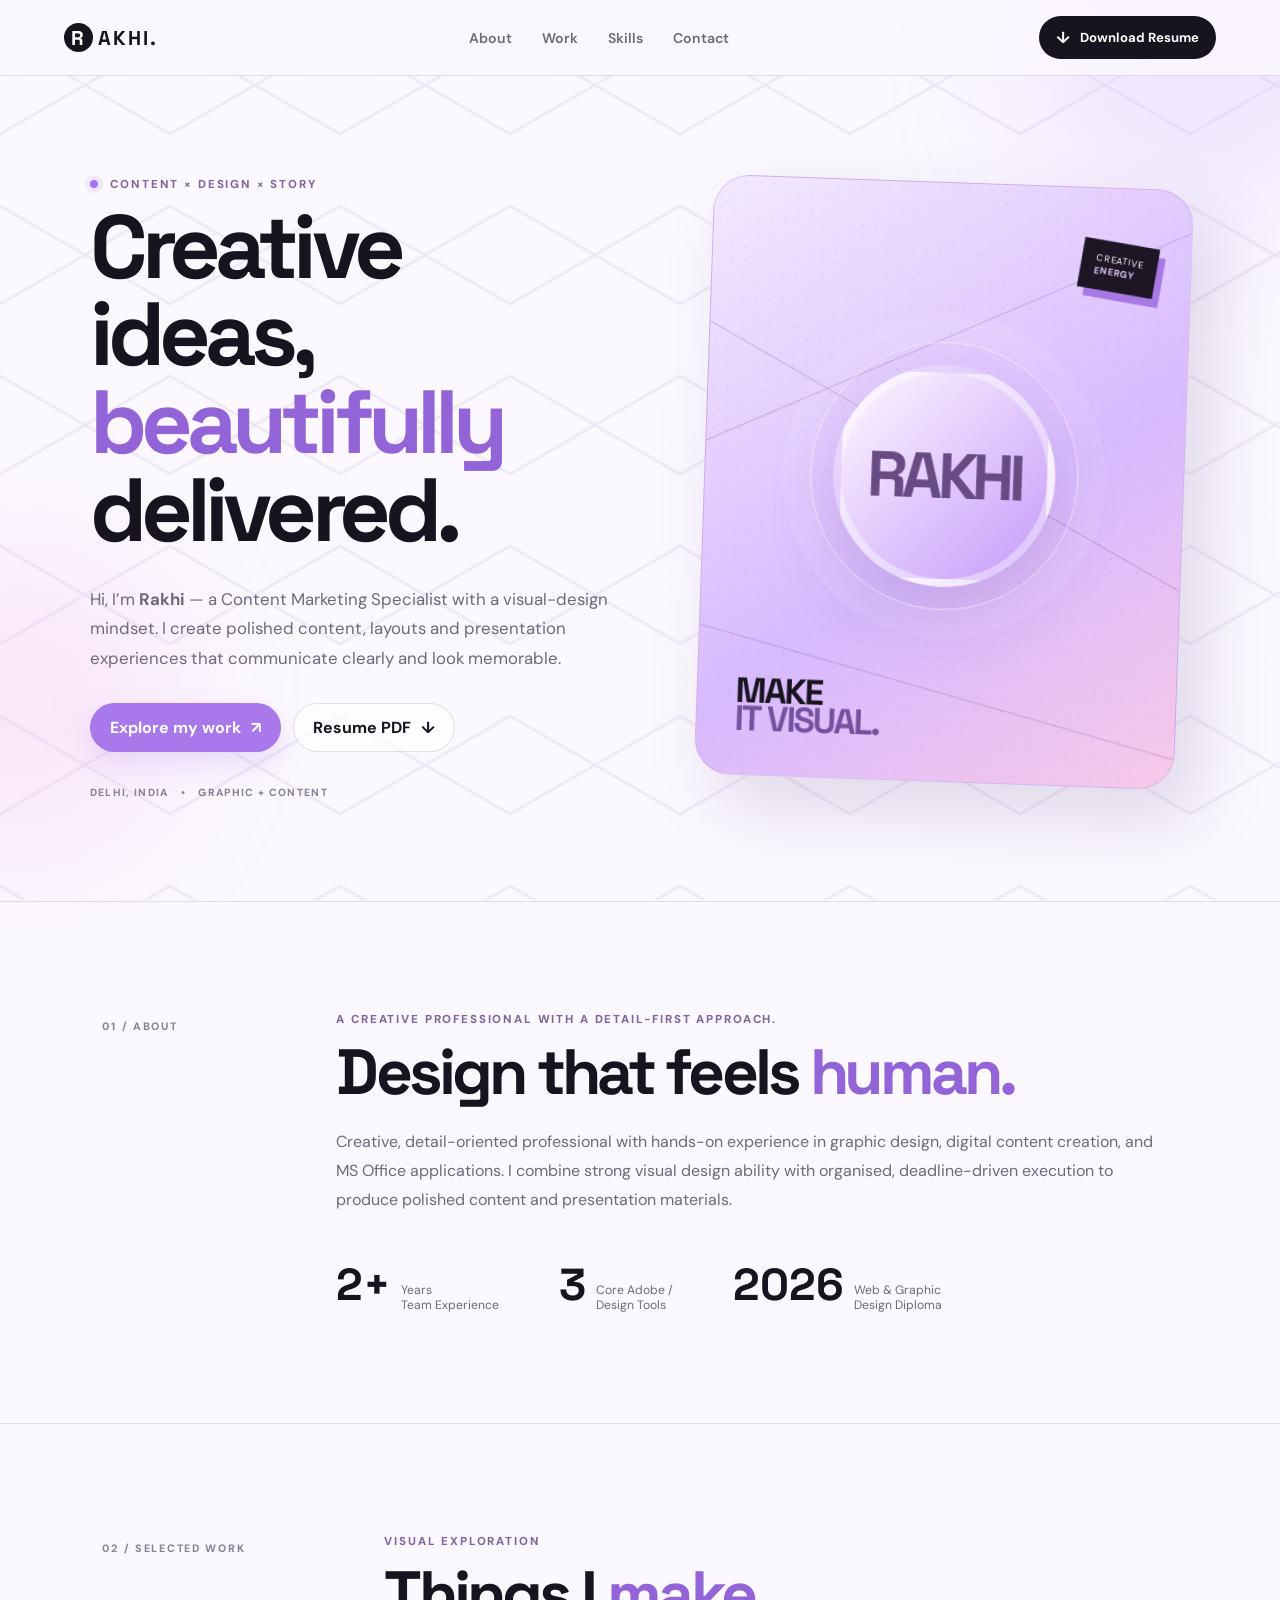
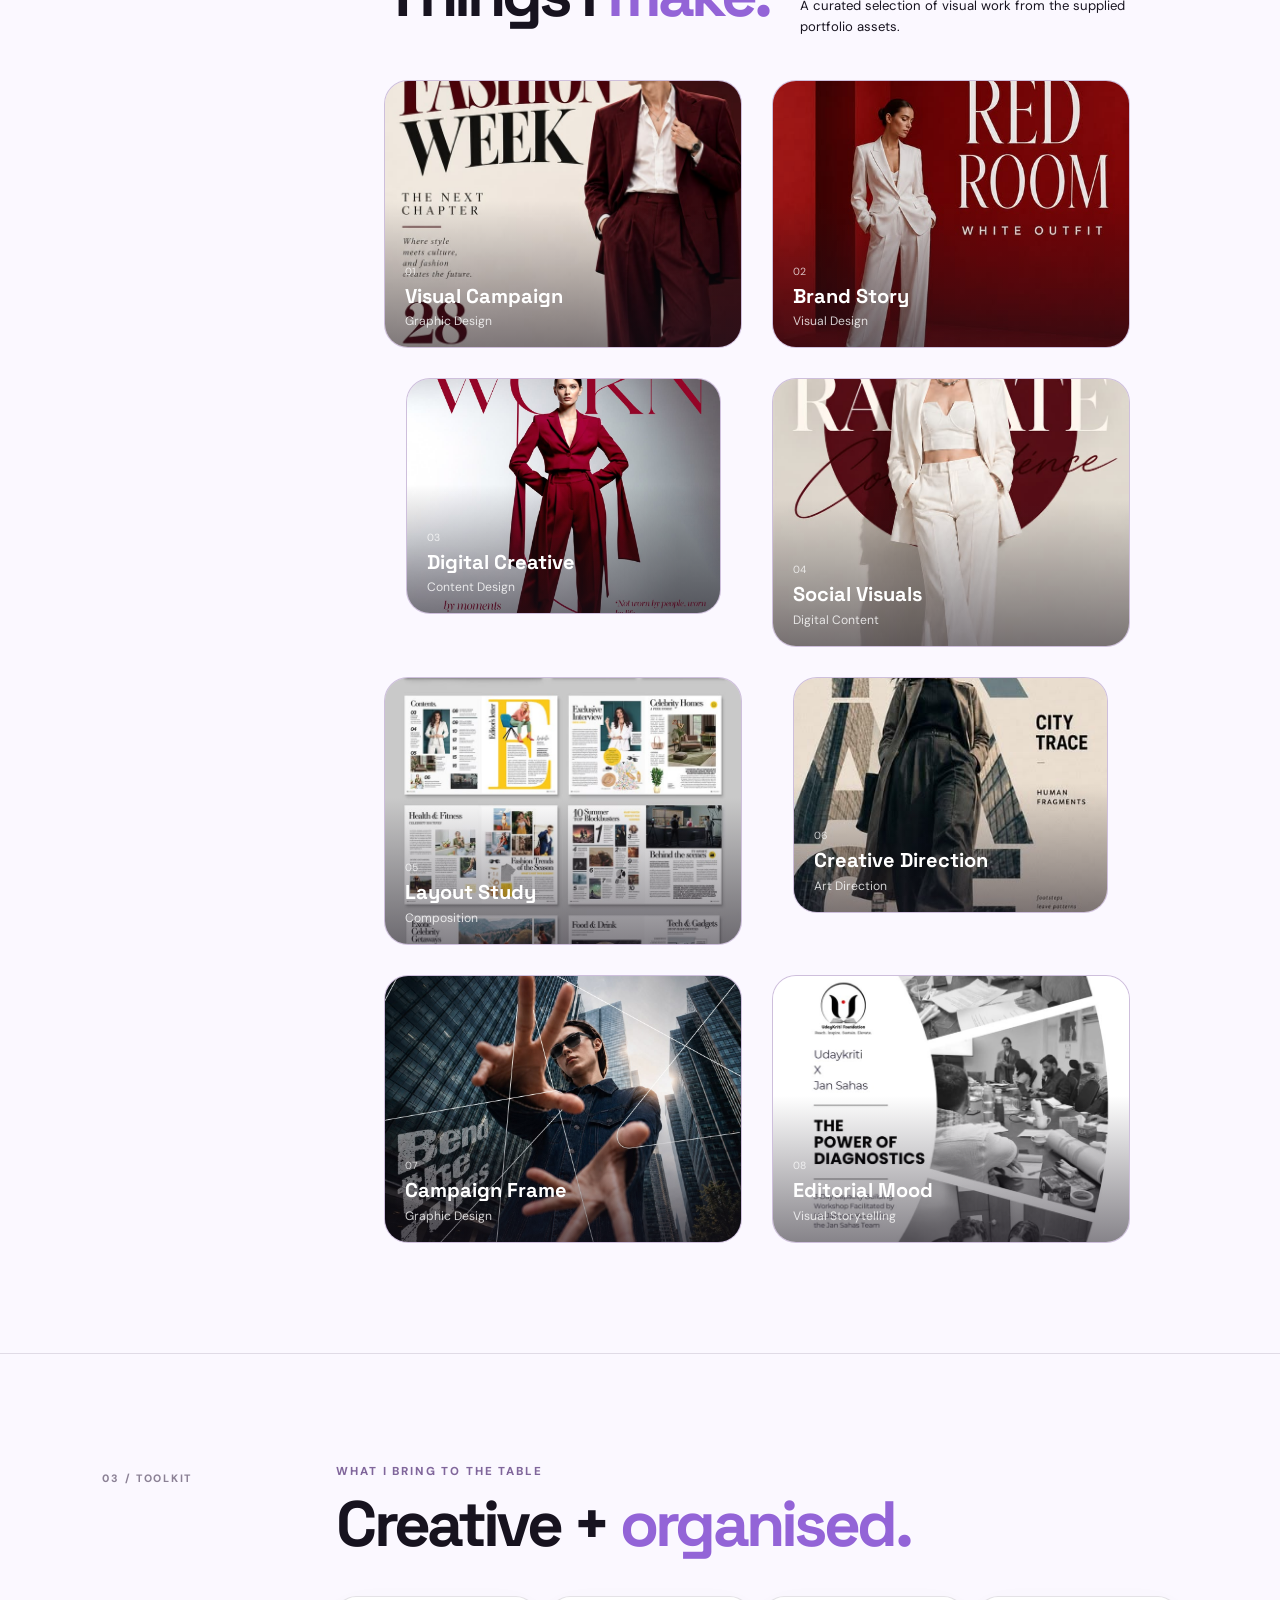
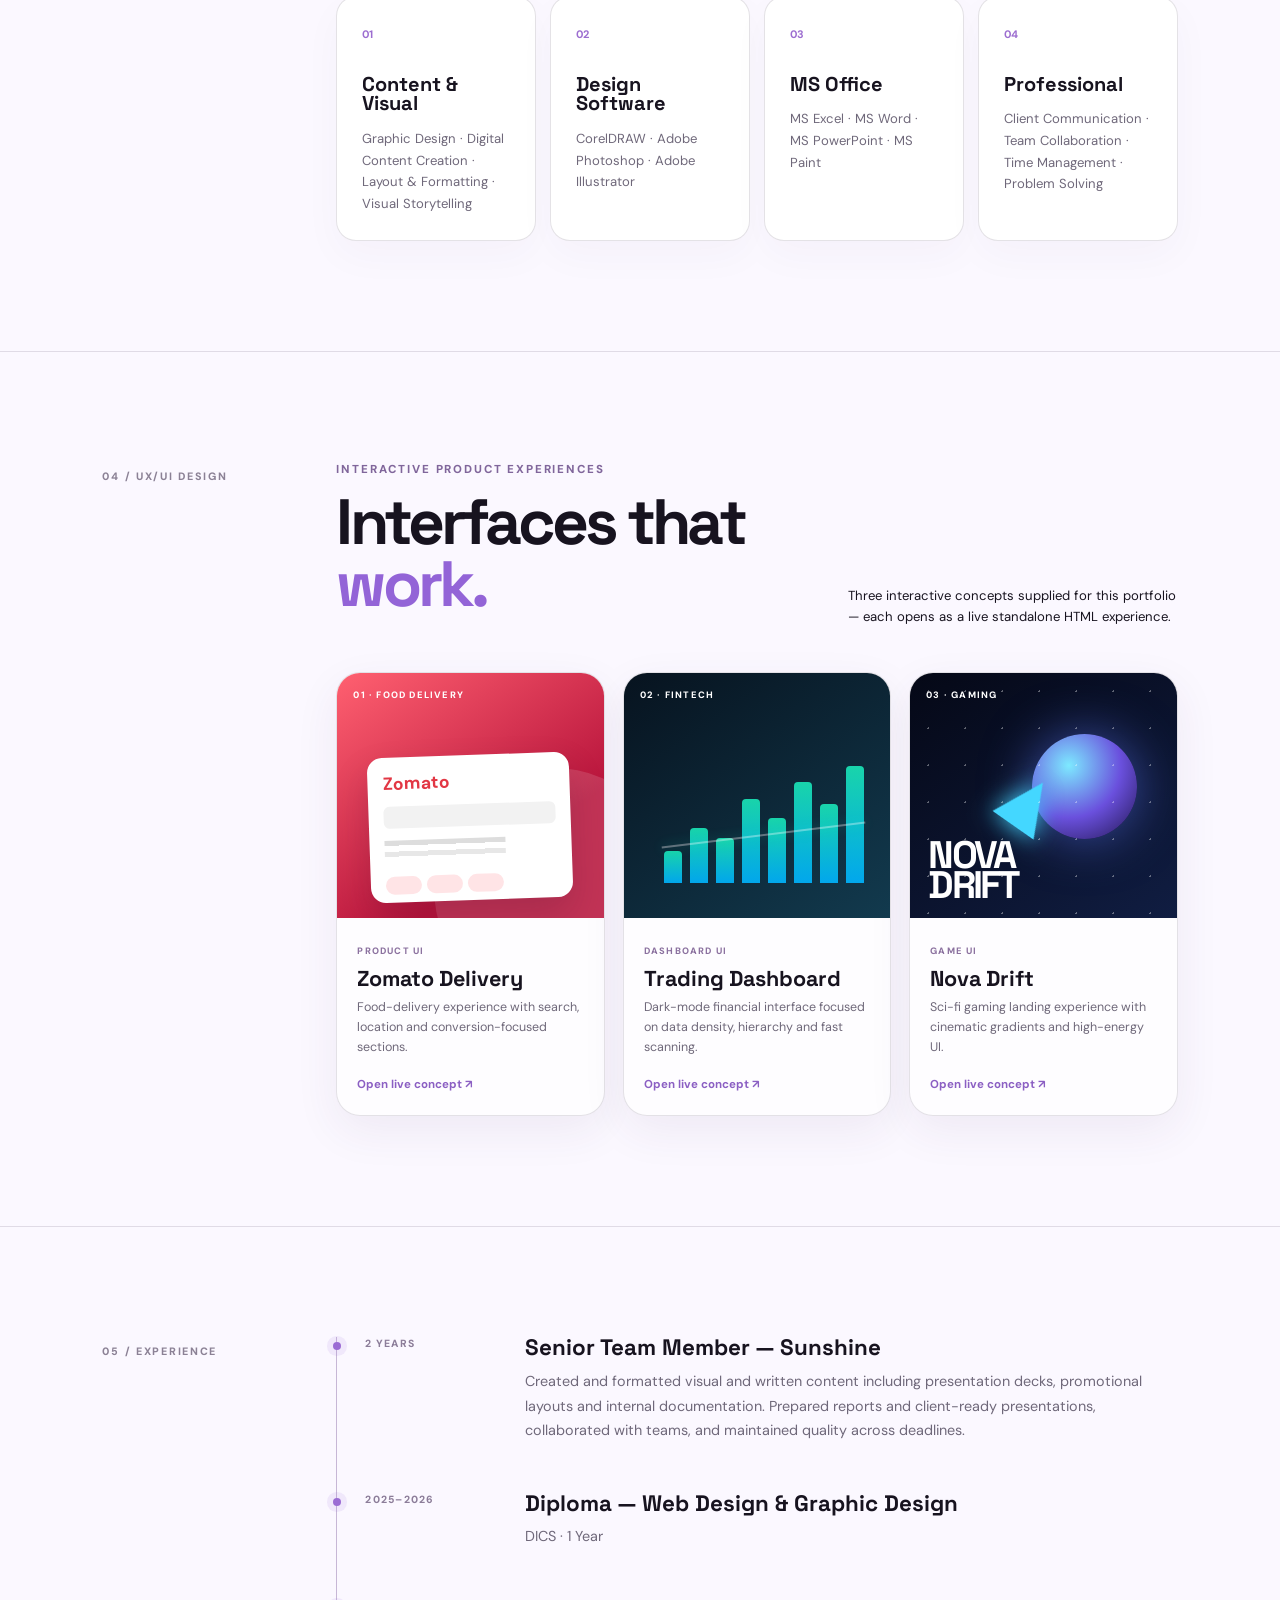
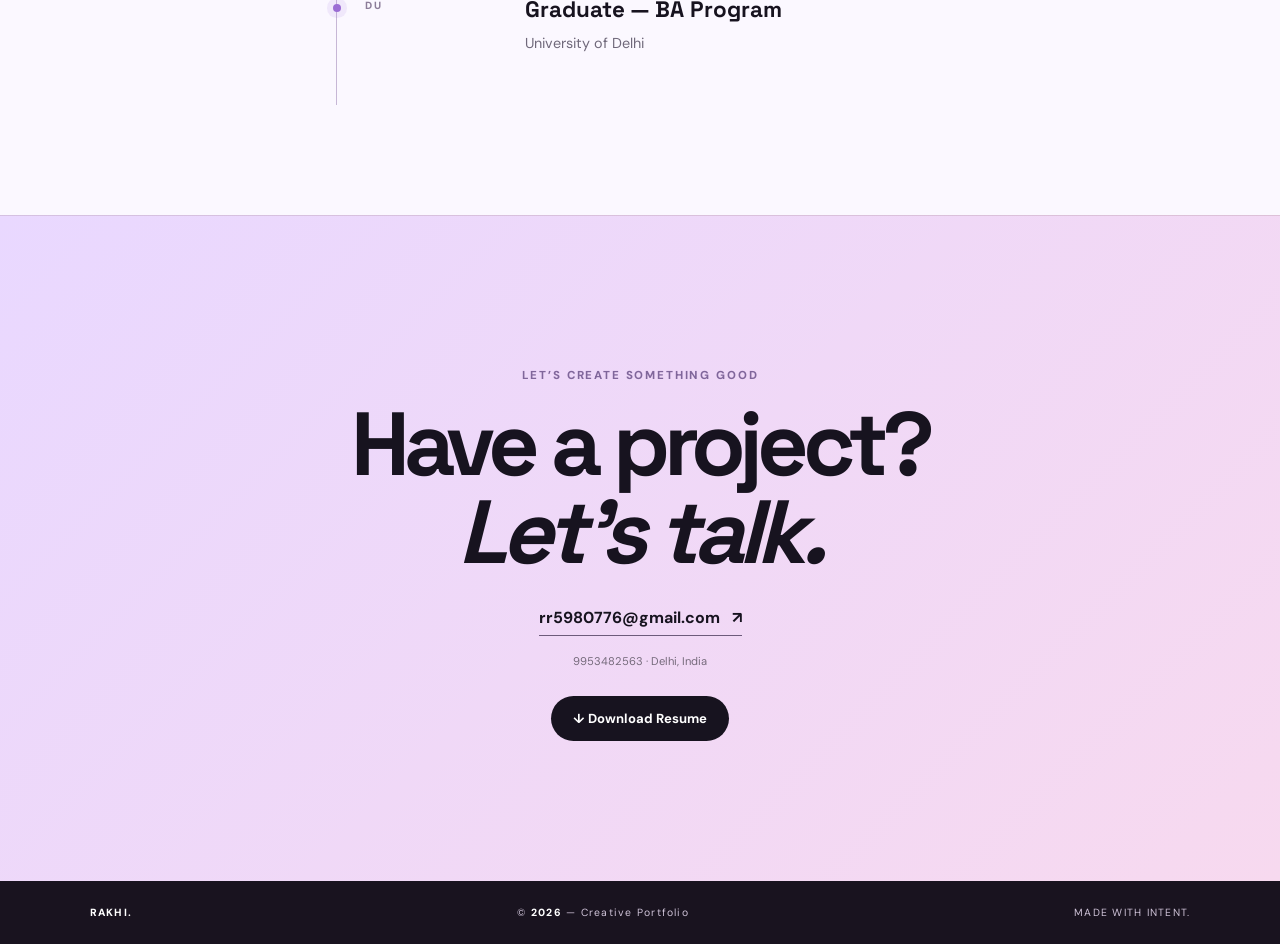
<file: index.html>
<!DOCTYPE html>
<html lang="en">
<head>
  <meta charset="UTF-8">
  <meta name="viewport" content="width=device-width, initial-scale=1.0">
  <meta name="description" content="Rakhi — Content Marketing Specialist, Graphic Designer and Digital Content Creator.">
  <title>Rakhi — Creative Portfolio</title>
  <link rel="preconnect" href="https://fonts.googleapis.com">
  <link rel="preconnect" href="https://fonts.gstatic.com" crossorigin>
  <link href="https://fonts.googleapis.com/css2?family=DM+Sans:wght@400;500;600;700&family=Space+Grotesk:wght@500;600;700&display=swap" rel="stylesheet">
  <link rel="stylesheet" href="style.css">
</head>
<body>
  <div class="web-grid" aria-hidden="true"></div>
  <div class="orb orb-a" aria-hidden="true"></div>
  <div class="orb orb-b" aria-hidden="true"></div>

  <header class="nav">
    <a class="brand" href="#home" aria-label="Rakhi home"><span>R</span>AKHI.</a>
    <nav>
      <a href="#about">About</a>
      <a href="#work">Work</a>
      <a href="#skills">Skills</a>
      <a href="#contact">Contact</a>
    </nav>
    <a class="resume-btn" href="Rakhi-Resume.pdf" download="Rakhi-Resume.pdf">
      <span>↓</span> Download Resume
    </a>
  </header>

  <main>
    <section id="home" class="hero">
      <div class="hero-copy reveal">
        <p class="eyebrow"><span class="dot"></span> CONTENT × DESIGN × STORY</p>
        <h1>Creative ideas,<br><em>beautifully</em> delivered.</h1>
        <p class="lead">Hi, I’m <strong>Rakhi</strong> — a Content Marketing Specialist with a visual-design mindset. I create polished content, layouts and presentation experiences that communicate clearly and look memorable.</p>
        <div class="hero-actions">
          <a class="primary-btn" href="#work">Explore my work <span>↗</span></a>
          <a class="ghost-btn" href="Rakhi-Resume.pdf" download="Rakhi-Resume.pdf">Resume PDF <span>↓</span></a>
        </div>
        <div class="mini-meta">
          <span>DELHI, INDIA</span><span>•</span><span>GRAPHIC + CONTENT</span>
        </div>
      </div>

      <div class="hero-art reveal delay">
        <div class="comic-frame">
          <div class="halftone"></div>
          <div class="web-line w1"></div><div class="web-line w2"></div><div class="web-line w3"></div>
          <div class="sticker">CREATIVE<br><b>ENERGY</b></div>
          <div class="portrait-wrap">
            <div class="portrait-ring"></div>
            <div class="portrait-placeholder">RAKHI</div>
          </div>
          <div class="caption">MAKE<br><b>IT VISUAL.</b></div>
        </div>
      </div>
    </section>

    <section id="about" class="section split">
      <div class="section-tag">01 / ABOUT</div>
      <div class="content">
        <p class="kicker">A creative professional with a detail-first approach.</p>
        <h2>Design that feels <span>human.</span></h2>
        <p>Creative, detail-oriented professional with hands-on experience in graphic design, digital content creation, and MS Office applications. I combine strong visual design ability with organised, deadline-driven execution to produce polished content and presentation materials.</p>
        <div class="stats">
          <div><strong>2+</strong><span>Years<br>Team Experience</span></div>
          <div><strong>3</strong><span>Core Adobe /<br>Design Tools</span></div>
          <div><strong>2026</strong><span>Web & Graphic<br>Design Diploma</span></div>
        </div>
      </div>
    </section>

    <section id="work" class="section work">
      <div class="section-tag">02 / SELECTED WORK</div>
      <div class="content">
        <div class="work-head">
          <div><p class="kicker">Visual exploration</p><h2>Things I <span>make.</span></h2></div>
          <p class="muted">A curated selection of visual work from the supplied portfolio assets.</p>
        </div>
        <div class="gallery">
          <article class="project large"><img src="assets/1.jpg" alt="Graphic design project 1" loading="lazy"><div><span>01</span><h3>Visual Campaign</h3><p>Graphic Design</p></div></article>
          <article class="project"><img src="assets/2.jpg" alt="Graphic design project 2" loading="lazy"><div><span>02</span><h3>Brand Story</h3><p>Visual Design</p></div></article>
          <article class="project"><img src="assets/3.jpg" alt="Graphic design project 3" loading="lazy"><div><span>03</span><h3>Digital Creative</h3><p>Content Design</p></div></article>
          <article class="project wide"><img src="assets/4.jpg" alt="Graphic design project 4" loading="lazy"><div><span>04</span><h3>Social Visuals</h3><p>Digital Content</p></div></article>
          <article class="project"><img src="assets/5.jpg" alt="Graphic design project 5" loading="lazy"><div><span>05</span><h3>Layout Study</h3><p>Composition</p></div></article>
          <article class="project"><img src="assets/6.jpg" alt="Graphic design project 6" loading="lazy"><div><span>06</span><h3>Creative Direction</h3><p>Art Direction</p></div></article>
          <article class="project"><img src="assets/7.jpg" alt="Graphic design project 7" loading="lazy"><div><span>07</span><h3>Campaign Frame</h3><p>Graphic Design</p></div></article>
          <article class="project wide"><img src="assets/8.jpg" alt="Graphic design project 8" loading="lazy"><div><span>08</span><h3>Editorial Mood</h3><p>Visual Storytelling</p></div></article>
        </div>
      </div>
    </section>

    <section id="skills" class="section skills">
      <div class="section-tag">03 / TOOLKIT</div>
      <div class="content">
        <p class="kicker">What I bring to the table</p>
        <h2>Creative + <span>organised.</span></h2>
        <div class="skill-grid">
          <div class="skill-card"><b>01</b><h3>Content & Visual</h3><p>Graphic Design · Digital Content Creation · Layout & Formatting · Visual Storytelling</p></div>
          <div class="skill-card"><b>02</b><h3>Design Software</h3><p>CorelDRAW · Adobe Photoshop · Adobe Illustrator</p></div>
          <div class="skill-card"><b>03</b><h3>MS Office</h3><p>MS Excel · MS Word · MS PowerPoint · MS Paint</p></div>
          <div class="skill-card"><b>04</b><h3>Professional</h3><p>Client Communication · Team Collaboration · Time Management · Problem Solving</p></div>
        </div>
      </div>
    </section>


    <section id="uxui" class="section uxui-section">
      <div class="section-tag">04 / UX/UI DESIGN</div>
      <div class="content">
        <div class="work-head">
          <div><p class="kicker">Interactive product experiences</p><h2>Interfaces that <span>work.</span></h2></div>
          <p class="muted">Three interactive concepts supplied for this portfolio — each opens as a live standalone HTML experience.</p>
        </div>
        <div class="uxui-grid">
          <a class="uxui-card" href="uxui/zomato-delivery.html" target="_blank" rel="noopener">
            <div class="uxui-preview zomato-preview">
              <span class="ux-badge">01 · FOOD DELIVERY</span>
              <div class="ux-window">
                <strong>Zomato</strong>
                <div class="ux-search"></div>
                <div class="ux-lines"></div>
                <div class="ux-pills"><i></i><i></i><i></i></div>
              </div>
            </div>
            <div class="ux-info"><span>PRODUCT UI</span><h3>Zomato Delivery</h3><p>Food-delivery experience with search, location and conversion-focused sections.</p><b>Open live concept ↗</b></div>
          </a>
          <a class="uxui-card" href="uxui/trading-dashboard.html" target="_blank" rel="noopener">
            <div class="uxui-preview trading-preview">
              <span class="ux-badge">02 · FINTECH</span>
              <div class="chart">
                <span style="height:25%"></span><span style="height:42%"></span><span style="height:35%"></span><span style="height:65%"></span><span style="height:50%"></span><span style="height:78%"></span><span style="height:61%"></span><span style="height:90%"></span>
              </div>
              <div class="chart-line"></div>
            </div>
            <div class="ux-info"><span>DASHBOARD UI</span><h3>Trading Dashboard</h3><p>Dark-mode financial interface focused on data density, hierarchy and fast scanning.</p><b>Open live concept ↗</b></div>
          </a>
          <a class="uxui-card" href="uxui/nova-drift.html" target="_blank" rel="noopener">
            <div class="uxui-preview game-preview">
              <span class="ux-badge">03 · GAMING</span>
              <div class="planet"></div><div class="ship"></div><div class="stars"></div>
              <strong>NOVA<br>DRIFT</strong>
            </div>
            <div class="ux-info"><span>GAME UI</span><h3>Nova Drift</h3><p>Sci-fi gaming landing experience with cinematic gradients and high-energy UI.</p><b>Open live concept ↗</b></div>
          </a>
        </div>
      </div>
    </section>

    <section id="experience" class="section experience">
      <div class="section-tag">05 / EXPERIENCE</div>
      <div class="content">
        <div class="timeline">
          <div class="time-item"><span>2 YEARS</span><div><h3>Senior Team Member — Sunshine</h3><p>Created and formatted visual and written content including presentation decks, promotional layouts and internal documentation. Prepared reports and client-ready presentations, collaborated with teams, and maintained quality across deadlines.</p></div></div>
          <div class="time-item"><span>2025–2026</span><div><h3>Diploma — Web Design & Graphic Design</h3><p>DICS · 1 Year</p></div></div>
          <div class="time-item"><span>DU</span><div><h3>Graduate — BA Program</h3><p>University of Delhi</p></div></div>
        </div>
      </div>
    </section>

    <section id="contact" class="contact">
      <div class="contact-web" aria-hidden="true"></div>
      <p class="eyebrow">LET’S CREATE SOMETHING GOOD</p>
      <h2>Have a project?<br><em>Let’s talk.</em></h2>
      <a class="mail" href="mailto:rr5980776@gmail.com">rr5980776@gmail.com <span>↗</span></a>
      <p class="contact-small">9953482563 · Delhi, India</p>
      <a class="resume-btn big" href="Rakhi-Resume.pdf" download="Rakhi-Resume.pdf">↓ Download Resume</a>
    </section>
  </main>

  <footer><span>RAKHI.</span><span>© <span id="year"></span> — Creative Portfolio</span><span>MADE WITH INTENT.</span></footer>

  <script src="script.js"></script>
<!-- PORTFOLIO BUILD V3: SMALLER GALLERY + ANIMATION -->
</body>
</html>
</file>
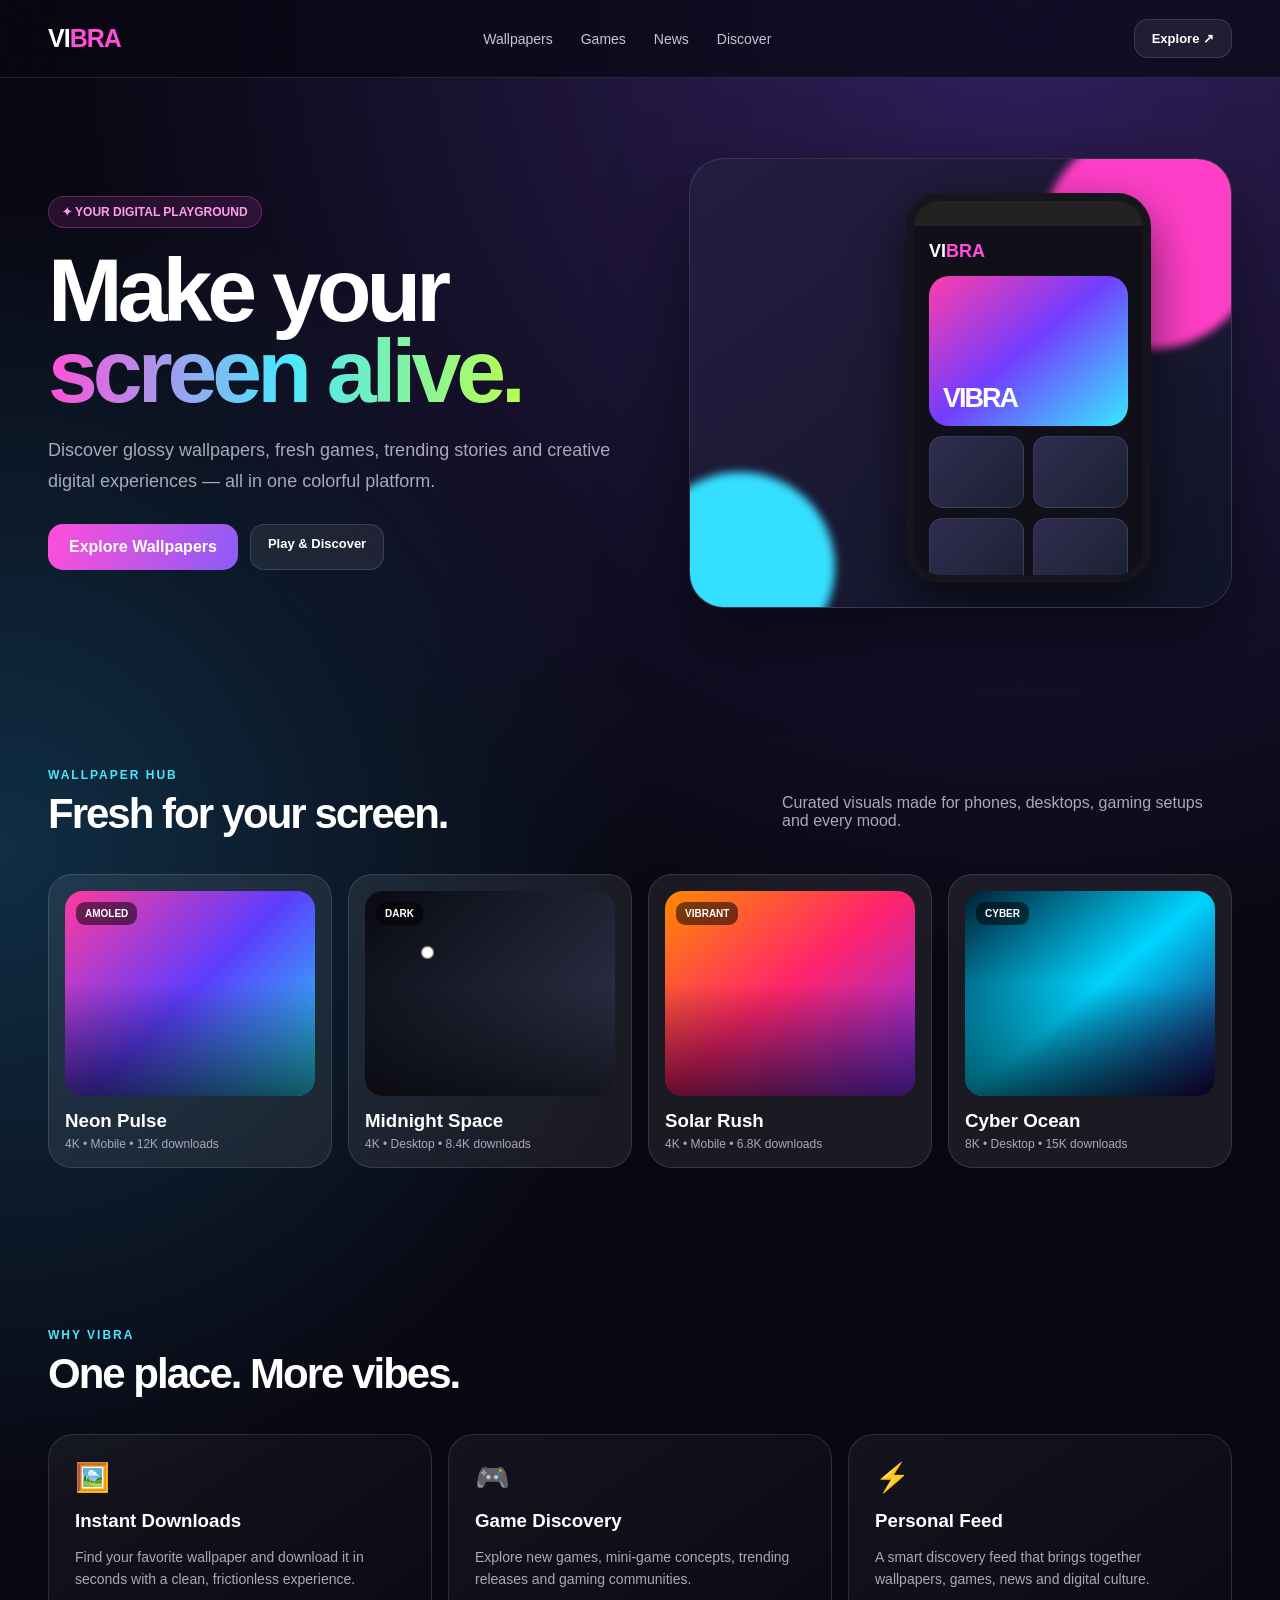
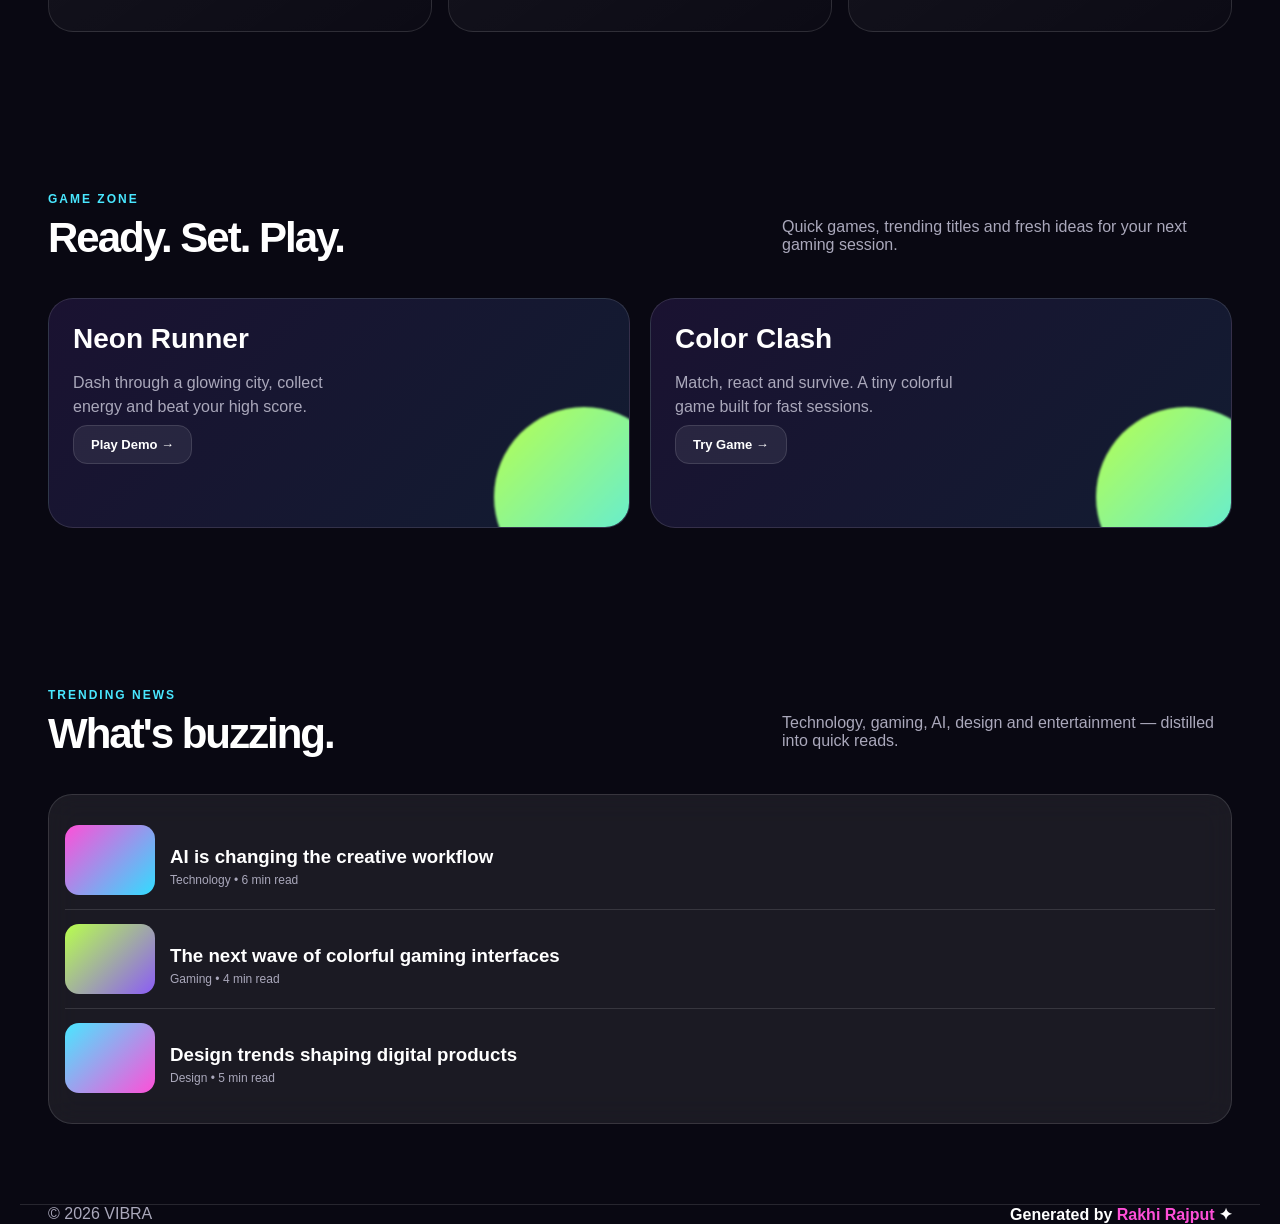
<file: Project 1 (VIBRA).html>
<!DOCTYPE html>
<html lang="en">
<head>
<meta charset="UTF-8">
<meta name="viewport" content="width=device-width, initial-scale=1.0">
<title>VIBRA — Digital Discovery Platform</title>
<style>
:root{
  --bg:#090812; --card:rgba(255,255,255,.075); --line:rgba(255,255,255,.12);
  --text:#fff; --muted:#aaa8bb; --pink:#ff4fd8; --cyan:#49e7ff; --violet:#8b5cf6; --lime:#b8ff4d;
}
*{box-sizing:border-box} html{scroll-behavior:smooth}
body{margin:0;background:radial-gradient(circle at 80% 0%,#30205d 0,transparent 32%),radial-gradient(circle at 0 30%,#102e45 0,transparent 28%),var(--bg);color:var(--text);font-family:Inter,Arial,sans-serif}
a{text-decoration:none;color:inherit}.wrap{max-width:1240px;margin:auto;padding:0 28px}
nav{height:78px;display:flex;align-items:center;justify-content:space-between;position:sticky;top:0;z-index:10;background:rgba(9,8,18,.72);backdrop-filter:blur(20px);border-bottom:1px solid var(--line)}
.logo{font-size:25px;font-weight:900;letter-spacing:-1px}.logo span{color:var(--pink)}
.navlinks{display:flex;gap:28px;color:#c9c6d5;font-size:14px}.navlinks a:hover{color:white}
.btn{border:1px solid var(--line);padding:11px 17px;border-radius:14px;background:rgba(255,255,255,.07);font-weight:700;font-size:13px}
.hero{min-height:610px;display:grid;grid-template-columns:1.05fr .95fr;gap:40px;align-items:center;padding:70px 0}
.badge{display:inline-flex;padding:8px 13px;border-radius:99px;background:rgba(255,79,216,.12);border:1px solid rgba(255,79,216,.3);color:#ff9ceb;font-size:12px;font-weight:800}
h1{font-size:clamp(52px,7vw,92px);line-height:.91;letter-spacing:-5px;margin:22px 0}
h1 .grad{background:linear-gradient(90deg,var(--pink),var(--cyan),var(--lime));-webkit-background-clip:text;color:transparent}
.hero p{max-width:600px;color:var(--muted);font-size:18px;line-height:1.7}
.actions{display:flex;gap:12px;margin-top:28px}.primary{background:linear-gradient(110deg,var(--pink),var(--violet));border:0;padding:14px 21px;border-radius:15px;font-weight:900}
.visual{height:450px;position:relative;border-radius:35px;background:linear-gradient(145deg,#261d42,#101527);border:1px solid var(--line);overflow:hidden;box-shadow:0 30px 80px #0008}
.blob{position:absolute;border-radius:50%;filter:blur(4px)}.b1{width:220px;height:220px;background:#ff3fc8;right:-30px;top:-30px}.b2{width:190px;height:190px;background:#35dfff;left:-45px;bottom:-55px}.phone{position:absolute;width:245px;height:390px;right:80px;top:34px;border:8px solid #16151e;border-radius:34px;background:#11101a;box-shadow:0 20px 50px #0009;overflow:hidden}
.phone-top{height:25px;background:#222}.screen{padding:15px}.mini-logo{font-weight:900;font-size:18px}.mini-logo span{color:var(--pink)}
.wall{height:150px;margin-top:14px;border-radius:20px;background:linear-gradient(140deg,#ff3da9,#733dff 48%,#36eaff);position:relative;overflow:hidden}.wall:after{content:"VIBRA";position:absolute;bottom:12px;left:14px;font-weight:900;font-size:27px;letter-spacing:-2px}
.mini-row{display:grid;grid-template-columns:1fr 1fr;gap:9px;margin-top:10px}.mini-card{height:72px;border-radius:14px;background:linear-gradient(135deg,#302d51,#1b2032);border:1px solid #ffffff18}
section{padding:80px 0}.section-head{display:flex;justify-content:space-between;align-items:end;margin-bottom:28px}.eyebrow{color:var(--cyan);font-weight:900;font-size:12px;text-transform:uppercase;letter-spacing:2px}h2{font-size:42px;letter-spacing:-2px;margin:8px 0}.section-head p{color:var(--muted);max-width:450px}
.grid{display:grid;grid-template-columns:repeat(4,1fr);gap:16px}.card{border:1px solid var(--line);background:var(--card);border-radius:24px;padding:16px;backdrop-filter:blur(15px);transition:.25s}.card:hover{transform:translateY(-6px);border-color:#ffffff32}
.thumb{height:205px;border-radius:18px;position:relative;overflow:hidden}.thumb:after{content:"";position:absolute;inset:0;background:linear-gradient(transparent 45%,#0009)}
.w1{background:linear-gradient(135deg,#ff3b9d,#5d3dff,#20dff0)}.w2{background:radial-gradient(circle at 25% 30%,#fff 0 2%,transparent 3%),linear-gradient(135deg,#090a12,#31364d)}.w3{background:linear-gradient(140deg,#ff8a00,#ff236d 48%,#7c31ff)}.w4{background:linear-gradient(140deg,#001f34,#00d4ff,#1c004f)}
.tag{position:absolute;z-index:2;top:11px;left:11px;background:#0008;padding:6px 9px;border-radius:9px;font-size:10px;font-weight:800}.card h3{margin:14px 0 5px}.meta{color:var(--muted);font-size:12px}
.features{display:grid;grid-template-columns:repeat(3,1fr);gap:16px}.feature{padding:26px;border-radius:25px;background:linear-gradient(145deg,#ffffff0d,#ffffff04);border:1px solid var(--line)}.icon{font-size:28px}.feature h3{margin:16px 0 8px}.feature p{color:var(--muted);line-height:1.6;font-size:14px}
.split{display:grid;grid-template-columns:1fr 1fr;gap:20px}.news{display:flex;gap:15px;align-items:center;padding:14px 0;border-bottom:1px solid var(--line)}.news:last-child{border:0}.news-img{width:90px;height:70px;border-radius:14px;flex:none;background:linear-gradient(135deg,#ff4fd8,#31ddff)}
.game{min-height:230px;background:linear-gradient(135deg,#1a1231,#121c31);border-radius:25px;border:1px solid var(--line);padding:24px;position:relative;overflow:hidden}.game strong{font-size:28px}.game p{color:var(--muted);max-width:300px;line-height:1.5}.game .orb{position:absolute;width:180px;height:180px;border-radius:50%;background:linear-gradient(135deg,var(--lime),var(--cyan));right:-45px;bottom:-60px;filter:blur(1px)}
footer{border-top:1px solid var(--line);padding:45px 0;color:var(--muted);display:flex;justify-content:space-between}.credit{color:white;font-weight:800}.credit span{color:var(--pink)}
@media(max-width:850px){.hero,.split{grid-template-columns:1fr}.visual{height:390px}.phone{right:50%;transform:translateX(50%)}.grid{grid-template-columns:repeat(2,1fr)}.features{grid-template-columns:1fr}.navlinks{display:none}}
@media(max-width:520px){.wrap{padding:0 17px}.hero{padding:45px 0}h1{font-size:54px}.grid{grid-template-columns:1fr}.section-head{display:block}.section-head p{margin-top:12px}}
</style>
</head>
<body>
<nav><div class="wrap" style="width:100%;display:flex;align-items:center;justify-content:space-between"><a class="logo" href="#">VI<span>BRA</span></a><div class="navlinks"><a href="#wallpapers">Wallpapers</a><a href="#games">Games</a><a href="#news">News</a><a href="#discover">Discover</a></div><a class="btn" href="#wallpapers">Explore ↗</a></div></nav>

<main class="wrap">
<section class="hero">
<div>
<div class="badge">✦ YOUR DIGITAL PLAYGROUND</div>
<h1>Make your<br><span class="grad">screen alive.</span></h1>
<p>Discover glossy wallpapers, fresh games, trending stories and creative digital experiences — all in one colorful platform.</p>
<div class="actions"><a class="primary" href="#wallpapers">Explore Wallpapers</a><a class="btn" href="#games">Play & Discover</a></div>
</div>
<div class="visual"><div class="blob b1"></div><div class="blob b2"></div><div class="phone"><div class="phone-top"></div><div class="screen"><div class="mini-logo">VI<span>BRA</span></div><div class="wall"></div><div class="mini-row"><div class="mini-card"></div><div class="mini-card"></div></div><div class="mini-row"><div class="mini-card"></div><div class="mini-card"></div></div></div></div></div>
</section>

<section id="wallpapers">
<div class="section-head"><div><div class="eyebrow">Wallpaper Hub</div><h2>Fresh for your screen.</h2></div><p>Curated visuals made for phones, desktops, gaming setups and every mood.</p></div>
<div class="grid">
<div class="card"><div class="thumb w1"><span class="tag">AMOLED</span></div><h3>Neon Pulse</h3><div class="meta">4K • Mobile • 12K downloads</div></div>
<div class="card"><div class="thumb w2"><span class="tag">DARK</span></div><h3>Midnight Space</h3><div class="meta">4K • Desktop • 8.4K downloads</div></div>
<div class="card"><div class="thumb w3"><span class="tag">VIBRANT</span></div><h3>Solar Rush</h3><div class="meta">4K • Mobile • 6.8K downloads</div></div>
<div class="card"><div class="thumb w4"><span class="tag">CYBER</span></div><h3>Cyber Ocean</h3><div class="meta">8K • Desktop • 15K downloads</div></div>
</div>
</section>

<section id="discover">
<div class="section-head"><div><div class="eyebrow">Why VIBRA</div><h2>One place. More vibes.</h2></div></div>
<div class="features">
<div class="feature"><div class="icon">🖼️</div><h3>Instant Downloads</h3><p>Find your favorite wallpaper and download it in seconds with a clean, frictionless experience.</p></div>
<div class="feature"><div class="icon">🎮</div><h3>Game Discovery</h3><p>Explore new games, mini-game concepts, trending releases and gaming communities.</p></div>
<div class="feature"><div class="icon">⚡</div><h3>Personal Feed</h3><p>A smart discovery feed that brings together wallpapers, games, news and digital culture.</p></div>
</div>
</section>

<section id="games">
<div class="section-head"><div><div class="eyebrow">Game Zone</div><h2>Ready. Set. Play.</h2></div><p>Quick games, trending titles and fresh ideas for your next gaming session.</p></div>
<div class="split">
<div class="game"><strong>Neon Runner</strong><p>Dash through a glowing city, collect energy and beat your high score.</p><a class="btn" href="#">Play Demo →</a><div class="orb"></div></div>
<div class="game"><strong>Color Clash</strong><p>Match, react and survive. A tiny colorful game built for fast sessions.</p><a class="btn" href="#">Try Game →</a><div class="orb"></div></div>
</div>
</section>

<section id="news">
<div class="section-head"><div><div class="eyebrow">Trending News</div><h2>What's buzzing.</h2></div><p>Technology, gaming, AI, design and entertainment — distilled into quick reads.</p></div>
<div class="card">
<div class="news"><div class="news-img"></div><div><h3>AI is changing the creative workflow</h3><div class="meta">Technology • 6 min read</div></div></div>
<div class="news"><div class="news-img" style="background:linear-gradient(135deg,#b8ff4d,#8b5cf6)"></div><div><h3>The next wave of colorful gaming interfaces</h3><div class="meta">Gaming • 4 min read</div></div></div>
<div class="news"><div class="news-img" style="background:linear-gradient(135deg,#49e7ff,#ff4fd8)"></div><div><h3>Design trends shaping digital products</h3><div class="meta">Design • 5 min read</div></div></div>
</div>
</section>
</main>

<footer class="wrap"><div>© 2026 VIBRA</div><div class="credit">Generated by <span>Rakhi Rajput</span> ✦</div></footer>
</body>
</html>
</file>
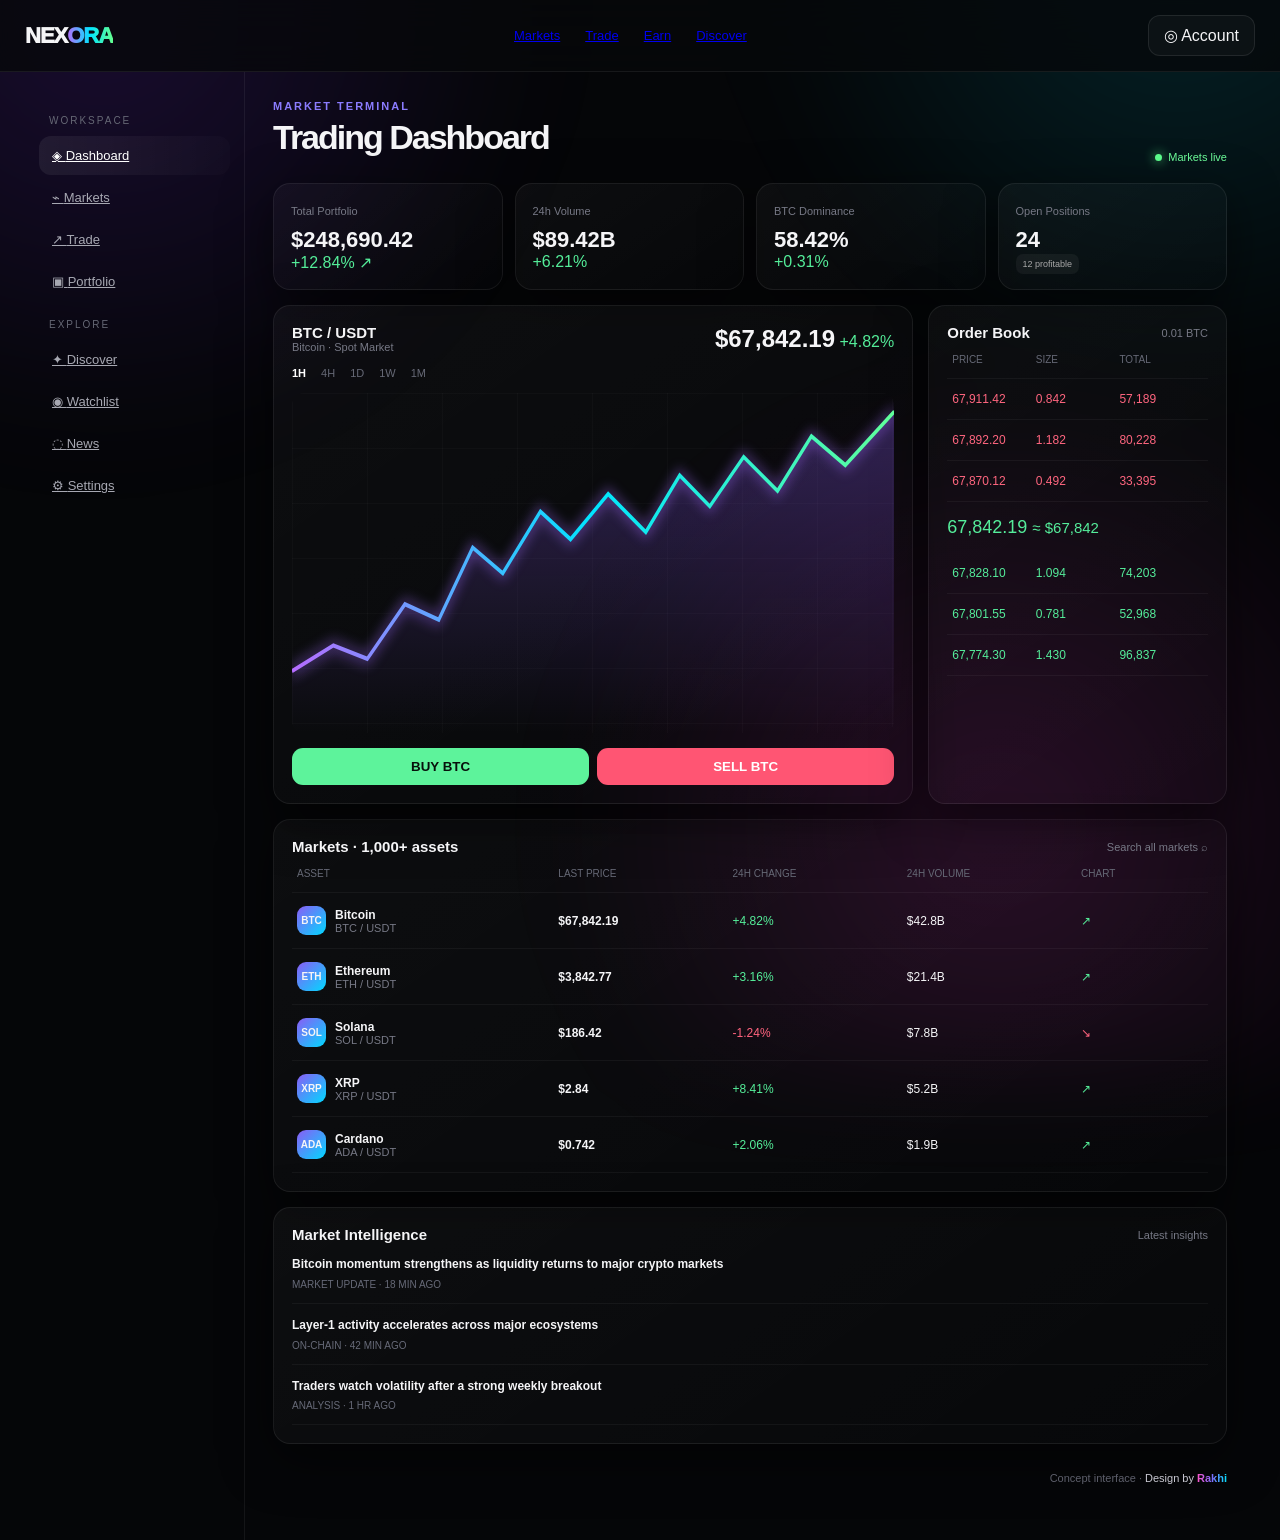
<file: Project 2 (NEXORA — Crypto Trading Dashboard).html>
<!DOCTYPE html>
<html lang="en">
<head>
<meta charset="UTF-8">
<meta name="viewport" content="width=device-width, initial-scale=1.0">
<title>NEXORA — Crypto Trading Dashboard</title>
<style>
*{box-sizing:border-box}body{margin:0;background:#050608;color:#f5f5f7;font-family:Inter,Arial,sans-serif}
body:before{content:"";position:fixed;inset:-20%;z-index:-2;background:radial-gradient(circle at 20% 15%,#6d28d933,transparent 25%),radial-gradient(circle at 80% 10%,#00e5ff22,transparent 24%),radial-gradient(circle at 70% 80%,#ff2bd622,transparent 28%);filter:blur(50px)}
.wrap{max-width:1500px;margin:auto;padding:0 25px}nav{height:72px;border-bottom:1px solid #ffffff12;background:#07080bcc;backdrop-filter:blur(20px);display:flex;align-items:center;justify-content:space-between;position:sticky;top:0;z-index:5}
.logo{font-weight:950;font-size:22px;letter-spacing:-1px}.logo i{font-style:normal;background:linear-gradient(90deg,#b86cff,#00e5ff,#65ff8f);-webkit-background-clip:text;color:transparent}
.nav{display:flex;gap:25px;color:#999aa5;font-size:13px}.nav a:hover{color:#fff}.account{padding:10px 15px;border:1px solid #ffffff17;border-radius:12px;background:#ffffff08}
.layout{display:grid;grid-template-columns:220px 1fr;min-height:calc(100vh - 72px)}aside{border-right:1px solid #ffffff10;padding:25px 14px}.side-title{color:#666875;font-size:10px;text-transform:uppercase;letter-spacing:2px;margin:18px 10px 10px}.side a{display:block;padding:12px 13px;color:#a7a8b2;border-radius:12px;font-size:13px;margin:3px 0}.side a.active,.side a:hover{background:linear-gradient(90deg,#ffffff12,#ffffff04);color:white}.main{padding:28px}
.top{display:flex;justify-content:space-between;align-items:end;margin-bottom:20px}.eyebrow{color:#8b7cff;font-size:11px;font-weight:900;letter-spacing:2px}.top h1{font-size:34px;letter-spacing:-2px;margin:6px 0}.status{font-size:11px;color:#6dff9a}.dot{display:inline-block;width:7px;height:7px;border-radius:50%;background:#5dff8d;margin-right:6px;box-shadow:0 0 12px #5dff8d}
.stats{display:grid;grid-template-columns:repeat(4,1fr);gap:12px}.stat,.panel{background:linear-gradient(145deg,#ffffff09,#ffffff03);border:1px solid #ffffff12;border-radius:17px;box-shadow:0 15px 50px #0008}.stat{padding:17px}.stat small{color:#777986;font-size:11px}.stat strong{display:block;font-size:22px;margin-top:8px}.up{color:#55ee9a}.down{color:#ff637e}
.dashboard{display:grid;grid-template-columns:1.5fr .7fr;gap:15px;margin-top:15px}.panel{padding:18px}.panel-head{display:flex;justify-content:space-between;align-items:center}.panel h2{font-size:15px;margin:0}.muted{color:#777986;font-size:11px}
.chart{height:340px;margin-top:10px;position:relative;overflow:hidden;border-radius:12px;background:linear-gradient(#ffffff06 1px,transparent 1px),linear-gradient(90deg,#ffffff06 1px,transparent 1px);background-size:100% 55px,75px 100%}
svg{width:100%;height:100%}.glow{filter:drop-shadow(0 0 7px #9f6bff)}.tabs{display:flex;gap:15px;margin:14px 0;color:#666976;font-size:11px}.tabs b{color:white}
.order{display:grid;grid-template-columns:1fr 1fr;gap:8px;margin-top:15px}.order button{border:0;border-radius:11px;padding:11px;font-weight:800;background:#5df39b;color:#07100b}.order button:last-child{background:#ff5573;color:white}
.table{margin-top:15px}.row{display:grid;grid-template-columns:1.5fr 1fr 1fr 1fr .7fr;align-items:center;padding:13px 5px;border-bottom:1px solid #ffffff0b;font-size:12px}.row.head{color:#666976;font-size:10px;text-transform:uppercase}.coin{display:flex;gap:9px;align-items:center}.coin-icon{width:29px;height:29px;border-radius:9px;background:linear-gradient(135deg,#8b5cf6,#00d9ff);display:grid;place-items:center;font-weight:900;font-size:10px}
.book .row{grid-template-columns:1fr 1fr 1fr}.book .sell{color:#ff667f}.book .buy{color:#55ed9b}
.news{margin-top:15px}.news-item{padding:13px 0;border-bottom:1px solid #ffffff0b}.news-item b{font-size:12px;line-height:1.4;display:block}.news-item span{color:#676a78;font-size:10px;display:block;margin-top:6px}
.mini-chart{height:40px}.badge{font-size:9px;padding:5px 7px;border-radius:7px;background:#ffffff0c;color:#aaa}
footer{text-align:right;color:#5d5f6b;font-size:11px;padding:28px 0}.credit{color:#c9c9d2}.credit span{background:linear-gradient(90deg,#ff55c8,#7d6bff,#00e5ff);-webkit-background-clip:text;color:transparent;font-weight:900}
@media(max-width:1050px){.layout{grid-template-columns:80px 1fr}.side-title,.side a span{display:none}.side a{text-align:center}.dashboard{grid-template-columns:1fr}.stats{grid-template-columns:repeat(2,1fr)}}@media(max-width:650px){.nav{display:none}.main{padding:18px}.layout{display:block}aside{display:none}.stats{grid-template-columns:1fr 1fr}.row{grid-template-columns:1.5fr 1fr 1fr}.row>*:nth-child(4),.row>*:nth-child(5){display:none}.top{display:block}}
</style>
</head>
<body>
<nav><div class="wrap" style="width:100%;display:flex;justify-content:space-between;align-items:center"><div class="logo">NEX<i>ORA</i></div><div class="nav"><a href="#">Markets</a><a href="#">Trade</a><a href="#">Earn</a><a href="#">Discover</a></div><div class="account">◎ Account</div></div></nav>
<div class="wrap layout">
<aside><div class="side-title">Workspace</div><div class="side"><a class="active" href="#">◈ <span>Dashboard</span></a><a href="#">⌁ <span>Markets</span></a><a href="#">↗ <span>Trade</span></a><a href="#">▣ <span>Portfolio</span></a></div><div class="side-title">Explore</div><div class="side"><a href="#">✦ <span>Discover</span></a><a href="#">◉ <span>Watchlist</span></a><a href="#">◌ <span>News</span></a><a href="#">⚙ <span>Settings</span></a></div></aside>
<main class="main">
<div class="top"><div><div class="eyebrow">MARKET TERMINAL</div><h1>Trading Dashboard</h1></div><div class="status"><span class="dot"></span>Markets live</div></div>
<div class="stats">
<div class="stat"><small>Total Portfolio</small><strong>$248,690.42</strong><span class="up">+12.84% ↗</span></div>
<div class="stat"><small>24h Volume</small><strong>$89.42B</strong><span class="up">+6.21%</span></div>
<div class="stat"><small>BTC Dominance</small><strong>58.42%</strong><span class="up">+0.31%</span></div>
<div class="stat"><small>Open Positions</small><strong>24</strong><span class="badge">12 profitable</span></div>
</div>
<div class="dashboard">
<section class="panel"><div class="panel-head"><div><h2>BTC / USDT</h2><div class="muted">Bitcoin · Spot Market</div></div><div><strong style="font-size:24px">$67,842.19</strong> <span class="up">+4.82%</span></div></div>
<div class="tabs"><b>1H</b><span>4H</span><span>1D</span><span>1W</span><span>1M</span></div>
<div class="chart">
<svg viewBox="0 0 800 330" preserveAspectRatio="none">
<defs><linearGradient id="g" x1="0" x2="1"><stop stop-color="#b66cff"/><stop offset=".5" stop-color="#00e5ff"/><stop offset="1" stop-color="#61ff9a"/></linearGradient><linearGradient id="fill" x1="0" x2="0" y1="0" y2="1"><stop stop-color="#8b5cf6" stop-opacity=".3"/><stop offset="1" stop-color="#8b5cf6" stop-opacity="0"/></linearGradient></defs>
<path d="M0 270 L55 245 L100 258 L150 205 L195 220 L240 150 L280 175 L330 115 L370 142 L420 98 L470 135 L515 80 L555 110 L600 62 L645 95 L690 42 L735 70 L800 18 L800 330 L0 330Z" fill="url(#fill)"/>
<path class="glow" d="M0 270 L55 245 L100 258 L150 205 L195 220 L240 150 L280 175 L330 115 L370 142 L420 98 L470 135 L515 80 L555 110 L600 62 L645 95 L690 42 L735 70 L800 18" fill="none" stroke="url(#g)" stroke-width="4"/>
</svg></div>
<div class="order"><button>BUY BTC</button><button>SELL BTC</button></div></section>
<section class="panel book"><div class="panel-head"><h2>Order Book</h2><span class="muted">0.01 BTC</span></div>
<div class="row head"><span>Price</span><span>Size</span><span>Total</span></div>
<div class="row sell"><span>67,911.42</span><span>0.842</span><span>57,189</span></div><div class="row sell"><span>67,892.20</span><span>1.182</span><span>80,228</span></div><div class="row sell"><span>67,870.12</span><span>0.492</span><span>33,395</span></div><div style="padding:15px 0;font-size:18px;color:#55ed9b">67,842.19 <small>≈ $67,842</small></div>
<div class="row buy"><span>67,828.10</span><span>1.094</span><span>74,203</span></div><div class="row buy"><span>67,801.55</span><span>0.781</span><span>52,968</span></div><div class="row buy"><span>67,774.30</span><span>1.430</span><span>96,837</span></div></section>
</div>

<section class="panel table"><div class="panel-head"><h2>Markets · 1,000+ assets</h2><span class="muted">Search all markets ⌕</span></div>
<div class="row head"><span>Asset</span><span>Last Price</span><span>24h Change</span><span>24h Volume</span><span>Chart</span></div>
<div class="row"><div class="coin"><div class="coin-icon">BTC</div><div><b>Bitcoin</b><div class="muted">BTC / USDT</div></div></div><b>$67,842.19</b><span class="up">+4.82%</span><span>$42.8B</span><span class="up">↗</span></div>
<div class="row"><div class="coin"><div class="coin-icon">ETH</div><div><b>Ethereum</b><div class="muted">ETH / USDT</div></div></div><b>$3,842.77</b><span class="up">+3.16%</span><span>$21.4B</span><span class="up">↗</span></div>
<div class="row"><div class="coin"><div class="coin-icon">SOL</div><div><b>Solana</b><div class="muted">SOL / USDT</div></div></div><b>$186.42</b><span class="down">-1.24%</span><span>$7.8B</span><span class="down">↘</span></div>
<div class="row"><div class="coin"><div class="coin-icon">XRP</div><div><b>XRP</b><div class="muted">XRP / USDT</div></div></div><b>$2.84</b><span class="up">+8.41%</span><span>$5.2B</span><span class="up">↗</span></div>
<div class="row"><div class="coin"><div class="coin-icon">ADA</div><div><b>Cardano</b><div class="muted">ADA / USDT</div></div></div><b>$0.742</b><span class="up">+2.06%</span><span>$1.9B</span><span class="up">↗</span></div>
</section>

<section class="panel news"><div class="panel-head"><h2>Market Intelligence</h2><span class="muted">Latest insights</span></div>
<div class="news-item"><b>Bitcoin momentum strengthens as liquidity returns to major crypto markets</b><span>MARKET UPDATE · 18 MIN AGO</span></div>
<div class="news-item"><b>Layer-1 activity accelerates across major ecosystems</b><span>ON-CHAIN · 42 MIN AGO</span></div>
<div class="news-item"><b>Traders watch volatility after a strong weekly breakout</b><span>ANALYSIS · 1 HR AGO</span></div></section>
<footer>Concept interface · <span class="credit">Design by <span>Rakhi</span></span></footer>
</main></div>
</body></html>
</file>
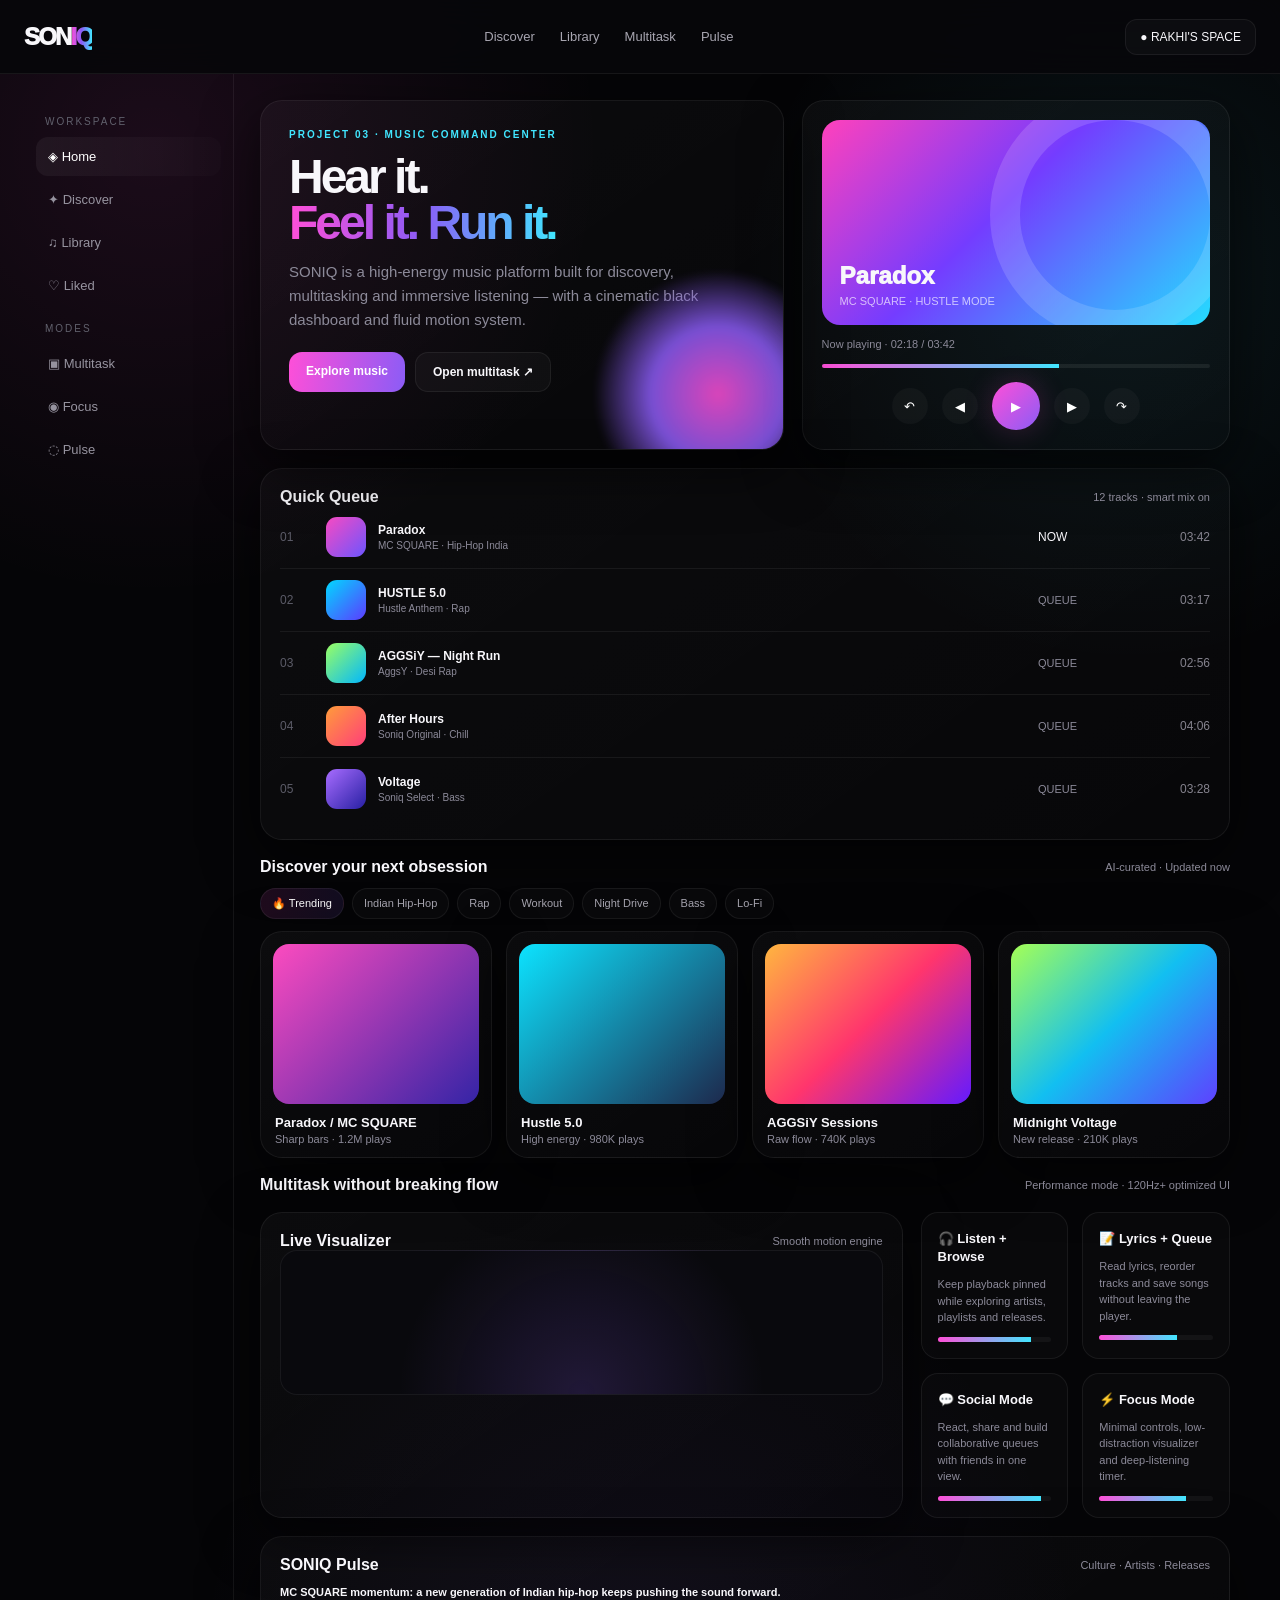
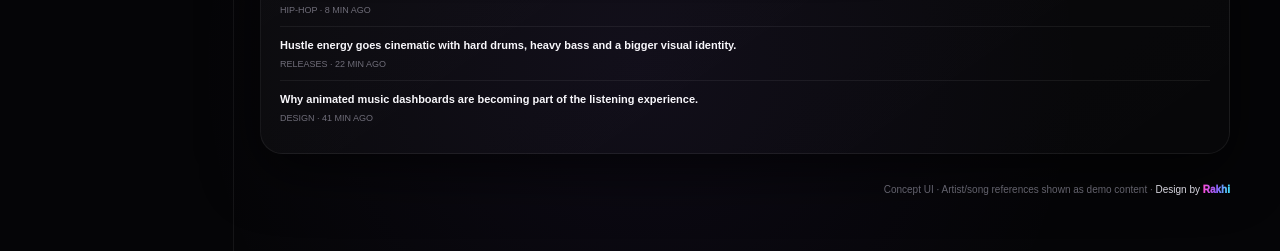
<file: Project 3 (SONIQ — Music Platform).html>
<!DOCTYPE html>
<html lang="en">
<head>
<meta charset="UTF-8">
<meta name="viewport" content="width=device-width, initial-scale=1.0">
<title>SONIQ — Music Platform</title>
<style>
:root{
  --bg:#050507;--panel:#0d0d12;--panel2:#111118;--line:#ffffff10;--text:#f8f7fb;
  --muted:#8c8a99;--pink:#ff4fd8;--violet:#8b5cf6;--cyan:#41e6ff;--lime:#9bff62;
}
*{box-sizing:border-box}
html{scroll-behavior:smooth}
body{margin:0;background:
 radial-gradient(circle at 12% 8%,#ff4fd817,transparent 22%),
 radial-gradient(circle at 88% 15%,#41e6ff13,transparent 20%),
 radial-gradient(circle at 50% 90%,#8b5cf610,transparent 25%),var(--bg);
 color:var(--text);font-family:Inter,Arial,sans-serif;overflow-x:hidden}
body:after{content:"";position:fixed;inset:0;pointer-events:none;background:linear-gradient(#ffffff03 1px,transparent 1px);background-size:100% 4px;opacity:.25}
a{text-decoration:none;color:inherit}.wrap{max-width:1480px;margin:auto;padding:0 24px}
nav{height:74px;border-bottom:1px solid var(--line);display:flex;align-items:center;justify-content:space-between;background:#07070ae8;backdrop-filter:blur(18px);position:sticky;top:0;z-index:20}
.logo{font-size:24px;font-weight:1000;letter-spacing:-1.8px}.logo span{background:linear-gradient(90deg,var(--pink),var(--violet),var(--cyan));-webkit-background-clip:text;color:transparent}
.nav{display:flex;gap:25px;color:#a8a6b1;font-size:13px}.nav a:hover{color:#fff}
.user{border:1px solid var(--line);padding:10px 14px;border-radius:12px;background:#ffffff07;font-size:12px}
.layout{display:grid;grid-template-columns:210px 1fr;min-height:calc(100vh - 74px)}
aside{border-right:1px solid var(--line);padding:24px 12px}.cap{font-size:10px;color:#61616d;letter-spacing:2px;text-transform:uppercase;margin:18px 9px 10px}
.side a{display:block;padding:12px;border-radius:12px;color:#96939f;font-size:13px;margin:4px 0}.side a:hover,.side a.active{background:linear-gradient(90deg,#ffffff0d,#ffffff03);color:#fff}
.main{padding:26px}
.hero{display:grid;grid-template-columns:1.1fr .9fr;gap:18px}
.heroCard,.panel{border:1px solid var(--line);background:linear-gradient(145deg,#ffffff08,#ffffff03);border-radius:22px;box-shadow:0 18px 55px #0009}
.heroCard{padding:28px;min-height:350px;position:relative;overflow:hidden}
.kicker{font-size:10px;letter-spacing:2px;color:var(--cyan);font-weight:900}.hero h1{font-size:48px;line-height:.95;letter-spacing:-3px;margin:14px 0}.hero h1 span{background:linear-gradient(90deg,var(--pink),var(--violet),var(--cyan));-webkit-background-clip:text;color:transparent}
.hero p{color:var(--muted);font-size:15px;line-height:1.6;max-width:540px}
.cta{display:flex;gap:10px;margin-top:20px}.btn{padding:12px 17px;border-radius:13px;border:1px solid var(--line);font-size:12px;font-weight:800;background:#ffffff08}.btn.mainbtn{border:0;background:linear-gradient(100deg,var(--pink),var(--violet));color:white}
.glow-orb{position:absolute;width:250px;height:250px;border-radius:50%;right:-60px;bottom:-70px;background:radial-gradient(circle,#ff4fd8 0,#8b5cf6 38%,transparent 70%);filter:blur(3px);opacity:.85;animation:float 5s ease-in-out infinite}
@keyframes float{50%{transform:translateY(-18px) scale(1.04)}}
.player{display:flex;flex-direction:column;justify-content:space-between;min-height:350px;padding:20px}
.cover{height:205px;border-radius:18px;background:linear-gradient(135deg,#ff41bc,#743cff 45%,#24dcff);position:relative;overflow:hidden;display:flex;align-items:end;padding:18px}
.cover:before{content:"";position:absolute;width:190px;height:190px;border:30px solid #ffffff24;border-radius:50%;right:-30px;top:-30px;animation:spin 10s linear infinite}
@keyframes spin{to{transform:rotate(360deg)}} .tracktitle{position:relative;font-weight:950;font-size:24px}.trackmeta{font-size:11px;color:#ffffffaa;margin-top:5px}
.bar{height:4px;background:#ffffff12;border-radius:99px;overflow:hidden;margin:14px 0}.bar i{display:block;height:100%;width:61%;background:linear-gradient(90deg,var(--pink),var(--cyan))}
.controls{display:flex;align-items:center;justify-content:center;gap:14px}.ctrl{border:0;background:#ffffff08;color:white;width:36px;height:36px;border-radius:50%}.play{width:48px;height:48px;background:linear-gradient(135deg,var(--pink),var(--violet));box-shadow:0 0 30px #ff4fd833}
.dashboard{display:grid;grid-template-columns:1.35fr .65fr;gap:18px;margin-top:18px}
.panel{padding:19px}.head{display:flex;justify-content:space-between;align-items:center}.head h2{margin:0;font-size:16px}.mini{font-size:11px;color:var(--muted)}
.track{display:grid;grid-template-columns:34px 40px 1fr 90px 70px;gap:12px;align-items:center;padding:11px 0;border-bottom:1px solid var(--line);font-size:12px}.track:last-child{border:0}.num{color:#5c5c68}.art{width:40px;height:40px;border-radius:11px;background:linear-gradient(135deg,#f84ac2,#6c55ff);position:relative;overflow:hidden}.art.a2{background:linear-gradient(135deg,#00d9ff,#5c3bff)}.art.a3{background:linear-gradient(135deg,#9bff62,#00b7ff)}.art.a4{background:linear-gradient(135deg,#ff9c3a,#ff3e7a)}.art.a5{background:linear-gradient(135deg,#a86cff,#2720a3)} .meta{color:var(--muted);font-size:10px;margin-top:3px}.time{color:#85838e;text-align:right}
.spark{height:30px}.spark svg{width:100%;height:100%}
.section{margin-top:18px}.chips{display:flex;gap:8px;overflow:auto;padding:12px 0}.chip{white-space:nowrap;border:1px solid var(--line);background:#ffffff06;padding:8px 11px;border-radius:999px;font-size:11px;color:#a8a6b1}.chip.hot{color:white;background:linear-gradient(90deg,#ff4fd81c,#8b5cf61c)}
.grid{display:grid;grid-template-columns:repeat(4,1fr);gap:14px}.discover{padding:12px}.discover .pic{height:160px;border-radius:16px;position:relative;overflow:hidden}.p1{background:linear-gradient(135deg,#fc4bbf,#3424a6)}.p2{background:linear-gradient(135deg,#0ce3ff,#1d294d)}.p3{background:linear-gradient(135deg,#ffb63f,#ff356d,#641aff)}.p4{background:linear-gradient(135deg,#a5ff55,#12bff1,#5e41ff)}.discover h3{margin:11px 2px 3px;font-size:13px}.discover .mini{margin:0 2px}
.multi{display:grid;grid-template-columns:1fr 1fr;gap:14px}
.task{padding:16px;border-radius:17px;background:#ffffff05;border:1px solid var(--line)}.task b{font-size:13px}.task p{font-size:11px;color:var(--muted);line-height:1.5}.meter{height:5px;background:#ffffff0b;border-radius:99px;overflow:hidden}.meter i{display:block;height:100%;background:linear-gradient(90deg,var(--pink),var(--cyan));width:82%}
.visualizer{height:145px;display:flex;align-items:end;justify-content:center;gap:5px;padding:12px;border-radius:17px;background:radial-gradient(circle at 50% 100%,#8b5cf62e,transparent 55%),#09090d;border:1px solid var(--line);overflow:hidden}
.wave{width:5px;border-radius:10px 10px 2px 2px;background:linear-gradient(#ff4fd8,#8b5cf6,#41e6ff);animation:bounce .9s ease-in-out infinite alternate}.wave:nth-child(2){animation-delay:.1s}.wave:nth-child(3){animation-delay:.22s}.wave:nth-child(4){animation-delay:.35s}.wave:nth-child(5){animation-delay:.15s}.wave:nth-child(6){animation-delay:.3s}.wave:nth-child(7){animation-delay:.08s}.wave:nth-child(8){animation-delay:.25s}.wave:nth-child(9){animation-delay:.42s}.wave:nth-child(10){animation-delay:.18s}.wave:nth-child(11){animation-delay:.34s}.wave:nth-child(12){animation-delay:.05s}.wave:nth-child(13){animation-delay:.28s}.wave:nth-child(14){animation-delay:.12s}.wave:nth-child(15){animation-delay:.4s}
@keyframes bounce{from{height:18%}to{height:92%}}
.newsrow{padding:11px 0;border-bottom:1px solid var(--line)}.newsrow:last-child{border:0}.newsrow b{font-size:11px;display:block;line-height:1.45}.newsrow span{font-size:9px;color:#6f6d79;display:block;margin-top:5px}
footer{padding:30px 0;text-align:right;color:#63626d;font-size:10px}.credit{color:#d8d7e0}.credit span{background:linear-gradient(90deg,var(--pink),var(--violet),var(--cyan));-webkit-background-clip:text;color:transparent;font-weight:950}
@media(max-width:1100px){.layout{grid-template-columns:80px 1fr}.cap,.side a span{display:none}.side a{text-align:center}.hero,.dashboard{grid-template-columns:1fr}.grid{grid-template-columns:repeat(2,1fr)}}
@media(max-width:650px){.nav{display:none}.wrap{padding:0 15px}.main{padding:16px}.layout{display:block}aside{display:none}.hero h1{font-size:38px}.grid,.multi{grid-template-columns:1fr}.track{grid-template-columns:25px 40px 1fr 55px}.track>*:nth-child(5){display:none}}
</style>
</head>
<body>
<nav><div class="wrap" style="width:100%;display:flex;align-items:center;justify-content:space-between">
<div class="logo">SON<span>IQ</span></div>
<div class="nav"><a href="#discover">Discover</a><a href="#library">Library</a><a href="#multitask">Multitask</a><a href="#news">Pulse</a></div>
<div class="user">● RAKHI'S SPACE</div>
</div></nav>

<div class="wrap layout">
<aside><div class="cap">Workspace</div><div class="side">
<a class="active" href="#">◈ <span>Home</span></a><a href="#discover">✦ <span>Discover</span></a><a href="#library">♫ <span>Library</span></a><a href="#">♡ <span>Liked</span></a></div>
<div class="cap">Modes</div><div class="side"><a href="#multitask">▣ <span>Multitask</span></a><a href="#">◉ <span>Focus</span></a><a href="#news">◌ <span>Pulse</span></a></div></aside>

<main class="main">
<section class="hero">
<div class="heroCard"><div class="kicker">PROJECT 03 · MUSIC COMMAND CENTER</div>
<h1>Hear it.<br><span>Feel it. Run it.</span></h1>
<p>SONIQ is a high-energy music platform built for discovery, multitasking and immersive listening — with a cinematic black dashboard and fluid motion system.</p>
<div class="cta"><a class="btn mainbtn" href="#discover">Explore music</a><a class="btn" href="#multitask">Open multitask ↗</a></div>
<div class="glow-orb"></div></div>
<div class="player panel">
<div class="cover"><div><div class="tracktitle">Paradox</div><div class="trackmeta">MC SQUARE · HUSTLE MODE</div></div></div>
<div><div class="mini">Now playing · 02:18 / 03:42</div><div class="bar"><i></i></div><div class="controls"><button class="ctrl">↶</button><button class="ctrl">◀</button><button class="ctrl play">▶</button><button class="ctrl">▶</button><button class="ctrl">↷</button></div></div>
</div>
</section>

<section id="library" class="panel section"><div class="head"><h2>Quick Queue</h2><div class="mini">12 tracks · smart mix on</div></div>
<div class="track"><div class="num">01</div><div class="art"></div><div><b>Paradox</b><div class="meta">MC SQUARE · Hip-Hop India</div></div><div class="up">NOW</div><div class="time">03:42</div></div>
<div class="track"><div class="num">02</div><div class="art a2"></div><div><b>HUSTLE 5.0</b><div class="meta">Hustle Anthem · Rap</div></div><div class="mini">QUEUE</div><div class="time">03:17</div></div>
<div class="track"><div class="num">03</div><div class="art a3"></div><div><b>AGGSiY — Night Run</b><div class="meta">AggsY · Desi Rap</div></div><div class="mini">QUEUE</div><div class="time">02:56</div></div>
<div class="track"><div class="num">04</div><div class="art a4"></div><div><b>After Hours</b><div class="meta">Soniq Original · Chill</div></div><div class="mini">QUEUE</div><div class="time">04:06</div></div>
<div class="track"><div class="num">05</div><div class="art a5"></div><div><b>Voltage</b><div class="meta">Soniq Select · Bass</div></div><div class="mini">QUEUE</div><div class="time">03:28</div></div>
</section>

<section id="discover" class="section"><div class="head"><h2>Discover your next obsession</h2><div class="mini">AI-curated · Updated now</div></div>
<div class="chips"><span class="chip hot">🔥 Trending</span><span class="chip">Indian Hip-Hop</span><span class="chip">Rap</span><span class="chip">Workout</span><span class="chip">Night Drive</span><span class="chip">Bass</span><span class="chip">Lo-Fi</span></div>
<div class="grid">
<div class="panel discover"><div class="pic p1"></div><h3>Paradox / MC SQUARE</h3><p class="mini">Sharp bars · 1.2M plays</p></div>
<div class="panel discover"><div class="pic p2"></div><h3>Hustle 5.0</h3><p class="mini">High energy · 980K plays</p></div>
<div class="panel discover"><div class="pic p3"></div><h3>AGGSiY Sessions</h3><p class="mini">Raw flow · 740K plays</p></div>
<div class="panel discover"><div class="pic p4"></div><h3>Midnight Voltage</h3><p class="mini">New release · 210K plays</p></div>
</div></section>

<section id="multitask" class="section"><div class="head"><h2>Multitask without breaking flow</h2><div class="mini">Performance mode · 120Hz+ optimized UI</div></div>
<div class="dashboard">
<div class="panel"><div class="head"><h2>Live Visualizer</h2><span class="mini">Smooth motion engine</span></div>
<div class="visualizer">
<div class="wave"></div><div class="wave"></div><div class="wave"></div><div class="wave"></div><div class="wave"></div><div class="wave"></div><div class="wave"></div><div class="wave"></div><div class="wave"></div><div class="wave"></div><div class="wave"></div><div class="wave"></div><div class="wave"></div><div class="wave"></div><div class="wave"></div>
</div></div>
<div class="multi">
<div class="task"><b>🎧 Listen + Browse</b><p>Keep playback pinned while exploring artists, playlists and releases.</p><div class="meter"><i></i></div></div>
<div class="task"><b>📝 Lyrics + Queue</b><p>Read lyrics, reorder tracks and save songs without leaving the player.</p><div class="meter"><i style="width:68%"></i></div></div>
<div class="task"><b>💬 Social Mode</b><p>React, share and build collaborative queues with friends in one view.</p><div class="meter"><i style="width:91%"></i></div></div>
<div class="task"><b>⚡ Focus Mode</b><p>Minimal controls, low-distraction visualizer and deep-listening timer.</p><div class="meter"><i style="width:76%"></i></div></div>
</div>
</div></section>

<section id="news" class="panel section"><div class="head"><h2>SONIQ Pulse</h2><div class="mini">Culture · Artists · Releases</div></div>
<div class="newsrow"><b>MC SQUARE momentum: a new generation of Indian hip-hop keeps pushing the sound forward.</b><span>HIP-HOP · 8 MIN AGO</span></div>
<div class="newsrow"><b>Hustle energy goes cinematic with hard drums, heavy bass and a bigger visual identity.</b><span>RELEASES · 22 MIN AGO</span></div>
<div class="newsrow"><b>Why animated music dashboards are becoming part of the listening experience.</b><span>DESIGN · 41 MIN AGO</span></div>
</section>

<footer>Concept UI · Artist/song references shown as demo content · <span class="credit">Design by <span>Rakhi</span></span></footer>
</main></div>
</body></html>
</file>
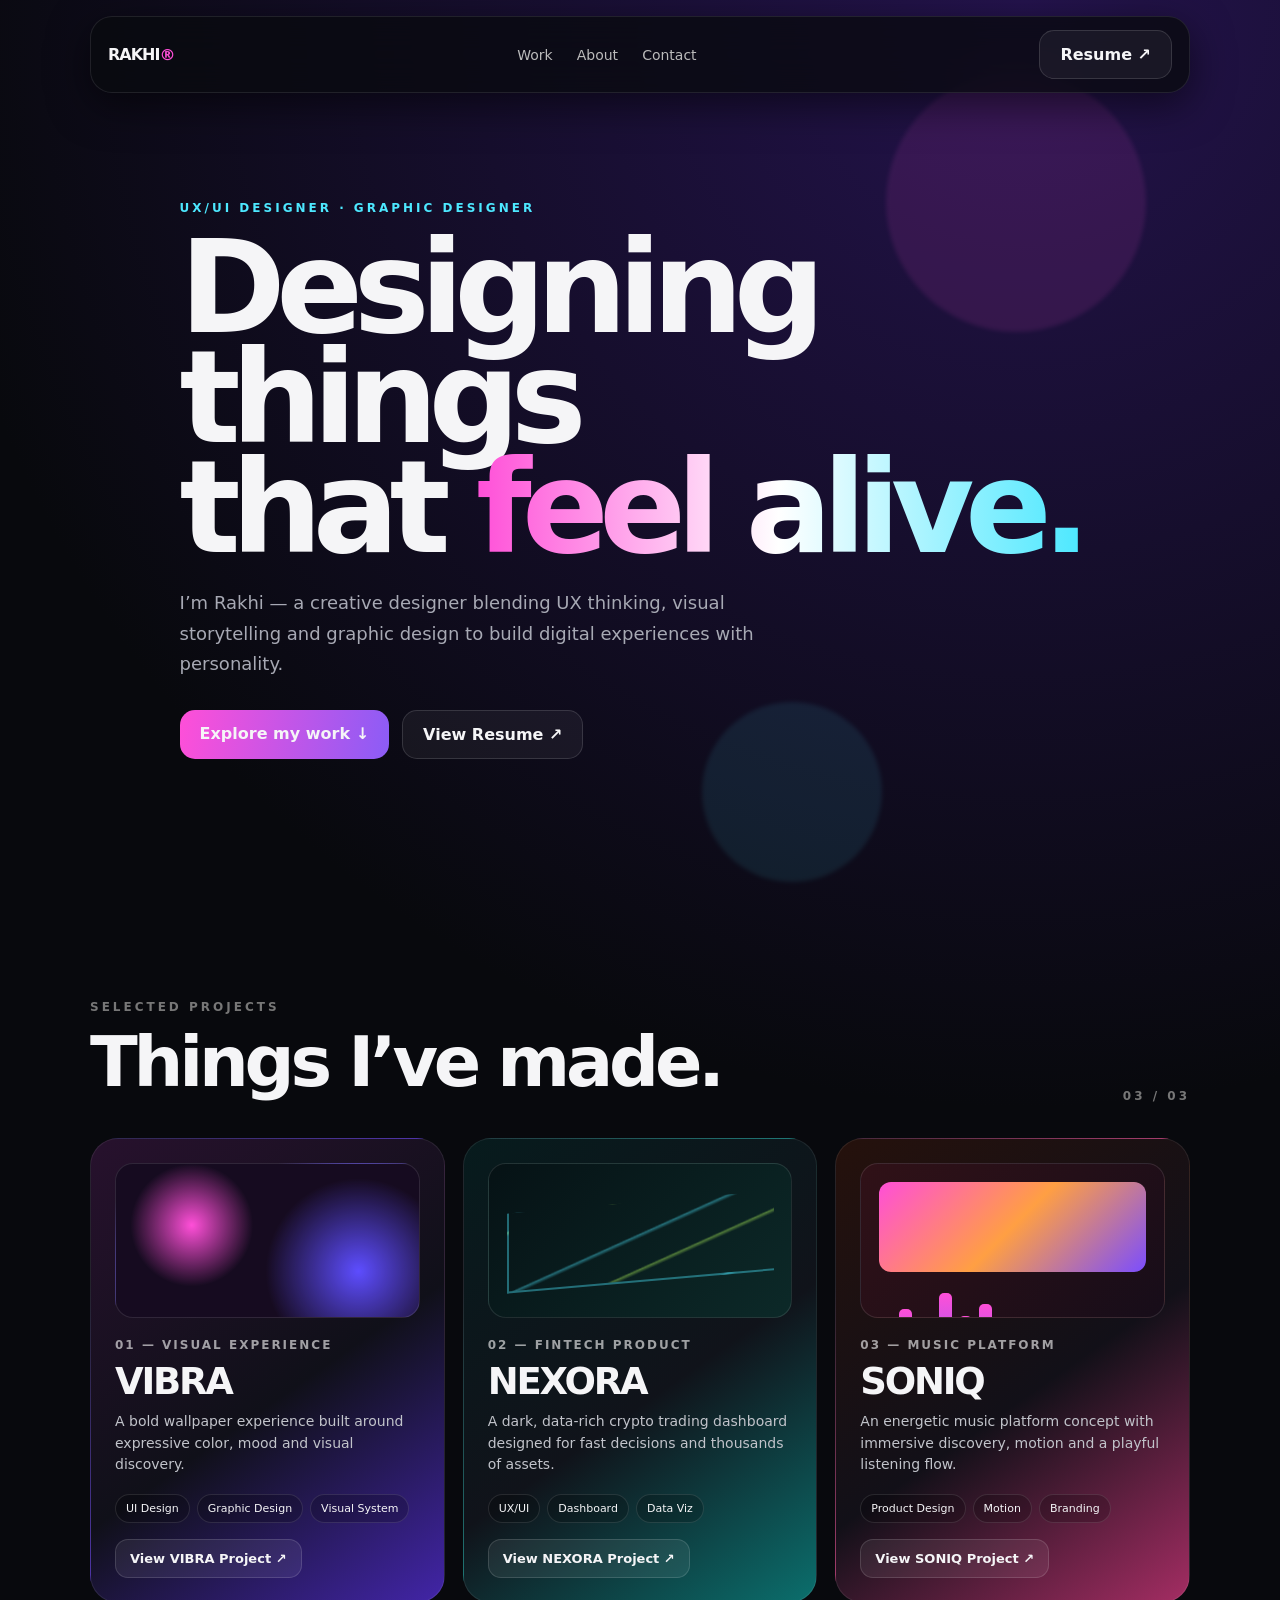
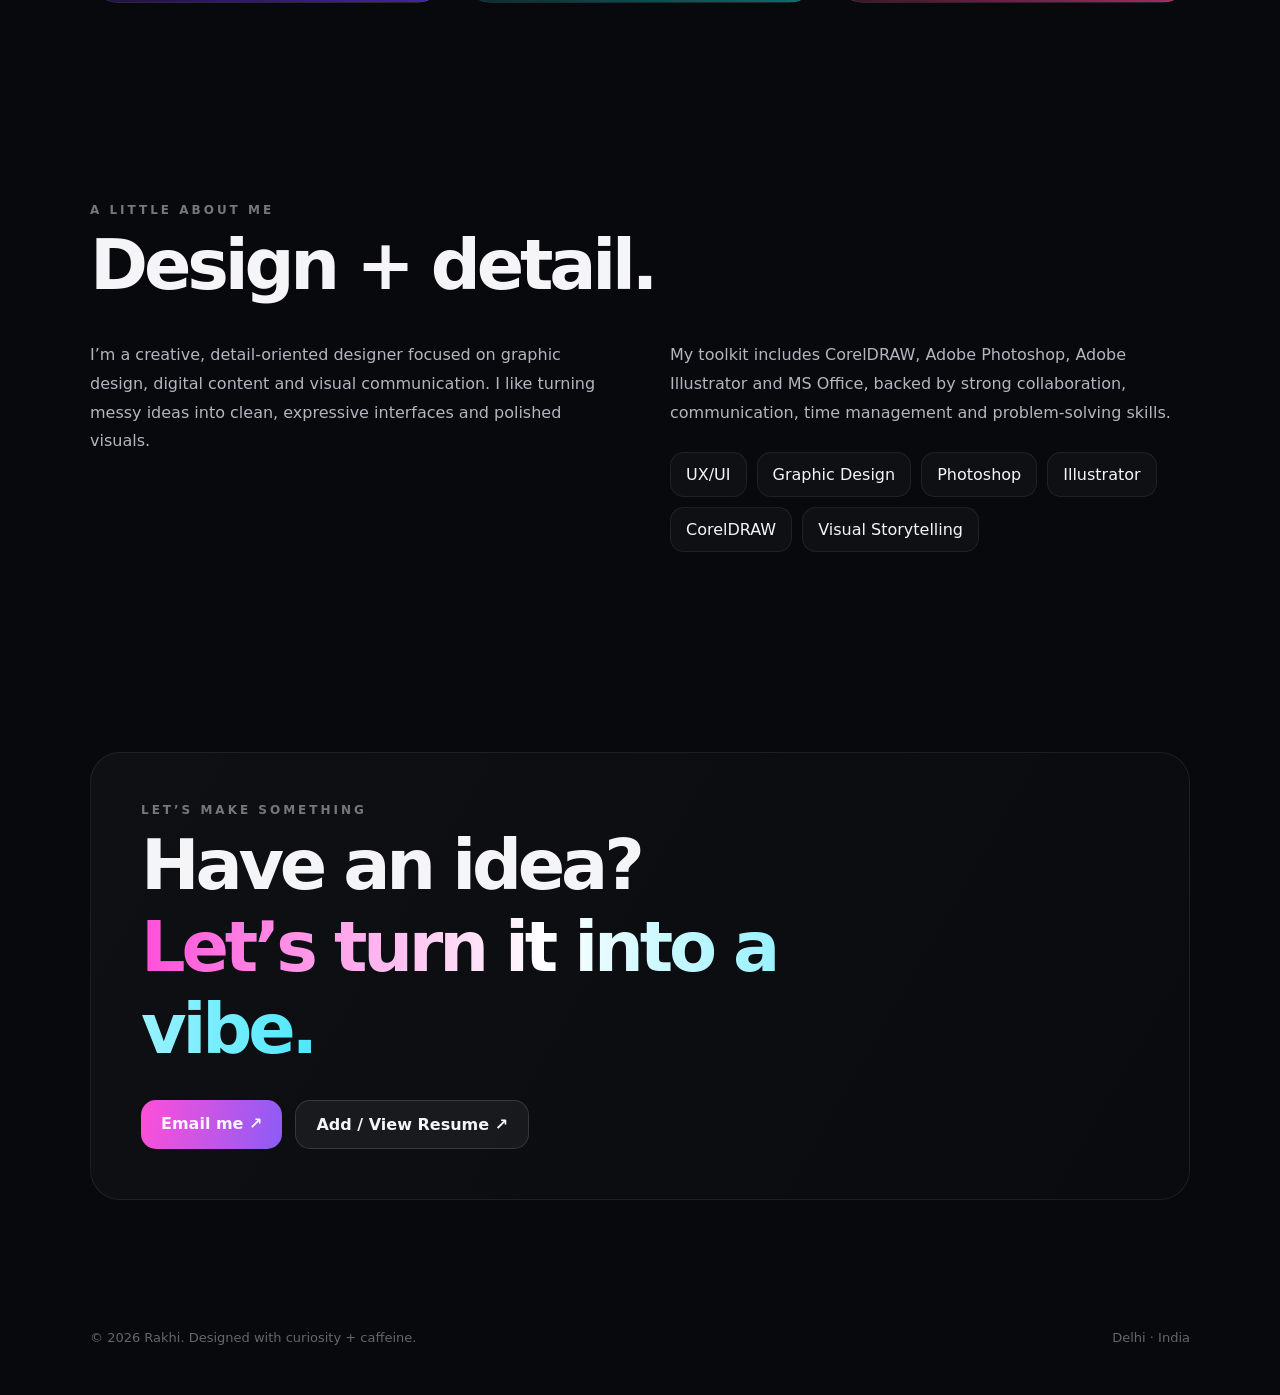
<file: Project Portfolio .html>
<!DOCTYPE html>
<html lang="en">
<head>
<meta charset="UTF-8">
<meta name="viewport" content="width=device-width, initial-scale=1.0">
<title>Rakhi — UX/UI & Graphic Designer</title>
<style>
:root{
  --bg:#08090d; --card:#11131a; --text:#f5f5f7; --muted:#a7a9b4;
  --pink:#ff4fd8; --purple:#8b5cf6; --cyan:#4de8ff; --lime:#b8ff5c;
}
*{box-sizing:border-box;margin:0;padding:0}
html{scroll-behavior:smooth}
body{
  font-family:Inter,ui-sans-serif,system-ui,-apple-system,Segoe UI,sans-serif;
  background:radial-gradient(circle at 80% 0%,#24134d 0,transparent 35%),var(--bg);
  color:var(--text); overflow-x:hidden;
}
a{color:inherit;text-decoration:none}
nav{
  position:fixed;top:16px;left:50%;transform:translateX(-50%);
  width:min(1100px,92%);z-index:50;display:flex;justify-content:space-between;align-items:center;
  padding:13px 17px;border:1px solid #ffffff18;background:#090a0fcc;backdrop-filter:blur(18px);
  border-radius:22px;box-shadow:0 12px 40px #0008;
}
.logo{font-weight:900;letter-spacing:-1px}.logo span{color:var(--pink)}
.navlinks{display:flex;gap:24px;color:#bbb;font-size:14px}.navlinks a:hover{color:white}
.hero{min-height:100vh;display:grid;place-items:center;padding:150px 7% 90px;position:relative}
.hero-inner{max-width:1100px;width:100%;position:relative}
.kicker{color:var(--cyan);font-weight:800;letter-spacing:3px;text-transform:uppercase;font-size:12px}
h1{font-size:clamp(58px,10vw,130px);line-height:.86;letter-spacing:-.075em;margin:18px 0 25px;max-width:1000px}
.gradient{background:linear-gradient(90deg,var(--pink),#fff,var(--cyan));-webkit-background-clip:text;color:transparent}
.hero p{max-width:620px;color:var(--muted);font-size:18px;line-height:1.7}
.cta{display:flex;gap:13px;flex-wrap:wrap;margin-top:30px}
.btn{padding:14px 20px;border-radius:15px;border:1px solid #ffffff22;background:#ffffff0d;font-weight:800;transition:.25s}
.btn.primary{background:linear-gradient(100deg,var(--pink),var(--purple));border:0}
.btn:hover{transform:translateY(-4px);box-shadow:0 14px 35px #8b5cf644}
.orb{position:absolute;border-radius:50%;filter:blur(2px);opacity:.55;animation:float 7s ease-in-out infinite}
.o1{width:260px;height:260px;background:#ff4fd833;right:4%;top:8%}.o2{width:180px;height:180px;background:#4de8ff2b;right:28%;bottom:2%;animation-delay:-2s}
@keyframes float{50%{transform:translate(18px,-25px) scale(1.08)}}
section{width:min(1100px,88%);margin:auto;padding:100px 0}
.section-head{display:flex;justify-content:space-between;gap:30px;align-items:end;margin-bottom:35px}
.eyebrow{color:#777;font-size:12px;letter-spacing:3px;text-transform:uppercase;font-weight:800}
h2{font-size:clamp(38px,6vw,70px);letter-spacing:-.06em;margin-top:7px}
.grid{display:grid;grid-template-columns:repeat(12,1fr);gap:18px}
.project{grid-column:span 4;min-height:430px;border-radius:28px;padding:24px;position:relative;overflow:hidden;border:1px solid #ffffff14;transition:.35s;display:flex;flex-direction:column;justify-content:space-between}
.project:hover{transform:translateY(-10px) rotate(-.4deg);border-color:#ffffff30}
.project.vibra{background:linear-gradient(145deg,#27112d,#101019 55%,#4225a8)}
.project.nexora{background:linear-gradient(145deg,#071b1d,#10131a 55%,#0b6f6d)}
.project.soniq{background:linear-gradient(145deg,#25110c,#121018 55%,#a42d63)}
.num{font-size:12px;color:#ffffff99;font-weight:900;letter-spacing:2px}
.project h3{font-size:37px;letter-spacing:-.06em;margin:8px 0}
.project p{color:#c1c3ca;line-height:1.55;font-size:14px}
.tags{display:flex;flex-wrap:wrap;gap:7px;margin-top:18px}.tag{font-size:11px;padding:7px 10px;border:1px solid #ffffff1c;border-radius:999px;background:#0003}
.mock{height:155px;border-radius:18px;margin-bottom:20px;position:relative;overflow:hidden;border:1px solid #ffffff1c;background:#0005}
.vibra .mock{background:radial-gradient(circle at 25% 40%,#ff4fd8,transparent 25%),radial-gradient(circle at 80% 70%,#5d4dff,transparent 35%),#160b20}
.nexora .mock{background:linear-gradient(135deg,#061215,#0c2928);padding:18px}
.soniq .mock{background:linear-gradient(135deg,#301117,#170d19);padding:18px}
.chart{height:80px;margin-top:20px;border-bottom:2px solid #4de8ff66;border-left:2px solid #4de8ff66;transform:skewY(-5deg);background:linear-gradient(160deg,transparent 45%,#4de8ff66 46%,transparent 48%,transparent 65%,#b8ff5c66 66%,transparent 68%)}
.bars{display:flex;align-items:end;gap:7px;height:90px}.bars i{display:block;width:13px;background:linear-gradient(#ff4fd8,#8b5cf6);border-radius:5px 5px 0 0}
.cover{height:90px;border-radius:12px;background:linear-gradient(135deg,#ff4fd8,#ff9f43,#7b4dff);margin-bottom:10px}

.project-btn{
  display:inline-flex;align-items:center;justify-content:center;
  margin-top:16px;padding:11px 14px;border-radius:13px;
  background:#ffffff12;border:1px solid #ffffff22;
  font-size:13px;font-weight:800;transition:.25s;
}
.project-btn:hover{
  background:#fff;color:#090a0d;transform:translateY(-3px);
  box-shadow:0 10px 25px #0006;
}
.about{display:grid;grid-template-columns:1fr 1fr;gap:60px}.about p{color:#b3b5bf;line-height:1.8;font-size:16px}
.skills{display:flex;flex-wrap:wrap;gap:10px;margin-top:25px}.skill{padding:12px 15px;border-radius:14px;background:#ffffff08;border:1px solid #ffffff12}
.contact{border:1px solid #ffffff12;border-radius:30px;padding:50px;background:linear-gradient(120deg,#ffffff08,#ffffff03)}
.contact h2{max-width:700px}
footer{width:min(1100px,88%);margin:auto;padding:30px 0 50px;color:#666;font-size:13px;display:flex;justify-content:space-between}

@media(max-width:800px){.navlinks{display:none}.project{grid-column:span 12}.about{grid-template-columns:1fr;gap:30px}.hero{padding-top:130px}.section-head{display:block}footer{display:block}.hint{display:none}}
</style>
</head>
<body>
<nav>
  <a class="logo" href="#">RAKHI<span>®</span></a>
  <div class="navlinks"><a href="#work">Work</a><a href="#about">About</a><a href="#contact">Contact</a></div>
  <a class="btn" href="resume for rakhi.pdf" target="_blank">Resume ↗</a>
</nav>

<main>
<section class="hero">
  <div class="orb o1"></div><div class="orb o2"></div>
  <div class="hero-inner">
    <div class="kicker">UX/UI Designer · Graphic Designer</div>
    <h1>Designing things<br>that <span class="gradient">feel alive.</span></h1>
    <p>I’m Rakhi — a creative designer blending UX thinking, visual storytelling and graphic design to build digital experiences with personality.</p>
    <div class="cta"><a class="btn primary" href="#work">Explore my work ↓</a><a class="btn" href="resume for rakhi.pdf" target="_blank">View Resume ↗</a></div>
  </div>
</section>

<section id="work">
  <div class="section-head"><div><div class="eyebrow">Selected projects</div><h2>Things I’ve made.</h2></div><div class="eyebrow">03 / 03</div></div>
  <div class="grid">
    <article class="project vibra">
      <div><div class="mock"></div><div class="num">01 — VISUAL EXPERIENCE</div><h3>VIBRA</h3><p>A bold wallpaper experience built around expressive color, mood and visual discovery.</p></div>
      <div><div class="tags"><span class="tag">UI Design</span><span class="tag">Graphic Design</span><span class="tag">Visual System</span></div>
      <a class="project-btn" href="https://example.com/vibra" target="_blank" rel="noopener">View VIBRA Project ↗</a></div>
    </article>
    <article class="project nexora">
      <div><div class="mock"><div class="chart"></div></div><div class="num">02 — FINTECH PRODUCT</div><h3>NEXORA</h3><p>A dark, data-rich crypto trading dashboard designed for fast decisions and thousands of assets.</p></div>
      <div><div class="tags"><span class="tag">UX/UI</span><span class="tag">Dashboard</span><span class="tag">Data Viz</span></div>
      <a class="project-btn" href="https://example.com/nexora" target="_blank" rel="noopener">View NEXORA Project ↗</a></div>
    </article>
    <article class="project soniq">
      <div><div class="mock"><div class="cover"></div><div class="bars"><i style="height:45%"></i><i style="height:70%"></i><i style="height:55%"></i><i style="height:88%"></i><i style="height:62%"></i><i style="height:76%"></i></div></div><div class="num">03 — MUSIC PLATFORM</div><h3>SONIQ</h3><p>An energetic music platform concept with immersive discovery, motion and a playful listening flow.</p></div>
      <div><div class="tags"><span class="tag">Product Design</span><span class="tag">Motion</span><span class="tag">Branding</span></div>
      <a class="project-btn" href="https://example.com/soniq" target="_blank" rel="noopener">View SONIQ Project ↗</a></div>
    </article>
  </div>
</section>

<section id="about">
  <div class="section-head"><div><div class="eyebrow">A little about me</div><h2>Design + detail.</h2></div></div>
  <div class="about">
    <div><p>I’m a creative, detail-oriented designer focused on graphic design, digital content and visual communication. I like turning messy ideas into clean, expressive interfaces and polished visuals.</p></div>
    <div><p>My toolkit includes CorelDRAW, Adobe Photoshop, Adobe Illustrator and MS Office, backed by strong collaboration, communication, time management and problem-solving skills.</p>
      <div class="skills"><span class="skill">UX/UI</span><span class="skill">Graphic Design</span><span class="skill">Photoshop</span><span class="skill">Illustrator</span><span class="skill">CorelDRAW</span><span class="skill">Visual Storytelling</span></div>
    </div>
  </div>
</section>

<section id="contact">
  <div class="contact">
    <div class="eyebrow">Let’s make something</div>
    <h2>Have an idea?<br><span class="gradient">Let’s turn it into a vibe.</span></h2>
    <div class="cta"><a class="btn primary" href="mailto:rr5980776@gmail.com">Email me ↗</a><a class="btn" href="resume for rakhi.pdf" target="_blank">Add / View Resume ↗</a></div>
  </div>
</section>
</main>

<footer><span>© 2026 Rakhi. Designed with curiosity + caffeine.</span><span>Delhi · India</span></footer>
</body>
</html>
</file>
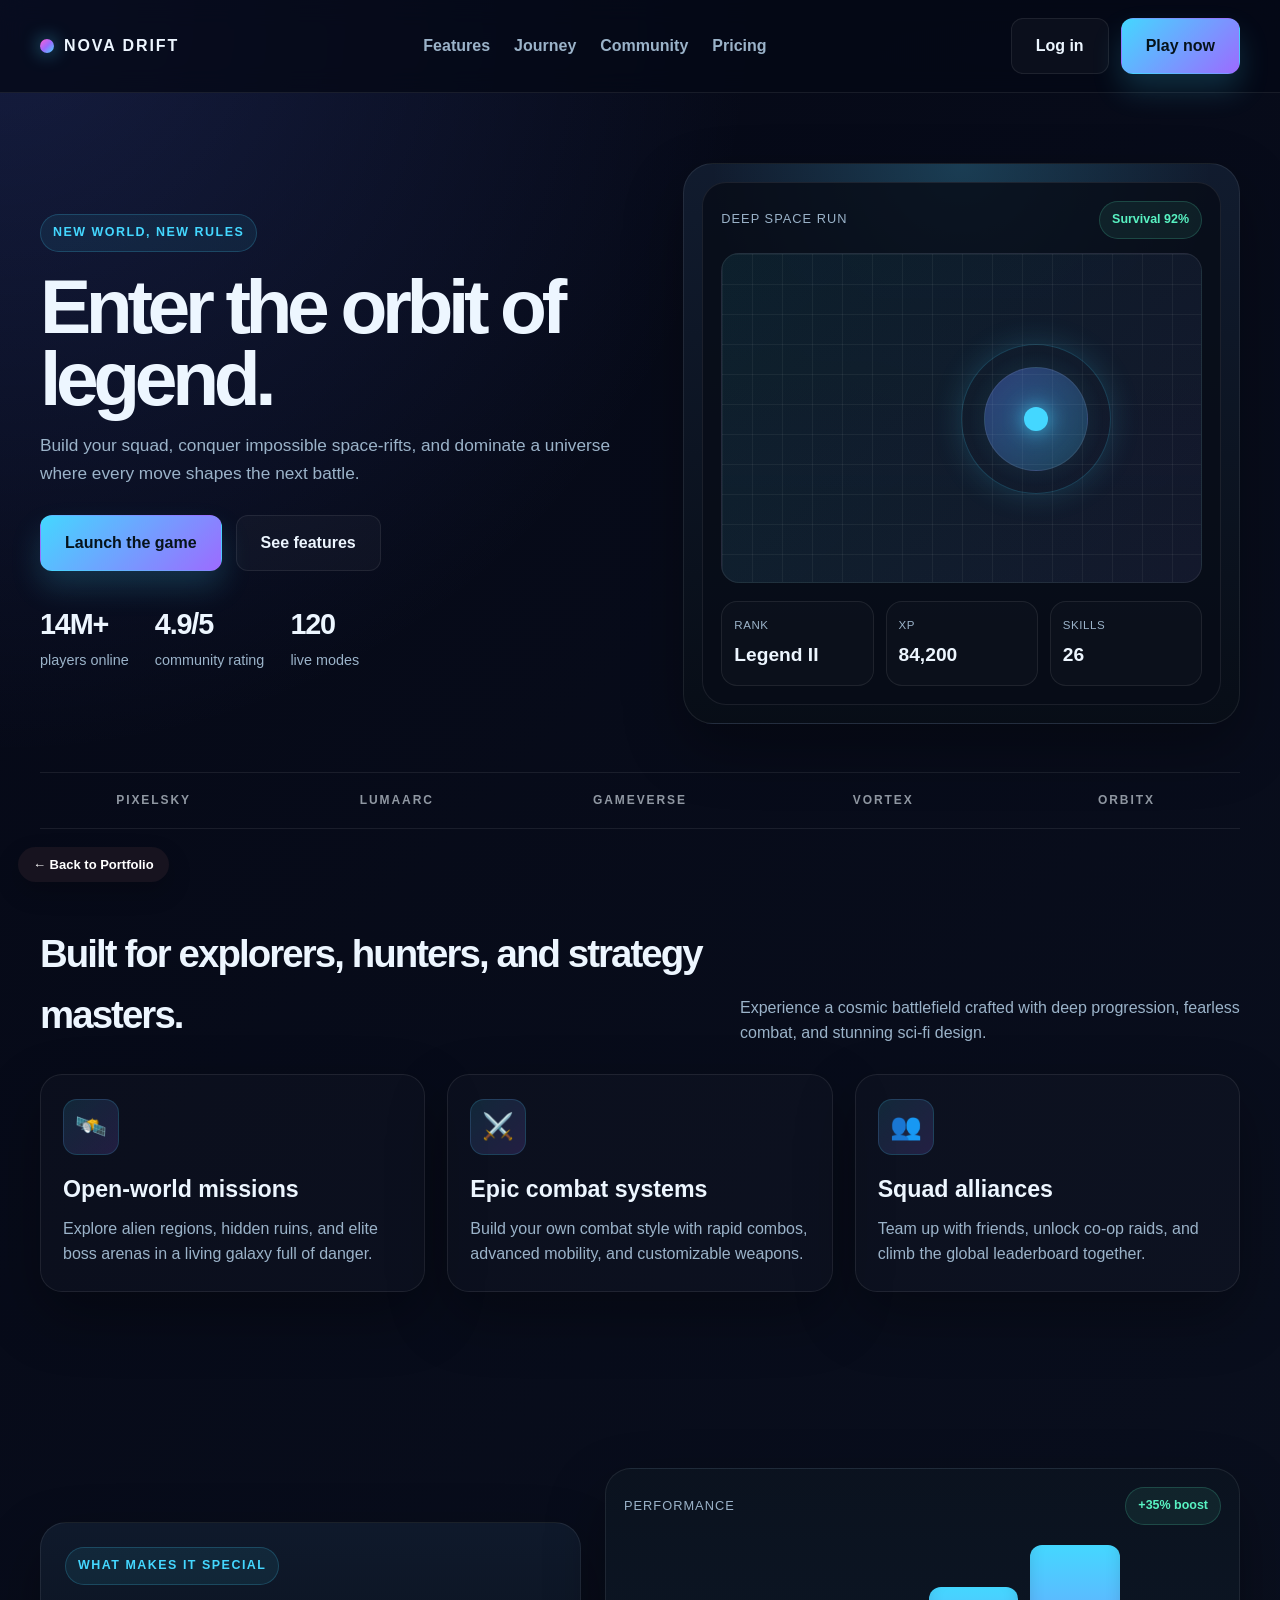
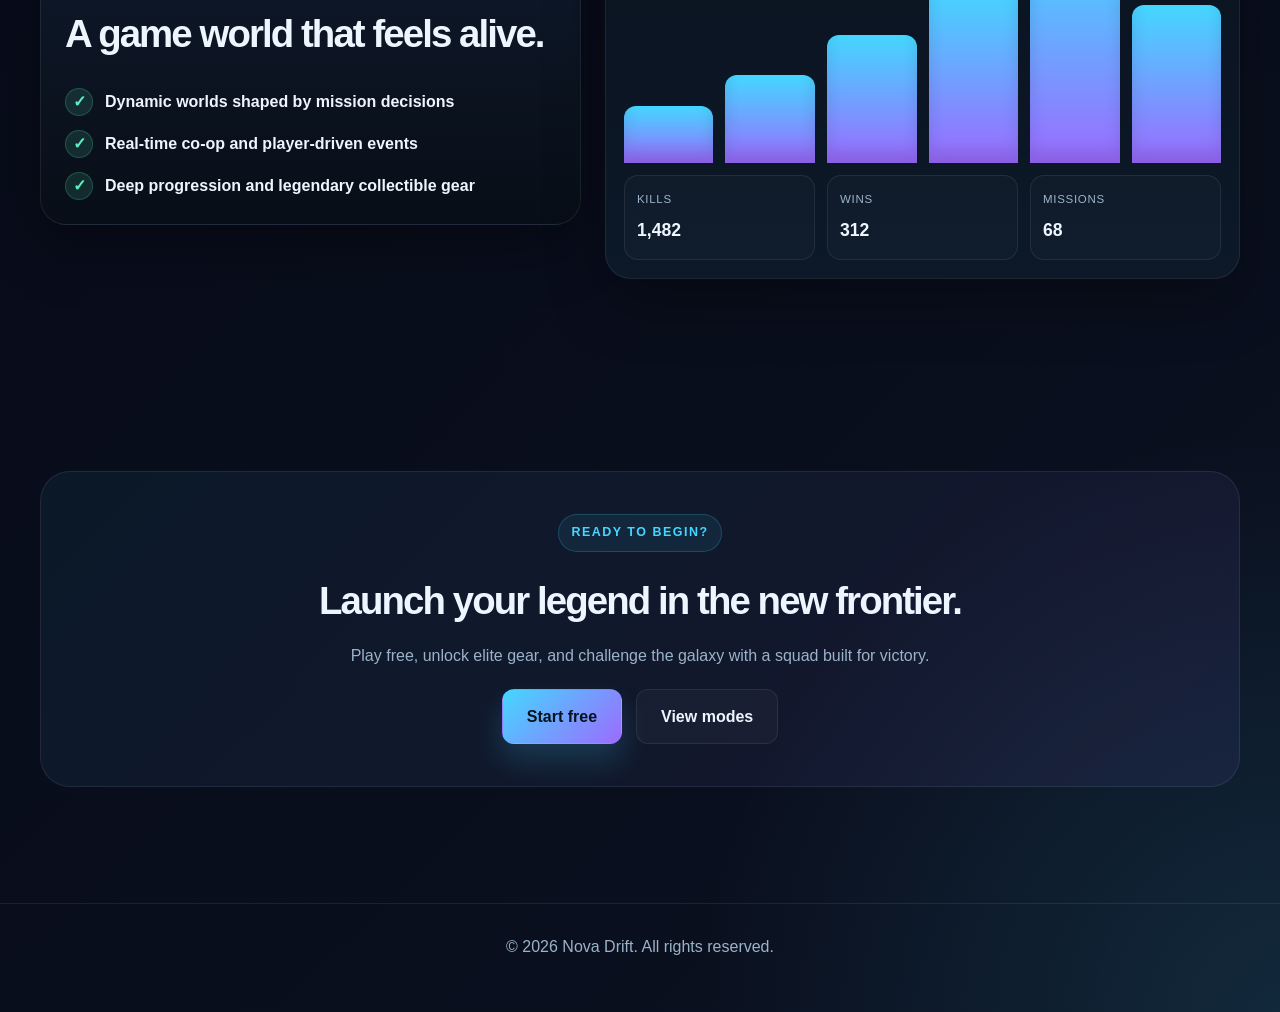
<file: uxui/nova-drift.html>
<!DOCTYPE html>
<!-- saved from url=(0031)http://127.0.0.1:5500/game.html -->
<html lang="en"><head><meta http-equiv="Content-Type" content="text/html; charset=UTF-8">
  
  <meta name="viewport" content="width=device-width, initial-scale=1.0">
  <title>Nova Drift — Unleash the Unknown</title>
  <style>
    :root {
      --bg: #050816;
      --bg-2: #0b1120;
      --panel: rgba(15, 24, 39, 0.9);
      --panel-strong: #101b2d;
      --text: #edf6ff;
      --muted: #9bb3c9;
      --cyan: #44d7ff;
      --blue: #5f7cff;
      --purple: #9c6bff;
      --green: #58f2c2;
      --pink: #ff5fd2;
      --gold: #ffd166;
      --line: rgba(255,255,255,0.08);
      --shadow: 0 24px 60px rgba(0, 0, 0, 0.32);
    }

    * { box-sizing: border-box; }

    html { scroll-behavior: smooth; }

    body {
      margin: 0;
      font-family: Arial, sans-serif;
      color: var(--text);
      background:
        radial-gradient(circle at top left, rgba(95,124,255,0.18), transparent 26%),
        radial-gradient(circle at bottom right, rgba(68,215,255,0.12), transparent 20%),
        linear-gradient(135deg, var(--bg), var(--bg-2));
      line-height: 1.6;
    }

    a { text-decoration: none; }

    .container {
      width: min(1200px, calc(100% - 32px));
      margin: 0 auto;
    }

    .topbar {
      position: sticky;
      top: 0;
      z-index: 50;
      background: rgba(5, 8, 22, 0.76);
      backdrop-filter: blur(12px);
      border-bottom: 1px solid var(--line);
    }

    .nav {
      display: flex;
      align-items: center;
      justify-content: space-between;
      gap: 20px;
      padding: 18px 0;
    }

    .brand {
      display: flex;
      align-items: center;
      gap: 10px;
      font-weight: 800;
      letter-spacing: 0.12em;
      text-transform: uppercase;
    }

    .brand-mark {
      width: 14px;
      height: 14px;
      border-radius: 50%;
      background: linear-gradient(135deg, var(--pink), var(--purple), var(--cyan));
      box-shadow: 0 0 18px rgba(68,215,255,0.6);
    }

    .nav-links {
      display: flex;
      align-items: center;
      gap: 24px;
      color: var(--muted);
      font-weight: 600;
    }

    .nav-links a {
      color: var(--muted);
    }

    .nav-actions {
      display: flex;
      gap: 12px;
      align-items: center;
    }

    .btn {
      display: inline-flex;
      align-items: center;
      justify-content: center;
      padding: 14px 24px;
      border-radius: 12px;
      font-weight: 700;
      transition: 0.2s ease;
      border: 1px solid transparent;
    }

    .btn-primary {
      background: linear-gradient(135deg, var(--cyan), var(--purple));
      color: #06131b;
      box-shadow: 0 16px 30px rgba(68, 215, 255, 0.18);
    }

    .btn-secondary {
      background: rgba(255,255,255,0.03);
      border-color: var(--line);
      color: var(--text);
    }

    .hero {
      padding: 70px 0 30px;
    }

    .hero-inner {
      display: grid;
      grid-template-columns: 1.05fr 0.95fr;
      align-items: center;
      gap: 28px;
    }

    .eyebrow {
      display: inline-block;
      background: rgba(68, 215, 255, 0.08);
      border: 1px solid rgba(68, 215, 255, 0.2);
      color: var(--cyan);
      font-size: 0.78rem;
      letter-spacing: 0.12em;
      text-transform: uppercase;
      border-radius: 999px;
      padding: 8px 12px;
      margin-bottom: 18px;
      font-weight: 700;
    }

    h1 {
      margin: 0 0 18px;
      font-size: clamp(3rem, 6vw, 6rem);
      letter-spacing: -0.07em;
      line-height: 0.94;
      max-width: 660px;
    }

    .hero-copy p {
      margin: 0 0 28px;
      max-width: 590px;
      font-size: 1.08rem;
      color: var(--muted);
    }

    .hero-actions {
      display: flex;
      flex-wrap: wrap;
      gap: 14px;
      margin-bottom: 30px;
    }

    .hero-metrics {
      display: flex;
      flex-wrap: wrap;
      gap: 26px;
    }

    .metric strong {
      display: block;
      font-size: 1.8rem;
      letter-spacing: -0.04em;
    }

    .metric span {
      color: var(--muted);
      font-size: 0.9rem;
    }

    .showcase {
      position: relative;
      min-height: 560px;
      padding: 18px;
      border-radius: 30px;
      background: linear-gradient(180deg, rgba(18,29,48,0.94), rgba(8,14,23,0.95));
      border: 1px solid var(--line);
      box-shadow: var(--shadow);
      overflow: hidden;
    }

    .showcase::before {
      content: "";
      position: absolute;
      inset: 0;
      background: radial-gradient(circle at top center, rgba(68,215,255,0.18), transparent 40%);
      pointer-events: none;
    }

    .frame {
      position: relative;
      z-index: 1;
      background: rgba(8, 13, 24, 0.82);
      border: 1px solid var(--line);
      border-radius: 24px;
      padding: 18px;
      height: 100%;
      min-height: 520px;
    }

    .hud {
      display: flex;
      align-items: center;
      justify-content: space-between;
      gap: 14px;
      margin-bottom: 14px;
    }

    .hud .label {
      color: var(--muted);
      font-size: 0.8rem;
      letter-spacing: 0.08em;
      text-transform: uppercase;
    }

    .hud .pill {
      padding: 8px 12px;
      border-radius: 999px;
      background: rgba(88,242,194,0.08);
      border: 1px solid rgba(88,242,194,0.18);
      color: var(--green);
      font-weight: 700;
      font-size: 0.78rem;
    }

    .map {
      height: 330px;
      border-radius: 18px;
      background:
        linear-gradient(135deg, rgba(68, 215, 255, 0.09), rgba(156,107,255,0.08)),
        linear-gradient(180deg, rgba(8, 14, 24, 0.8), rgba(9, 18, 27, 0.9));
      border: 1px solid var(--line);
      position: relative;
      overflow: hidden;
    }

    .map::before,
    .map::after {
      content: "";
      position: absolute;
      inset: 0;
      background-image:
        linear-gradient(rgba(255,255,255,0.04) 1px, transparent 1px),
        linear-gradient(90deg, rgba(255,255,255,0.04) 1px, transparent 1px);
      background-size: 30px 30px;
      opacity: 0.7;
    }

    .ship {
      position: absolute;
      width: 150px;
      height: 150px;
      right: 90px;
      top: 90px;
      border-radius: 50%;
      background: radial-gradient(circle, rgba(68,215,255,0.18), rgba(68,215,255,0.05) 45%, transparent 65%);
      border: 1px solid rgba(68,215,255,0.2);
      box-shadow: 0 0 30px rgba(68,215,255,0.18);
    }

    .ship::before {
      content: "";
      position: absolute;
      inset: 22px;
      border-radius: 50%;
      background: linear-gradient(135deg, rgba(95,124,255,0.35), rgba(68,215,255,0.18));
      border: 1px solid rgba(255,255,255,0.08);
    }

    .ship::after {
      content: "";
      position: absolute;
      left: 50%;
      top: 50%;
      width: 24px;
      height: 24px;
      transform: translate(-50%, -50%);
      background: var(--cyan);
      border-radius: 50%;
      box-shadow: 0 0 20px rgba(68,215,255,0.8);
    }

    .stats-row {
      display: grid;
      grid-template-columns: repeat(3, minmax(0, 1fr));
      gap: 12px;
      margin-top: 18px;
    }

    .mini-card {
      background: rgba(255,255,255,0.02);
      border: 1px solid var(--line);
      border-radius: 16px;
      padding: 14px 12px;
    }

    .mini-card .label {
      display: block;
      color: var(--muted);
      font-size: 0.72rem;
      margin-bottom: 6px;
      letter-spacing: 0.05em;
      text-transform: uppercase;
    }

    .mini-card strong {
      font-size: 1.2rem;
    }

    .brand-strip {
      padding: 18px 0 6px;
    }

    .brand-box {
      display: grid;
      grid-template-columns: repeat(5, minmax(120px, 1fr));
      gap: 16px;
      border-top: 1px solid var(--line);
      border-bottom: 1px solid var(--line);
      padding: 18px 0;
      text-align: center;
      color: rgba(237,246,255,0.6);
      text-transform: uppercase;
      letter-spacing: 0.16em;
      font-size: 0.75rem;
      font-weight: 700;
    }

    .section {
      padding: 88px 0;
    }

    .section-head {
      display: flex;
      justify-content: space-between;
      gap: 20px;
      align-items: end;
      margin-bottom: 28px;
    }

    .section-head h2 {
      margin: 0;
      font-size: clamp(2rem, 3vw, 3rem);
      letter-spacing: -0.05em;
      max-width: 700px;
    }

    .section-head p {
      margin: 0;
      color: var(--muted);
      max-width: 500px;
    }

    .feature-grid {
      display: grid;
      grid-template-columns: repeat(3, minmax(0, 1fr));
      gap: 22px;
    }

    .feature-card {
      background: rgba(255,255,255,0.02);
      border: 1px solid var(--line);
      border-radius: 22px;
      padding: 24px 22px;
      box-shadow: var(--shadow);
    }

    .feature-icon {
      width: 56px;
      height: 56px;
      border-radius: 14px;
      display: grid;
      place-items: center;
      font-size: 1.6rem;
      background: linear-gradient(135deg, rgba(68,215,255,0.12), rgba(156,107,255,0.16));
      border: 1px solid rgba(68,215,255,0.16);
      margin-bottom: 16px;
    }

    .feature-card h3 {
      margin: 0 0 8px;
      font-size: 1.45rem;
    }

    .feature-card p {
      margin: 0;
      color: var(--muted);
    }

    .split {
      display: grid;
      grid-template-columns: 0.92fr 1.08fr;
      gap: 24px;
      align-items: center;
    }

    .dark-panel {
      background: linear-gradient(180deg, rgba(16, 27, 45, 0.94), rgba(8, 14, 23, 1));
      border: 1px solid var(--line);
      border-radius: 26px;
      padding: 24px;
      box-shadow: var(--shadow);
    }

    .list {
      list-style: none;
      padding: 0;
      margin: 24px 0 0;
      display: grid;
      gap: 14px;
    }

    .list li {
      display: flex;
      align-items: center;
      gap: 12px;
      color: var(--text);
      font-weight: 600;
    }

    .check {
      width: 28px;
      height: 28px;
      border-radius: 50%;
      background: rgba(88,242,194,0.12);
      border: 1px solid rgba(88,242,194,0.2);
      color: var(--green);
      display: grid;
      place-items: center;
      font-weight: 800;
    }

    .panel-visual {
      min-height: 380px;
      background: linear-gradient(180deg, rgba(11,19,31,0.96), rgba(13,26,41,0.96));
      border: 1px solid var(--line);
      border-radius: 26px;
      padding: 18px;
      box-shadow: var(--shadow);
    }

    .bars {
      display: flex;
      align-items: end;
      gap: 12px;
      height: 220px;
      margin: 18px 0 12px;
    }

    .bar {
      flex: 1;
      border-radius: 12px 12px 0 0;
      background: linear-gradient(180deg, var(--cyan), var(--purple));
      box-shadow: inset 0 -12px 16px rgba(0,0,0,0.12);
    }

    .bar:nth-child(1) { height: 26%; }
    .bar:nth-child(2) { height: 40%; }
    .bar:nth-child(3) { height: 58%; }
    .bar:nth-child(4) { height: 80%; }
    .bar:nth-child(5) { height: 99%; }
    .bar:nth-child(6) { height: 72%; }

    .summary-row {
      display: grid;
      grid-template-columns: repeat(3, minmax(0, 1fr));
      gap: 12px;
    }

    .summary-box {
      background: rgba(255,255,255,0.02);
      border: 1px solid var(--line);
      border-radius: 14px;
      padding: 14px 12px;
    }

    .summary-box .label {
      display: block;
      color: var(--muted);
      font-size: 0.72rem;
      margin-bottom: 8px;
      letter-spacing: 0.06em;
      text-transform: uppercase;
    }

    .summary-box strong {
      font-size: 1.1rem;
    }

    .cta {
      margin-top: 16px;
      padding: 42px 24px;
      text-align: center;
      border-radius: 30px;
      background: linear-gradient(135deg, rgba(68,215,255,0.06), rgba(156,107,255,0.08));
      border: 1px solid var(--line);
    }

    .cta h3 {
      margin: 0 0 12px;
      font-size: clamp(2rem, 3vw, 3rem);
      letter-spacing: -0.05em;
    }

    .cta p {
      margin: 0 auto 20px;
      max-width: 620px;
      color: var(--muted);
    }

    .footer {
      padding: 30px 0 52px;
      text-align: center;
      color: var(--muted);
      border-top: 1px solid var(--line);
      margin-top: 28px;
    }

    @media (max-width: 920px) {
      .hero-inner,
      .split,
      .feature-grid {
        grid-template-columns: 1fr;
      }

      .brand-box {
        grid-template-columns: repeat(3, minmax(110px, 1fr));
      }
    }

    @media (max-width: 640px) {
      .nav {
        flex-wrap: wrap;
      }

      .nav-links {
        width: 100%;
        justify-content: center;
        flex-wrap: wrap;
      }

      .hero-actions,
      .hero-metrics,
      .section-head {
        flex-direction: column;
        align-items: flex-start;
      }

      .brand-box,
      .stats-row,
      .summary-row {
        grid-template-columns: 1fr;
      }
    }
  </style>
</head>
<body>
  <header class="topbar">
    <div class="container nav">
      <div class="brand">
        <span class="brand-mark"></span>
        <span>Nova Drift</span>
      </div>

      <nav class="nav-links">
        <a href="http://127.0.0.1:5500/game.html#features">Features</a>
        <a href="http://127.0.0.1:5500/game.html#journey">Journey</a>
        <a href="http://127.0.0.1:5500/game.html#community">Community</a>
        <a href="http://127.0.0.1:5500/game.html#pricing">Pricing</a>
      </nav>

      <div class="nav-actions">
        <a href="http://127.0.0.1:5500/game.html#" class="btn btn-secondary">Log in</a>
        <a href="http://127.0.0.1:5500/game.html#" class="btn btn-primary">Play now</a>
      </div>
    </div>
  </header>

  <section class="hero">
    <div class="container hero-inner">
      <div class="hero-copy">
        <div class="eyebrow">New world, new rules</div>
        <h1>Enter the orbit of legend.</h1>
        <p>
          Build your squad, conquer impossible space-rifts, and dominate a universe where every move shapes the next battle.
        </p>

        <div class="hero-actions">
          <a href="http://127.0.0.1:5500/game.html#pricing" class="btn btn-primary">Launch the game</a>
          <a href="http://127.0.0.1:5500/game.html#features" class="btn btn-secondary">See features</a>
        </div>

        <div class="hero-metrics">
          <div class="metric">
            <strong>14M+</strong>
            <span>players online</span>
          </div>
          <div class="metric">
            <strong>4.9/5</strong>
            <span>community rating</span>
          </div>
          <div class="metric">
            <strong>120</strong>
            <span>live modes</span>
          </div>
        </div>
      </div>

      <div class="showcase">
        <div class="frame">
          <div class="hud">
            <div class="label">Deep space run</div>
            <div class="pill">Survival 92%</div>
          </div>

          <div class="map">
            <div class="ship"></div>
          </div>

          <div class="stats-row">
            <div class="mini-card">
              <span class="label">Rank</span>
              <strong>Legend II</strong>
            </div>
            <div class="mini-card">
              <span class="label">XP</span>
              <strong>84,200</strong>
            </div>
            <div class="mini-card">
              <span class="label">Skills</span>
              <strong>26</strong>
            </div>
          </div>
        </div>
      </div>
    </div>
  </section>

  <div class="brand-strip">
    <div class="container brand-box">
      <div>PixelSky</div>
      <div>LumaArc</div>
      <div>GameVerse</div>
      <div>Vortex</div>
      <div>OrbitX</div>
    </div>
  </div>

  <section id="features" class="section">
    <div class="container">
      <div class="section-head">
        <h2>Built for explorers, hunters, and strategy masters.</h2>
        <p>Experience a cosmic battlefield crafted with deep progression, fearless combat, and stunning sci-fi design.</p>
      </div>

      <div class="feature-grid">
        <article class="feature-card">
          <div class="feature-icon">🛰️</div>
          <h3>Open-world missions</h3>
          <p>Explore alien regions, hidden ruins, and elite boss arenas in a living galaxy full of danger.</p>
        </article>

        <article class="feature-card">
          <div class="feature-icon">⚔️</div>
          <h3>Epic combat systems</h3>
          <p>Build your own combat style with rapid combos, advanced mobility, and customizable weapons.</p>
        </article>

        <article class="feature-card">
          <div class="feature-icon">👥</div>
          <h3>Squad alliances</h3>
          <p>Team up with friends, unlock co-op raids, and climb the global leaderboard together.</p>
        </article>
      </div>
    </div>
  </section>

  <section id="journey" class="section">
    <div class="container split">
      <div class="dark-panel">
        <div class="eyebrow">What makes it special</div>
        <h2 style="margin: 0; font-size: clamp(2rem, 3vw, 3rem); letter-spacing: -0.05em;">A game world that feels alive.</h2>

        <ul class="list">
          <li><span class="check">✓</span> Dynamic worlds shaped by mission decisions</li>
          <li><span class="check">✓</span> Real-time co-op and player-driven events</li>
          <li><span class="check">✓</span> Deep progression and legendary collectible gear</li>
        </ul>
      </div>

      <div class="panel-visual">
        <div class="hud">
          <div class="label">Performance</div>
          <div class="pill">+35% boost</div>
        </div>

        <div class="bars">
          <div class="bar"></div>
          <div class="bar"></div>
          <div class="bar"></div>
          <div class="bar"></div>
          <div class="bar"></div>
          <div class="bar"></div>
        </div>

        <div class="summary-row">
          <div class="summary-box">
            <span class="label">Kills</span>
            <strong>1,482</strong>
          </div>
          <div class="summary-box">
            <span class="label">Wins</span>
            <strong>312</strong>
          </div>
          <div class="summary-box">
            <span class="label">Missions</span>
            <strong>68</strong>
          </div>
        </div>
      </div>
    </div>
  </section>

  <section id="pricing" class="section">
    <div class="container">
      <div class="cta">
        <div class="eyebrow">Ready to begin?</div>
        <h3>Launch your legend in the new frontier.</h3>
        <p>Play free, unlock elite gear, and challenge the galaxy with a squad built for victory.</p>
        <div class="hero-actions" style="justify-content:center; margin-bottom:0;">
          <a href="http://127.0.0.1:5500/game.html#" class="btn btn-primary">Start free</a>
          <a href="http://127.0.0.1:5500/game.html#" class="btn btn-secondary">View modes</a>
        </div>
      </div>
    </div>
  </section>

  <footer class="footer">
    <div class="container">© 2026 Nova Drift. All rights reserved.</div>
  </footer>
<!-- Code injected by live-server -->
<script>
	// <![CDATA[  <-- For SVG support
	if ('WebSocket' in window) {
		(function () {
			function refreshCSS() {
				var sheets = [].slice.call(document.getElementsByTagName("link"));
				var head = document.getElementsByTagName("head")[0];
				for (var i = 0; i < sheets.length; ++i) {
					var elem = sheets[i];
					var parent = elem.parentElement || head;
					parent.removeChild(elem);
					var rel = elem.rel;
					if (elem.href && typeof rel != "string" || rel.length == 0 || rel.toLowerCase() == "stylesheet") {
						var url = elem.href.replace(/(&|\?)_cacheOverride=\d+/, '');
						elem.href = url + (url.indexOf('?') >= 0 ? '&' : '?') + '_cacheOverride=' + (new Date().valueOf());
					}
					parent.appendChild(elem);
				}
			}
			var protocol = window.location.protocol === 'http:' ? 'ws://' : 'wss://';
			var address = protocol + window.location.host + window.location.pathname + '/ws';
			var socket = new WebSocket(address);
			socket.onmessage = function (msg) {
				if (msg.data == 'reload') window.location.reload();
				else if (msg.data == 'refreshcss') refreshCSS();
			};
			if (sessionStorage && !sessionStorage.getItem('IsThisFirstTime_Log_From_LiveServer')) {
				console.log('Live reload enabled.');
				sessionStorage.setItem('IsThisFirstTime_Log_From_LiveServer', true);
			}
		})();
	}
	else {
		console.error('Upgrade your browser. This Browser is NOT supported WebSocket for Live-Reloading.');
	}
	// ]]>
</script>


<a href="../index.html" style="position:fixed;left:18px;bottom:18px;z-index:99999;padding:10px 15px;border-radius:999px;background:#17131f;color:#fff;text-decoration:none;font:700 13px Arial;box-shadow:0 10px 25px #0003">← Back to Portfolio</a>
</body></html>
</file>
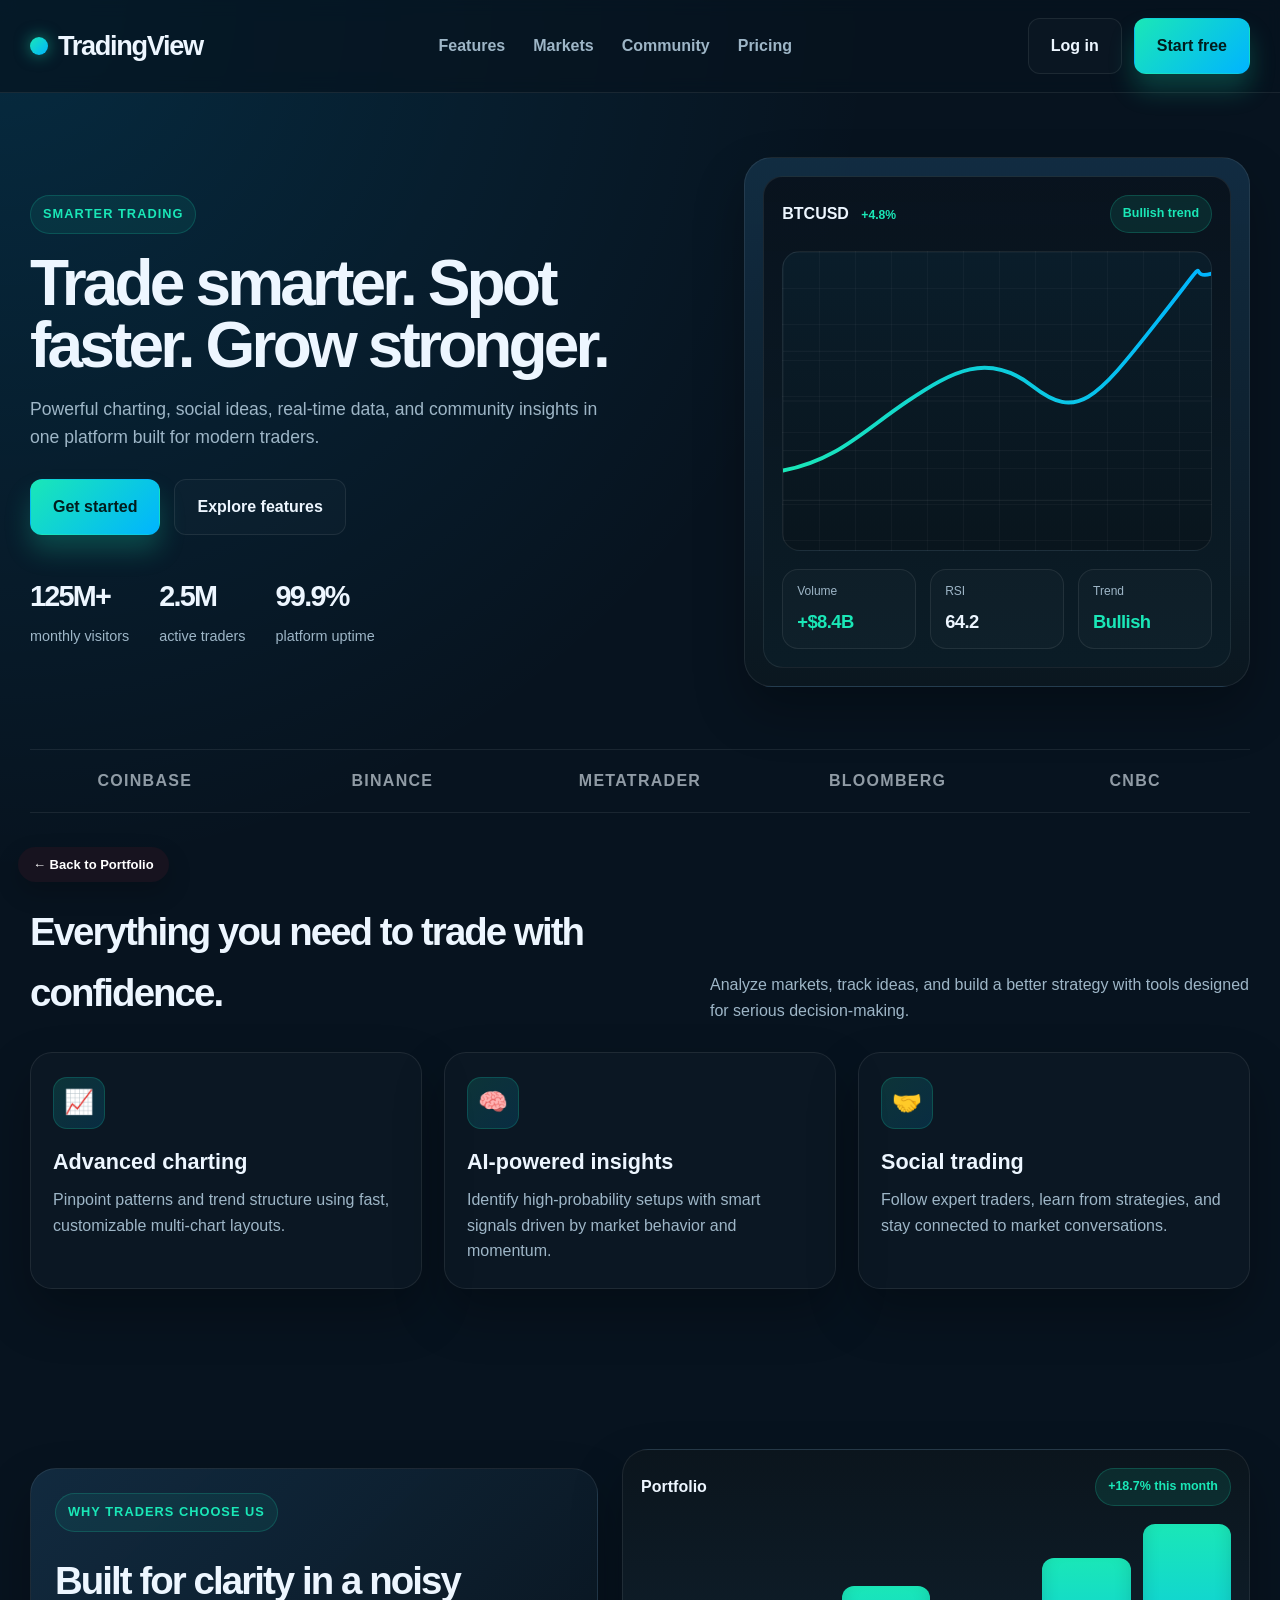
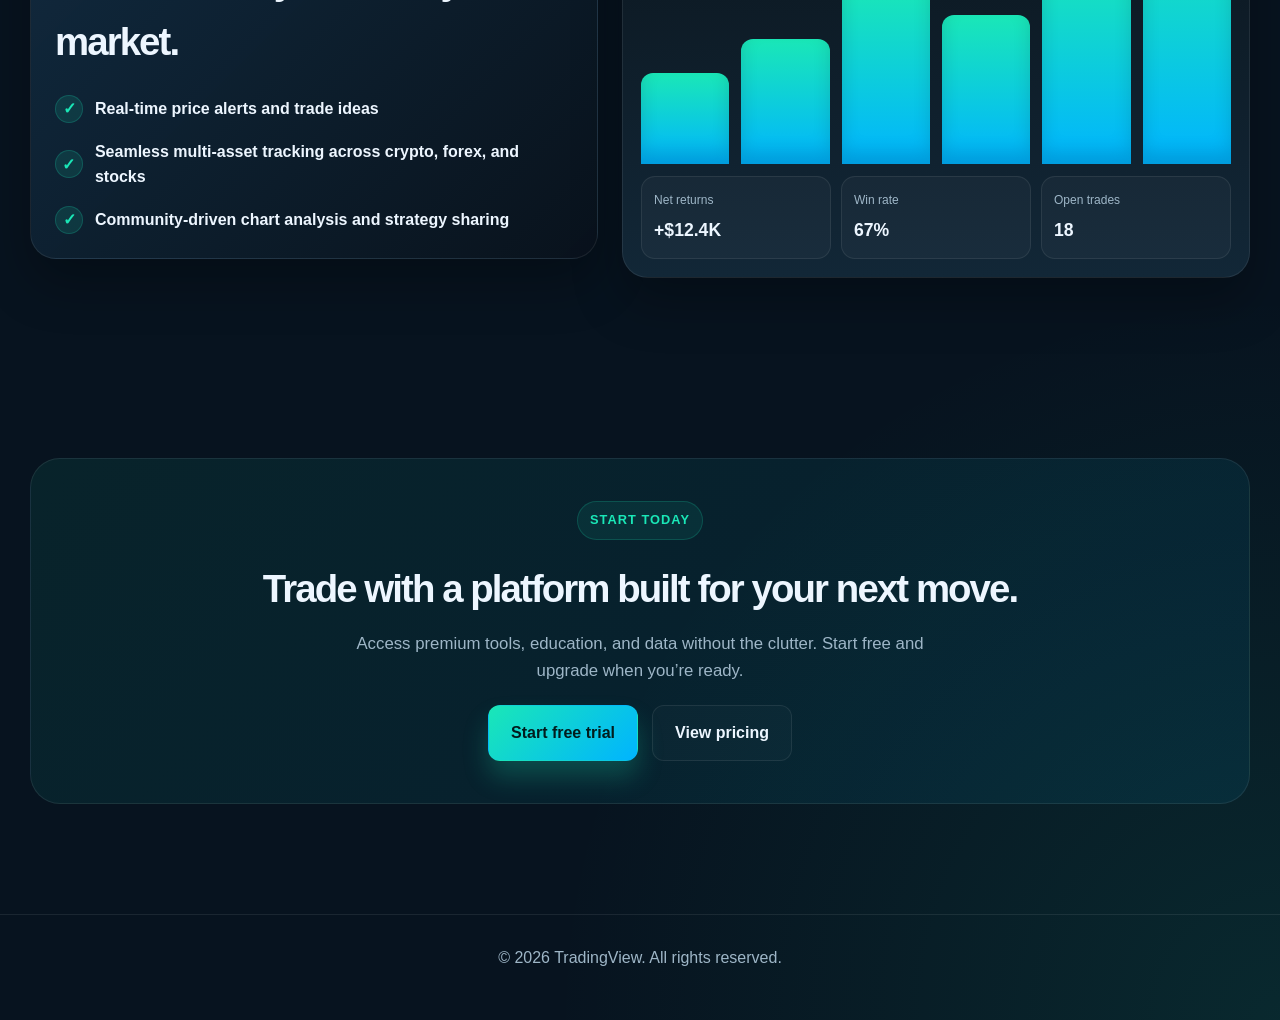
<file: uxui/trading-dashboard.html>
<!DOCTYPE html>
<html lang="en">
<head>
  <meta charset="UTF-8" />
  <meta name="viewport" content="width=device-width, initial-scale=1.0" />
  <title>TradingView — Smarter Trading Starts Here</title>
  <style>
    :root {
      --bg: #07131f;
      --bg-soft: #0d1d2c;
      --panel: #0f2435;
      --panel-2: #132f45;
      --card: rgba(17, 29, 41, 0.9);
      --text: #edf6ff;
      --muted: #9eb6c7;
      --primary: #1ae7b7;
      --secondary: #00b4ff;
      --warning: #ffd166;
      --danger: #ff5f6d;
      --line: rgba(255,255,255,0.08);
      --shadow: 0 24px 50px rgba(0, 0, 0, 0.28);
    }

    * { box-sizing: border-box; }

    html {
      scroll-behavior: smooth;
    }

    body {
      margin: 0;
      font-family: Arial, sans-serif;
      background:
        radial-gradient(circle at top left, rgba(0,180,255,0.15), transparent 30%),
        radial-gradient(circle at bottom right, rgba(26,231,183,0.10), transparent 25%),
        var(--bg);
      color: var(--text);
      line-height: 1.6;
    }

    a { text-decoration: none; }

    .container {
      width: min(1220px, calc(100% - 32px));
      margin: 0 auto;
    }

    .topbar {
      border-bottom: 1px solid var(--line);
      background: rgba(7, 19, 31, 0.7);
      backdrop-filter: blur(8px);
      position: sticky;
      top: 0;
      z-index: 50;
    }

    .nav {
      display: flex;
      align-items: center;
      justify-content: space-between;
      gap: 20px;
      padding: 18px 0;
    }

    .logo {
      display: flex;
      align-items: center;
      gap: 10px;
      font-weight: 700;
      font-size: 1.7rem;
      letter-spacing: -0.05em;
    }

    .logo-mark {
      width: 18px;
      height: 18px;
      border-radius: 50%;
      background: linear-gradient(135deg, var(--primary), var(--secondary));
      box-shadow: 0 0 16px rgba(26,231,183,0.55);
    }

    .nav-links {
      display: flex;
      align-items: center;
      gap: 28px;
      color: var(--muted);
      font-weight: 600;
    }

    .nav-links a {
      color: var(--muted);
    }

    .nav-actions {
      display: flex;
      align-items: center;
      gap: 12px;
    }

    .btn {
      display: inline-flex;
      align-items: center;
      justify-content: center;
      padding: 14px 22px;
      border-radius: 12px;
      font-weight: 700;
      border: 1px solid transparent;
      transition: 0.2s ease;
      cursor: pointer;
    }

    .btn-primary {
      background: linear-gradient(135deg, var(--primary), var(--secondary));
      color: #021c1d;
      box-shadow: 0 16px 26px rgba(26,231,183,0.22);
    }

    .btn-secondary {
      background: rgba(255,255,255,0.02);
      color: var(--text);
      border-color: var(--line);
    }

    .hero {
      padding: 64px 0 40px;
    }

    .hero-inner {
      display: grid;
      grid-template-columns: 1.15fr 0.85fr;
      align-items: center;
      gap: 30px;
    }

    .eyebrow {
      display: inline-block;
      padding: 8px 12px;
      border-radius: 999px;
      background: rgba(26,231,183,0.08);
      border: 1px solid rgba(26,231,183,0.18);
      color: var(--primary);
      font-size: 0.8rem;
      letter-spacing: 0.08em;
      text-transform: uppercase;
      font-weight: 700;
      margin-bottom: 18px;
    }

    h1 {
      font-size: clamp(2.8rem, 5vw, 5rem);
      line-height: 0.98;
      letter-spacing: -0.06em;
      margin: 0 0 18px;
      max-width: 620px;
    }

    .hero-copy p {
      font-size: 1.1rem;
      color: var(--muted);
      max-width: 580px;
      margin: 0 0 28px;
    }

    .hero-actions {
      display: flex;
      align-items: center;
      flex-wrap: wrap;
      gap: 14px;
      margin-bottom: 30px;
    }

    .hero-metrics {
      display: flex;
      flex-wrap: wrap;
      gap: 30px;
      padding-top: 8px;
    }

    .metric strong {
      display: block;
      font-size: 1.8rem;
      letter-spacing: -0.06em;
      margin-bottom: 4px;
    }

    .metric span {
      color: var(--muted);
      font-size: 0.9rem;
    }

    .dashboard {
      position: relative;
      background: linear-gradient(180deg, rgba(19,47,69,0.9), rgba(11,23,32,0.95));
      border: 1px solid var(--line);
      border-radius: 28px;
      padding: 18px;
      box-shadow: var(--shadow);
      min-height: 520px;
    }

    .chart-shell {
      background: linear-gradient(180deg, rgba(8,18,28,0.94), rgba(11,29,39,0.9));
      border: 1px solid var(--line);
      border-radius: 20px;
      padding: 18px;
      height: 100%;
    }

    .chart-header {
      display: flex;
      justify-content: space-between;
      align-items: center;
      margin-bottom: 18px;
    }

    .pair {
      font-weight: 700;
      color: var(--text);
    }

    .pair small {
      color: var(--primary);
      font-size: 0.76rem;
      margin-left: 8px;
    }

    .badge {
      background: rgba(26,231,183,0.1);
      border: 1px solid rgba(26,231,183,0.2);
      color: var(--primary);
      border-radius: 999px;
      padding: 8px 12px;
      font-size: 0.78rem;
      font-weight: 700;
    }

    .chart-grid {
      height: 300px;
      position: relative;
      border-radius: 18px;
      overflow: hidden;
      background:
        linear-gradient(to right, rgba(255,255,255,0.03) 1px, transparent 1px),
        linear-gradient(to bottom, rgba(255,255,255,0.03) 1px, transparent 1px),
        linear-gradient(180deg, #0a1d2a, #09151d);
      background-size: 36px 36px, 36px 36px, 100% 100%;
      border: 1px solid var(--line);
    }

    .chart-grid svg {
      width: 100%;
      height: 100%;
      display: block;
    }

    .stats-row {
      display: grid;
      grid-template-columns: repeat(3, minmax(0, 1fr));
      gap: 14px;
      margin-top: 18px;
    }

    .mini-card {
      background: rgba(255,255,255,0.02);
      border: 1px solid var(--line);
      border-radius: 16px;
      padding: 12px 14px;
    }

    .mini-card .label {
      display: block;
      color: var(--muted);
      font-size: 0.75rem;
      margin-bottom: 6px;
    }

    .mini-card strong {
      font-size: 1.15rem;
      letter-spacing: -0.03em;
    }

    .mini-card .up {
      color: var(--primary);
    }

    .brand-strip {
      padding: 22px 0 8px;
    }

    .brand-box {
      display: grid;
      grid-template-columns: repeat(5, minmax(120px, 1fr));
      gap: 18px;
      border-top: 1px solid var(--line);
      border-bottom: 1px solid var(--line);
      padding: 18px 0;
      color: rgba(237, 246, 255, 0.6);
      font-weight: 700;
      text-transform: uppercase;
      letter-spacing: 0.08em;
      text-align: center;
    }

    .section {
      padding: 80px 0;
    }

    .section-head {
      display: flex;
      justify-content: space-between;
      align-items: end;
      gap: 20px;
      margin-bottom: 28px;
    }

    .section-head h2 {
      margin: 0;
      font-size: clamp(2rem, 3vw, 3rem);
      letter-spacing: -0.05em;
    }

    .section-head p {
      margin: 0;
      max-width: 540px;
      color: var(--muted);
    }

    .feature-grid {
      display: grid;
      grid-template-columns: repeat(3, minmax(0, 1fr));
      gap: 22px;
    }

    .feature-card {
      background: rgba(255,255,255,0.02);
      border: 1px solid var(--line);
      border-radius: 22px;
      padding: 24px 22px;
      box-shadow: var(--shadow);
    }

    .feature-icon {
      width: 52px;
      height: 52px;
      border-radius: 14px;
      display: grid;
      place-items: center;
      font-size: 1.5rem;
      background: linear-gradient(135deg, rgba(26,231,183,0.14), rgba(0,180,255,0.14));
      border: 1px solid rgba(26,231,183,0.18);
      margin-bottom: 16px;
    }

    .feature-card h3 {
      margin: 0 0 8px;
      font-size: 1.35rem;
    }

    .feature-card p {
      margin: 0;
      color: var(--muted);
    }

    .split {
      display: grid;
      grid-template-columns: 0.95fr 1.05fr;
      gap: 24px;
      align-items: center;
    }

    .special-box {
      background: linear-gradient(135deg, rgba(19,47,69,0.85), rgba(10,18,28,0.9));
      border: 1px solid var(--line);
      border-radius: 26px;
      padding: 24px;
      box-shadow: var(--shadow);
    }

    .list {
      list-style: none;
      padding: 0;
      margin: 22px 0 0;
      display: grid;
      gap: 16px;
    }

    .list li {
      display: flex;
      align-items: center;
      gap: 12px;
      color: var(--text);
      font-weight: 600;
    }

    .check {
      width: 28px;
      height: 28px;
      border-radius: 50%;
      display: grid;
      place-items: center;
      background: rgba(26,231,183,0.12);
      border: 1px solid rgba(26,231,183,0.2);
      color: var(--primary);
      font-weight: 800;
    }

    .mockup {
      background: linear-gradient(180deg, rgba(11,21,29,1), rgba(18,39,55,1));
      border: 1px solid var(--line);
      border-radius: 26px;
      padding: 18px;
      box-shadow: var(--shadow);
      min-height: 360px;
    }

    .bar-chart {
      display: flex;
      align-items: end;
      gap: 12px;
      height: 240px;
      margin: 18px 0 12px;
    }

    .bar {
      flex: 1;
      border-radius: 12px 12px 0 0;
      background: linear-gradient(180deg, var(--primary), var(--secondary));
      box-shadow: inset 0 -12px 18px rgba(0,0,0,0.14);
    }

    .bar:nth-child(1) { height: 38%; }
    .bar:nth-child(2) { height: 52%; }
    .bar:nth-child(3) { height: 74%; }
    .bar:nth-child(4) { height: 62%; }
    .bar:nth-child(5) { height: 86%; }
    .bar:nth-child(6) { height: 100%; }

    .summary-row {
      display: grid;
      grid-template-columns: repeat(3, minmax(0, 1fr));
      gap: 10px;
    }

    .summary-box {
      background: rgba(255,255,255,0.03);
      border: 1px solid var(--line);
      border-radius: 14px;
      padding: 14px 12px;
    }

    .summary-box .label {
      display: block;
      color: var(--muted);
      font-size: 0.75rem;
      margin-bottom: 6px;
    }

    .summary-box strong {
      font-size: 1.1rem;
    }

    .cta {
      background: linear-gradient(135deg, rgba(26,231,183,0.08), rgba(0,180,255,0.08));
      border: 1px solid var(--line);
      border-radius: 30px;
      padding: 42px 24px;
      text-align: center;
      margin-top: 20px;
    }

    .cta h3 {
      margin: 0 0 12px;
      font-size: clamp(2.1rem, 3vw, 3rem);
      letter-spacing: -0.05em;
    }

    .cta p {
      margin: 0 auto 20px;
      max-width: 620px;
      color: var(--muted);
      font-size: 1.05rem;
    }

    .footer {
      padding: 30px 0 50px;
      color: var(--muted);
      text-align: center;
      border-top: 1px solid var(--line);
      margin-top: 30px;
    }

    @media (max-width: 920px) {
      .hero-inner,
      .split,
      .feature-grid {
        grid-template-columns: 1fr;
      }

      .brand-box {
        grid-template-columns: repeat(3, minmax(120px, 1fr));
      }
    }

    @media (max-width: 640px) {
      .nav {
        flex-wrap: wrap;
      }

      .nav-links {
        width: 100%;
        justify-content: center;
        flex-wrap: wrap;
      }

      .hero-actions,
      .hero-metrics,
      .section-head {
        flex-direction: column;
        align-items: flex-start;
      }

      .stats-row,
      .summary-row,
      .brand-box {
        grid-template-columns: 1fr;
      }
    }
  </style>
</head>
<body>
  <header class="topbar">
    <div class="container nav">
      <div class="logo">
        <span class="logo-mark"></span>
        <span>TradingView</span>
      </div>

      <nav class="nav-links">
        <a href="#features">Features</a>
        <a href="#markets">Markets</a>
        <a href="#community">Community</a>
        <a href="#pricing">Pricing</a>
      </nav>

      <div class="nav-actions">
        <a href="#" class="btn btn-secondary">Log in</a>
        <a href="#" class="btn btn-primary">Start free</a>
      </div>
    </div>
  </header>

  <section class="hero">
    <div class="container hero-inner">
      <div class="hero-copy">
        <div class="eyebrow">Smarter trading</div>
        <h1>Trade smarter. Spot faster. Grow stronger.</h1>
        <p>
          Powerful charting, social ideas, real-time data, and community insights in one platform built for modern traders.
        </p>

        <div class="hero-actions">
          <a href="#pricing" class="btn btn-primary">Get started</a>
          <a href="#features" class="btn btn-secondary">Explore features</a>
        </div>

        <div class="hero-metrics">
          <div class="metric">
            <strong>125M+</strong>
            <span>monthly visitors</span>
          </div>
          <div class="metric">
            <strong>2.5M</strong>
            <span>active traders</span>
          </div>
          <div class="metric">
            <strong>99.9%</strong>
            <span>platform uptime</span>
          </div>
        </div>
      </div>

      <div class="dashboard">
        <div class="chart-shell">
          <div class="chart-header">
            <div class="pair">BTCUSD <small>+4.8%</small></div>
            <div class="badge">Bullish trend</div>
          </div>

          <div class="chart-grid">
            <svg viewBox="0 0 480 300" preserveAspectRatio="none" aria-label="Trading chart">
              <defs>
                <linearGradient id="lineGlow" x1="0%" x2="100%" y1="0%" y2="0%">
                  <stop offset="0%" stop-color="#1ae7b7"/>
                  <stop offset="100%" stop-color="#00b4ff"/>
                </linearGradient>
              </defs>
              <path d="M0,220 C60,210 90,180 140,150 S230,100 280,135 S350,150 420,70 S450,30 480,22" fill="none" stroke="url(#lineGlow)" stroke-width="4" stroke-linecap="round"/>
              <path d="M0,250 L480,250" stroke="rgba(255,255,255,0.08)"/>
              <path d="M0,200 L480,200" stroke="rgba(255,255,255,0.05)"/>
              <path d="M0,150 L480,150" stroke="rgba(255,255,255,0.05)"/>
              <path d="M0,100 L480,100" stroke="rgba(255,255,255,0.05)"/>
            </svg>
          </div>

          <div class="stats-row">
            <div class="mini-card">
              <span class="label">Volume</span>
              <strong class="up">+$8.4B</strong>
            </div>
            <div class="mini-card">
              <span class="label">RSI</span>
              <strong>64.2</strong>
            </div>
            <div class="mini-card">
              <span class="label">Trend</span>
              <strong class="up">Bullish</strong>
            </div>
          </div>
        </div>
      </div>
    </div>
  </section>

  <div class="brand-strip">
    <div class="container brand-box">
      <div>Coinbase</div>
      <div>Binance</div>
      <div>MetaTrader</div>
      <div>Bloomberg</div>
      <div>CNBC</div>
    </div>
  </div>

  <section id="features" class="section">
    <div class="container">
      <div class="section-head">
        <h2>Everything you need to trade with confidence.</h2>
        <p>Analyze markets, track ideas, and build a better strategy with tools designed for serious decision-making.</p>
      </div>

      <div class="feature-grid">
        <article class="feature-card">
          <div class="feature-icon">📈</div>
          <h3>Advanced charting</h3>
          <p>Pinpoint patterns and trend structure using fast, customizable multi-chart layouts.</p>
        </article>

        <article class="feature-card">
          <div class="feature-icon">🧠</div>
          <h3>AI-powered insights</h3>
          <p>Identify high-probability setups with smart signals driven by market behavior and momentum.</p>
        </article>

        <article class="feature-card">
          <div class="feature-icon">🤝</div>
          <h3>Social trading</h3>
          <p>Follow expert traders, learn from strategies, and stay connected to market conversations.</p>
        </article>
      </div>
    </div>
  </section>

  <section id="markets" class="section">
    <div class="container split">
      <div class="special-box">
        <div class="eyebrow">Why traders choose us</div>
        <h2 style="margin: 0; font-size: clamp(2rem, 3vw, 3rem); letter-spacing: -0.05em;">Built for clarity in a noisy market.</h2>

        <ul class="list">
          <li><span class="check">✓</span> Real-time price alerts and trade ideas</li>
          <li><span class="check">✓</span> Seamless multi-asset tracking across crypto, forex, and stocks</li>
          <li><span class="check">✓</span> Community-driven chart analysis and strategy sharing</li>
        </ul>
      </div>

      <div class="mockup">
        <div class="chart-header">
          <div class="pair">Portfolio</div>
          <div class="badge">+18.7% this month</div>
        </div>

        <div class="bar-chart">
          <div class="bar"></div>
          <div class="bar"></div>
          <div class="bar"></div>
          <div class="bar"></div>
          <div class="bar"></div>
          <div class="bar"></div>
        </div>

        <div class="summary-row">
          <div class="summary-box">
            <span class="label">Net returns</span>
            <strong class="up">+$12.4K</strong>
          </div>
          <div class="summary-box">
            <span class="label">Win rate</span>
            <strong>67%</strong>
          </div>
          <div class="summary-box">
            <span class="label">Open trades</span>
            <strong>18</strong>
          </div>
        </div>
      </div>
    </div>
  </section>

  <section id="pricing" class="section">
    <div class="container">
      <div class="cta">
        <div class="eyebrow">Start today</div>
        <h3>Trade with a platform built for your next move.</h3>
        <p>Access premium tools, education, and data without the clutter. Start free and upgrade when you’re ready.</p>
        <div class="hero-actions" style="justify-content:center; margin-bottom:0;">
          <a href="#" class="btn btn-primary">Start free trial</a>
          <a href="#" class="btn btn-secondary">View pricing</a>
        </div>
      </div>
    </div>
  </section>

  <footer class="footer">
    <div class="container">© 2026 TradingView. All rights reserved.</div>
  </footer>
<a href="../index.html" style="position:fixed;left:18px;bottom:18px;z-index:99999;padding:10px 15px;border-radius:999px;background:#17131f;color:#fff;text-decoration:none;font:700 13px Arial;box-shadow:0 10px 25px #0003">← Back to Portfolio</a>
</body>
</html>
</file>
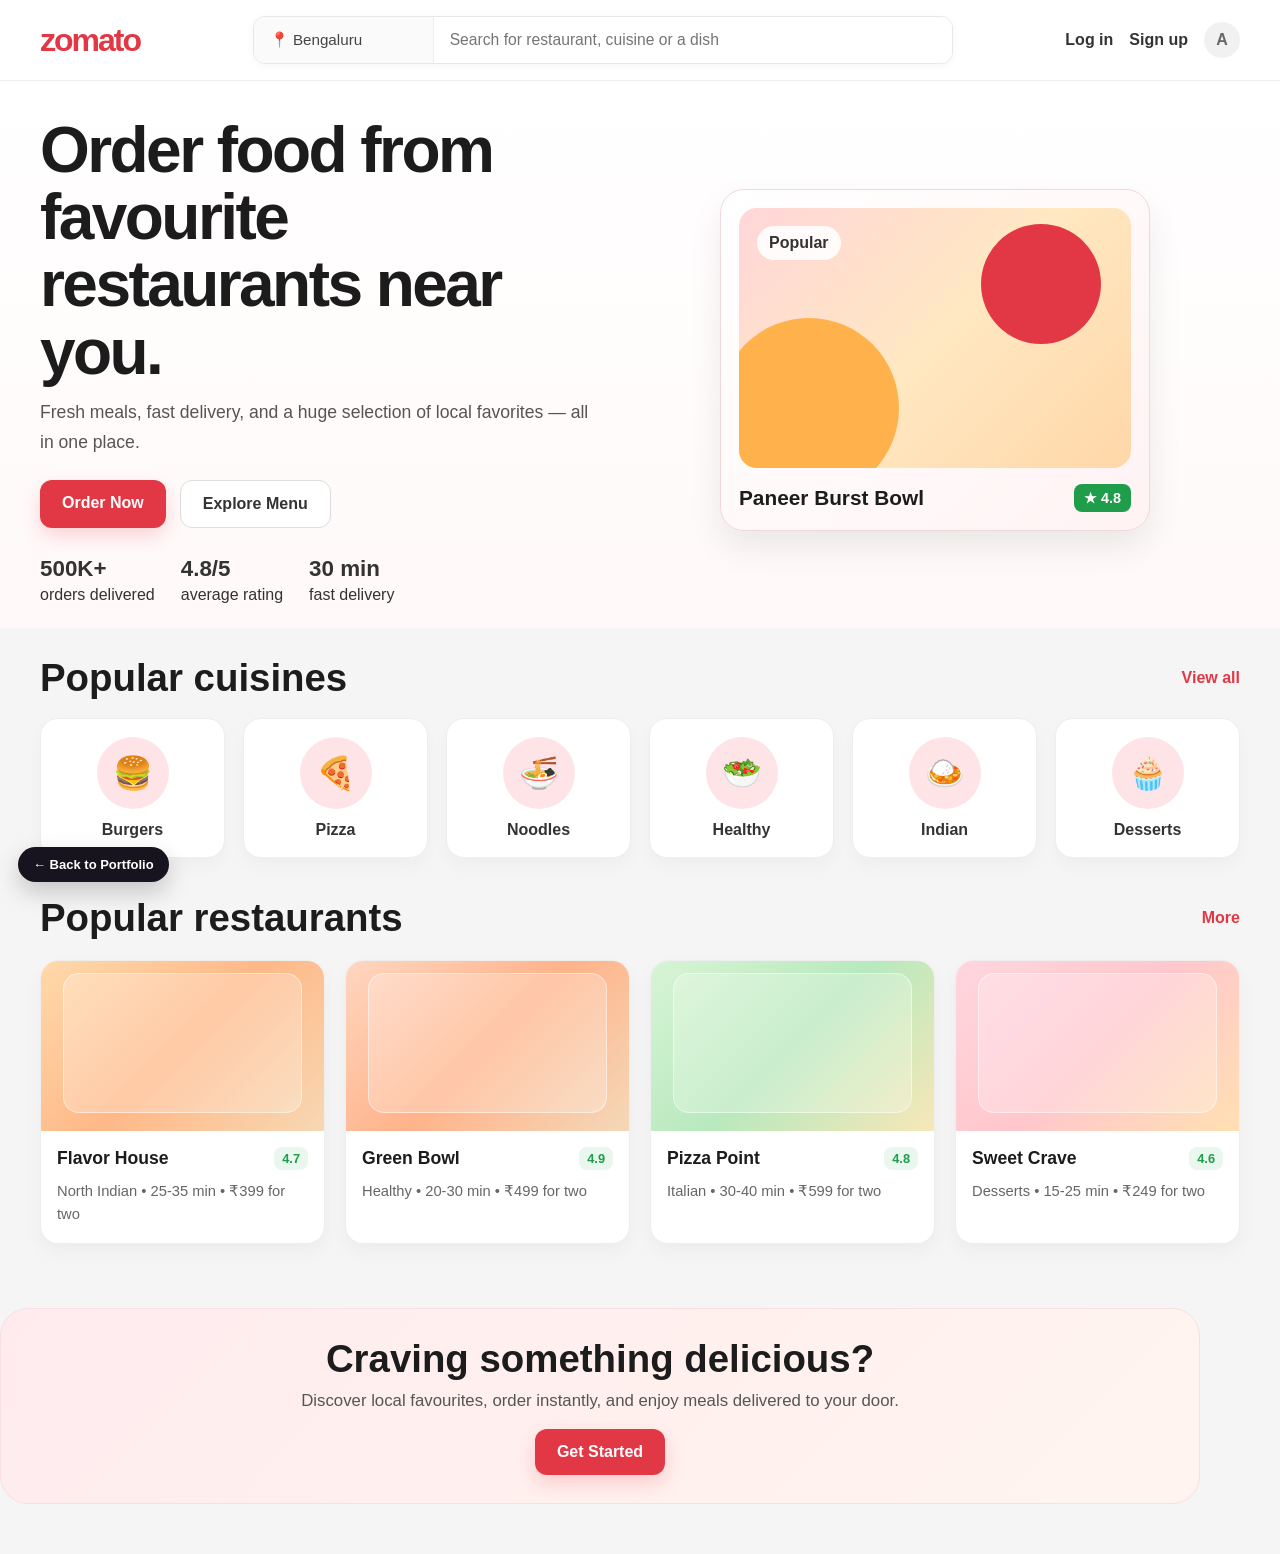
<file: uxui/zomato-delivery.html>
<!DOCTYPE html>
<html lang="en">
<head>
  <meta charset="UTF-8" />
  <meta name="viewport" content="width=device-width, initial-scale=1.0" />
  <title>Zomato Delivery</title>
  <style>
    html {
        scroll-behavior: smooth;
    }
    * { box-sizing: border-box; }
    body {
      margin: 0;
      font-family: Arial, sans-serif;
      background: #f5f5f5;
      color: #1c1c1c;
    }

    a { text-decoration: none; }

    .container {
      width: min(1200px, calc(100% - 32px));
      margin: 0 auto;
    }

    .topbar {
      background: #fff;
      border-bottom: 1px solid #eee;
      position: sticky;
      top: 0;
      z-index: 10;
    }

    .nav {
      display: flex;
      align-items: center;
      justify-content: space-between;
      padding: 16px 0;
      gap: 20px;
    }

    .logo {
      font-weight: 700;
      font-size: 2rem;
      color: #e23744;
      letter-spacing: -2px;
    }

    .search-wrap {
      display: flex;
      align-items: center;
      flex: 1;
      max-width: 700px;
      background: #fff;
      border: 1px solid #e8e8e8;
      border-radius: 12px;
      overflow: hidden;
      box-shadow: 0 2px 8px rgba(0,0,0,0.04);
    }

    .location {
      display: flex;
      align-items: center;
      gap: 8px;
      padding: 14px 16px;
      background: #fafafa;
      border-right: 1px solid #eee;
      color: #444;
      font-size: 0.95rem;
      min-width: 180px;
    }

    .search-box {
      flex: 1;
      padding: 14px 16px;
      border: none;
      outline: none;
      font-size: 0.98rem;
    }

    .nav-links {
      display: flex;
      align-items: center;
      gap: 16px;
      font-weight: 600;
      color: #333;
    }

    .nav-links a {
      color: #333;
    }

    .profile {
      width: 36px;
      height: 36px;
      border-radius: 50%;
      background: #f1f1f1;
      display: grid;
      place-items: center;
      font-weight: 700;
      color: #666;
    }

    .hero {
      background: linear-gradient(180deg, #fff 0%, #fff9f9 100%);
      padding: 36px 0 24px;
    }

    .hero-inner {
      display: flex;
      align-items: center;
      justify-content: space-between;
      gap: 30px;
    }

    .hero-text {
      max-width: 560px;
    }

    .hero-text h1 {
      margin: 0 0 12px;
      font-size: clamp(2.4rem, 5vw, 4.2rem);
      line-height: 1.05;
      letter-spacing: -0.04em;
    }

    .hero-text p {
      margin: 0 0 22px;
      font-size: 1.1rem;
      color: #555;
      line-height: 1.7;
    }

    .cta-row {
      display: flex;
      gap: 14px;
      flex-wrap: wrap;
      margin-bottom: 28px;
    }

    .btn {
      display: inline-block;
      padding: 14px 22px;
      border-radius: 12px;
      font-weight: 700;
      transition: 0.2s ease;
    }

    .btn-primary {
      background: #e23744;
      color: #fff;
      box-shadow: 0 8px 20px rgba(226,55,68,0.2);
    }

    .btn-secondary {
      background: #fff;
      border: 1px solid #ddd;
      color: #333;
    }

    .mini-stats {
      display: flex;
      gap: 26px;
      flex-wrap: wrap;
      color: #333;
    }

    .mini-stats strong {
      display: block;
      font-size: 1.4rem;
      margin-bottom: 4px;
    }

    .hero-visual {
      flex: 1;
      display: flex;
      justify-content: center;
    }

    .food-card {
      width: min(100%, 430px);
      background: linear-gradient(135deg, #fff, #fff3f4);
      border: 1px solid #f0d8db;
      border-radius: 24px;
      padding: 18px;
      box-shadow: 0 16px 34px rgba(0,0,0,0.08);
    }

    .food-image {
      height: 260px;
      border-radius: 18px;
      background: linear-gradient(135deg, #ffd6d9, #ffe8c2, #ffd7a8);
      position: relative;
      overflow: hidden;
    }

    .food-image::before,
    .food-image::after {
      content: "";
      position: absolute;
      border-radius: 50%;
    }

    .food-image::before {
      width: 180px;
      height: 180px;
      background: #ffb14b;
      bottom: -30px;
      left: -20px;
    }

    .food-image::after {
      width: 120px;
      height: 120px;
      background: #e23744;
      right: 30px;
      top: 16px;
    }

    .food-badge {
      position: absolute;
      left: 18px;
      top: 18px;
      background: rgba(255,255,255,0.9);
      padding: 8px 12px;
      border-radius: 999px;
      font-weight: 700;
      color: #333;
    }

    .food-info {
      display: flex;
      align-items: center;
      justify-content: space-between;
      gap: 10px;
      padding-top: 16px;
    }

    .food-info h3 {
      margin: 0;
      font-size: 1.3rem;
    }

    .rating {
      background: #1f9d4b;
      color: #fff;
      border-radius: 8px;
      padding: 6px 10px;
      font-weight: 700;
      font-size: 0.9rem;
    }

    .popular {
      padding: 28px 0;
    }

    .section-head {
      display: flex;
      justify-content: space-between;
      align-items: center;
      margin-bottom: 18px;
    }

    .section-head h2 {
      margin: 0;
      font-size: clamp(1.6rem, 3vw, 2.4rem);
    }

    .section-head a {
      color: #e23744;
      font-weight: 700;
    }

    .category-grid {
      display: grid;
      grid-template-columns: repeat(auto-fit, minmax(160px, 1fr));
      gap: 18px;
    }

    .category-item {

      background: #fff;
      border: 1px solid #eee;
      border-radius: 18px;
      padding: 18px 14px;
      display: flex;
      flex-direction: column;
      align-items: center;
      gap: 12px;
      box-shadow: 0 8px 16px rgba(0,0,0,0.03);
      transition: 0.2s ease;
    }
    .category-grid .category-item:hover {
      transform: translateY(-4px);
      box-shadow: 0 12px 28px rgba(0,0,0,0.08);
    }

    .icon-box {
      width: 72px;
      height: 72px;
      border-radius: 50%;
      background: #ffe4e7;
      display: grid;
      place-items: center;
      font-size: 2rem;
    }

    .category-item span {
      font-weight: 700;
      color: #333;
    }
    .cat-link {
        display: flex;
        flex-direction: column;
        align-items: center;
        gap: 12px;
        text-decoration: none;
        color: #333;
        width: 100%;
    }

    .restaurant-grid {
      display: grid;
      grid-template-columns: repeat(auto-fit, minmax(240px, 1fr));
      gap: 20px;
      margin-top: 20px;
    }

    .restaurant-card {
      background: #fff;
      border-radius: 18px;
      overflow: hidden;
      border: 1px solid #eee;
      box-shadow: 0 8px 18px rgba(0,0,0,0.04);
    }

    .restaurant-thumb {
      height: 170px;
      background: linear-gradient(135deg, #ffd9ab, #ffb887, #f7d8b3);
      position: relative;
    }

    .restaurant-thumb::before {
      content: "";
      position: absolute;
      inset: 12px 22px 18px 22px;
      border-radius: 16px;
      background: rgba(255,255,255,0.25);
      border: 1px solid rgba(255,255,255,0.5);
    }

    .restaurant-body {
      padding: 16px;
    }

    .restaurant-row {
      display: flex;
      justify-content: space-between;
      gap: 10px;
      align-items: center;
      margin-bottom: 10px;
    }

    .restaurant-body h3 {
      margin: 0;
      font-size: 1.1rem;
    }

    .badge-green {
      background: #eaf7ee;
      color: #1f9d4b;
      font-size: 0.8rem;
      font-weight: 800;
      padding: 4px 8px;
      border-radius: 8px;
    }

    .restaurant-meta {
      color: #666;
      font-size: 0.92rem;
      line-height: 1.6;
    }

    .cta-section {
      margin: 36px 0 50px;
      background: linear-gradient(135deg, #ffebee, #fff5ef);
      border: 1px solid #f7dfe3;
      border-radius: 28px;
      padding: 28px 24px;
      text-align: center;
    }

    .cta-section h3 {
      margin: 0 0 10px;
      font-size: clamp(1.8rem, 3vw, 2.7rem);
    }

    .cta-section p {
      margin: 0 0 18px;
      color: #555;
      font-size: 1.05rem;
    }

    @media (max-width: 900px) {
      .hero-inner {
        flex-direction: column;
        text-align: center;
      }
      .hero-text { max-width: 100%; }
      .cta-row, .mini-stats {
        justify-content: center;
      }
    }

    @media (max-width: 640px) {
      .nav {
        flex-wrap: wrap;
      }
      .search-wrap {
        order: 3;
        width: 100%;
      }
      .nav-links {
        width: 100%;
        justify-content: space-between;
      }
    }
  </style>
</head>
<body>
  <header class="topbar">
    <div class="container nav">
      <div class="logo">zomato</div>

      <div class="search-wrap">
        <div class="location">📍 Bengaluru</div>
        <input class="search-box" type="text" placeholder="Search for restaurant, cuisine or a dish" />
      </div>

      <div class="nav-links">
        <a href="#">Log in</a>
        <a href="#">Sign up</a>
        <div class="profile">A</div>
      </div>
    </div>
  </header>

  <section class="hero">
    <div class="container hero-inner">
      <div class="hero-text">
        <h1>Order food from favourite restaurants near you.</h1>
        <p>Fresh meals, fast delivery, and a huge selection of local favorites — all in one place.</p>

        <div class="cta-row">
          <a class="btn btn-primary" href="#order">Order Now</a>
          <a class="btn btn-secondary" href="#menu">Explore Menu</a>
        </div>

        <div class="mini-stats">
          <div><strong>500K+</strong> orders delivered</div>
          <div><strong>4.8/5</strong> average rating</div>
          <div><strong>30 min</strong> fast delivery</div>
        </div>
      </div>

      <div class="hero-visual">
        <div class="food-card">
          <div class="food-image">
            <div class="food-badge">Popular</div>
          </div>
          <div class="food-info">
            <h3>Paneer Burst Bowl</h3>
            <div class="rating">★ 4.8</div>
          </div>
        </div>
      </div>
    </div>
  </section>

  <main id="menu" class="container popular">
    <div class="section-head">
      <h2>Popular cuisines</h2>
      <a href="#">View all</a>
    </div>

    <div class="category-grid">
      <div class="category-item">
        <a href="https://www.zomato.com/ncr/delivery/dish-burger" class="cat-link">
          <div class="icon-box">🍔</div>
          <span>Burgers</span>
        </a>
      </div>
      <div class="category-item">
        <a href="https://www.zomato.com/ncr/delivery/dish-pizza" class="cat-link">
          <div class="icon-box">🍕</div>
          <span>Pizza</span>
        </a>
      </div>
      <div class="category-item">
        <a href="https://www.zomato.com/ncr/delivery/dish-noodles" class="cat-link">
          <div class="icon-box">🍜</div>
          <span>Noodles</span>
        </a>
      </div>
      <div class="category-item">
        <a href="https://www.zomato.com/ncr/delivery/dish-healthy" class="cat-link">
          <div class="icon-box">🥗</div>
          <span>Healthy</span>
        </a>
      </div>
      <div class="category-item">
        <a href="https://www.zomato.com/ncr/delivery/dish-indian" class="cat-link">
          <div class="icon-box">🍛</div>
          <span>Indian</span>
        </a>
      </div>
      <div class="category-item">
        <a href="https://www.zomato.com/ncr/delivery/dish-desserts" class="cat-link">
          <div class="icon-box">🧁</div>
          <span>Desserts</span>
        </a>
      </div>
    </div>

    <div class="section-head" style="margin-top: 38px;">
      <h2>Popular restaurants</h2>
      <a href="#">More</a>
    </div>

    <div class="restaurant-grid">
      <article class="restaurant-card">
        <div class="restaurant-thumb"></div>
        <div class="restaurant-body">
          <div class="restaurant-row">
            <h3>Flavor House</h3>
            <span class="badge-green">4.7</span>
          </div>
          <div class="restaurant-meta">North Indian • 25-35 min • ₹399 for two</div>
        </div>
      </article>

      <article class="restaurant-card">
        <div class="restaurant-thumb" style="background: linear-gradient(135deg, #ffd6c0, #ffb38a, #f4d8b8);"></div>
        <div class="restaurant-body">
          <div class="restaurant-row">
            <h3>Green Bowl</h3>
            <span class="badge-green">4.9</span>
          </div>
          <div class="restaurant-meta">Healthy • 20-30 min • ₹499 for two</div>
        </div>
      </article>

      <article class="restaurant-card">
        <div class="restaurant-thumb" style="background: linear-gradient(135deg, #d7f4d5, #b8e9bd, #f7e7b8);"></div>
        <div class="restaurant-body">
          <div class="restaurant-row">
            <h3>Pizza Point</h3>
            <span class="badge-green">4.8</span>
          </div>
          <div class="restaurant-meta">Italian • 30-40 min • ₹599 for two</div>
        </div>
      </article>

      <article class="restaurant-card">
        <div class="restaurant-thumb" style="background: linear-gradient(135deg, #ffd6de, #ffc7cc, #ffe0b2);"></div>
        <div class="restaurant-body">
          <div class="restaurant-row">
            <h3>Sweet Crave</h3>
            <span class="badge-green">4.6</span>
          </div>
          <div class="restaurant-meta">Desserts • 15-25 min • ₹249 for two</div>
        </div>
      </article>
    </div>
  </main>

  <section id="order" class="container cta-section">
    <h3>Craving something delicious?</h3>
    <p>Discover local favourites, order instantly, and enjoy meals delivered to your door.</p>
    <a class="btn btn-primary" href="#">Get Started</a>
  </section>
<a href="../index.html" style="position:fixed;left:18px;bottom:18px;z-index:99999;padding:10px 15px;border-radius:999px;background:#17131f;color:#fff;text-decoration:none;font:700 13px Arial;box-shadow:0 10px 25px #0003">← Back to Portfolio</a>
</body>
</html>
</file>
<file: style.css>
:root{
  --ink:#17131f;--muted:#6f687a;--lav:#b78cff;--lav2:#eadcff;--pink:#f5c9ee;
  --paper:#fbf8ff;--white:#fff;--line:rgba(36,20,55,.12);
}
*{box-sizing:border-box}html{scroll-behavior:smooth}body{margin:0;background:var(--paper);color:var(--ink);font-family:"DM Sans",sans-serif;overflow-x:hidden}
body:before{content:"";position:fixed;inset:0;pointer-events:none;opacity:.22;background:radial-gradient(circle at 20% 20%,#fff 0 1px,transparent 1px);background-size:18px 18px;z-index:-2}
.web-grid{position:fixed;inset:0;pointer-events:none;opacity:.12;background-image:linear-gradient(30deg,transparent 49%,#8c68ad 50%,transparent 51%),linear-gradient(150deg,transparent 49%,#8c68ad 50%,transparent 51%);background-size:170px 170px;z-index:-1}
.orb{position:fixed;border-radius:50%;filter:blur(70px);opacity:.28;pointer-events:none;z-index:-1}.orb-a{width:350px;height:350px;background:#d5b7ff;top:-130px;right:-90px}.orb-b{width:300px;height:300px;background:#f7b9e7;bottom:5%;left:-130px}
.nav{height:76px;display:flex;align-items:center;justify-content:space-between;padding:0 5vw;position:sticky;top:0;z-index:10;background:rgba(251,248,255,.78);backdrop-filter:blur(16px);border-bottom:1px solid var(--line)}
.brand{font:700 1.25rem "Space Grotesk";color:var(--ink);text-decoration:none;letter-spacing:.1em}.brand span{display:inline-grid;place-items:center;background:var(--ink);color:white;border-radius:50%;width:29px;height:29px;margin-right:5px}
.nav nav{display:flex;gap:30px}.nav nav a{color:var(--muted);text-decoration:none;font-size:.88rem;font-weight:600}.nav nav a:hover{color:var(--ink)}
.resume-btn,.primary-btn,.ghost-btn{display:inline-flex;align-items:center;gap:10px;text-decoration:none;font-weight:700;border-radius:999px;transition:.25s ease}.resume-btn{background:var(--ink);color:#fff;padding:11px 17px;font-size:.82rem}.resume-btn:hover{transform:translateY(-2px);box-shadow:0 10px 25px #20162e25}.resume-btn span{font-size:1rem}
.hero{min-height:calc(100vh - 76px);display:grid;grid-template-columns:1.05fr .95fr;align-items:center;gap:5vw;padding:7vw 7vw 8vw;max-width:1500px;margin:auto}
.eyebrow,.kicker{letter-spacing:.16em;text-transform:uppercase;font-size:.72rem;font-weight:800;color:#80669b}.dot{display:inline-block;width:8px;height:8px;border-radius:50%;background:#a773ff;box-shadow:0 0 0 5px #a773ff1c;margin-right:8px}
h1,h2,h3{font-family:"Space Grotesk",sans-serif;margin:0;line-height:.98}h1{font-size:clamp(3.5rem,7vw,7.5rem);letter-spacing:-.065em;max-width:800px}h1 em,h2 span{color:#9364d7;font-style:normal}.lead{font-size:1.05rem;line-height:1.75;color:var(--muted);max-width:650px;margin:30px 0}.hero-actions{display:flex;gap:12px;flex-wrap:wrap}.primary-btn{background:#a978eb;color:#fff;padding:14px 20px;box-shadow:0 12px 28px #a978eb35}.primary-btn:hover{transform:translateY(-3px)}.ghost-btn{border:1px solid var(--line);color:var(--ink);padding:13px 19px;background:#fff9}.mini-meta{display:flex;gap:12px;margin-top:34px;color:#8a8193;font-size:.65rem;letter-spacing:.13em;font-weight:800}
.hero-art{display:grid;place-items:center}.comic-frame{width:min(480px,80vw);aspect-ratio:4/5;position:relative;overflow:hidden;border:1px solid #a77ec855;border-radius:36px;background:linear-gradient(145deg,#f3e9ff,#d8baff 58%,#f8c9e9);box-shadow:24px 30px 70px #6f4e9230;transform:rotate(2deg)}
.halftone{position:absolute;inset:0;background-image:radial-gradient(#71459d 1px,transparent 1px);background-size:13px 13px;opacity:.12}.web-line{position:absolute;height:1px;background:#734e9250;transform-origin:left}.w1{width:150%;top:20%;left:-10%;transform:rotate(28deg)}.w2{width:150%;top:48%;left:-10%;transform:rotate(-25deg)}.w3{width:150%;top:73%;left:-10%;transform:rotate(14deg)}
.portrait-wrap{position:absolute;inset:13% 10% 15%;display:grid;place-items:center}.portrait-ring{position:absolute;width:70%;aspect-ratio:1;border-radius:50%;border:1px solid #fff8;box-shadow:0 0 0 28px #ffffff12}.portrait-placeholder{width:58%;aspect-ratio:1;border-radius:50%;display:grid;place-items:center;background:linear-gradient(135deg,#fff8ff,#c59bfa);color:#684b83;font:700 clamp(2rem,5vw,4rem) "Space Grotesk";letter-spacing:-.08em;box-shadow:0 30px 70px #4d2c6925;border:8px solid #ffffff66}
.sticker{position:absolute;right:7%;top:9%;z-index:2;background:#1e1625;color:#fff;padding:12px 14px;transform:rotate(8deg);font-size:.58rem;letter-spacing:.1em;line-height:1.4;box-shadow:7px 8px 0 #a879e4}.sticker b{color:#e5cfff}.caption{position:absolute;left:8%;bottom:7%;font:700 2.2rem/ .8 "Space Grotesk";letter-spacing:-.06em}.caption b{color:#7651a0}
.section{display:grid;grid-template-columns:170px 1fr;gap:5vw;padding:110px 8vw;max-width:1500px;margin:auto;border-top:1px solid var(--line)}.section-tag{font-size:.67rem;letter-spacing:.16em;font-weight:800;color:#8b8195;padding-top:7px}.content{max-width:1050px}.kicker{margin:0 0 14px}.section h2{font-size:clamp(2.6rem,5vw,5rem);letter-spacing:-.06em;margin-bottom:24px}.content>p:not(.kicker){color:var(--muted);font-size:1rem;line-height:1.8;max-width:820px}
.stats{display:flex;gap:60px;margin-top:42px;flex-wrap:wrap}.stats div{display:flex;align-items:flex-end;gap:10px}.stats strong{font:700 2.8rem "Space Grotesk"}.stats span{color:var(--muted);font-size:.76rem;line-height:1.25}
.work-head{display:flex;justify-content:space-between;gap:30px;align-items:end;margin-bottom:30px}.muted{max-width:330px!important;font-size:.82rem!important;line-height:1.6!important}.gallery{display:grid;grid-template-columns:repeat(2,1fr);gap:18px}.project{min-height:250px;position:relative;overflow:hidden;border-radius:22px;background:#e6d7f4;border:1px solid var(--line)}.project.large,.project.wide{grid-column:span 2;min-height:390px}.project img{width:100%;height:100%;object-fit:cover;display:block;transition:transform .5s cubic-bezier(.2,.7,.2,1);filter:saturate(.95)}.project:after{content:"";position:absolute;inset:0;background:linear-gradient(180deg,transparent 45%,#17121dcc);opacity:.65}.project:hover img{transform:scale(1.045) rotate(.25deg)}.project div{position:absolute;z-index:2;bottom:22px;left:24px;color:#fff}.project div span{font-size:.65rem;opacity:.75}.project h3{font-size:1.55rem;margin:7px 0}.project p{margin:0;font-size:.76rem;opacity:.8}
.skill-grid{display:grid;grid-template-columns:repeat(4,1fr);gap:14px;margin-top:40px}.skill-card{background:#fff;border:1px solid var(--line);padding:25px;border-radius:20px;min-height:210px;box-shadow:0 15px 40px #4e2b6d08}.skill-card>b{font-size:.68rem;color:#9c6dd0}.skill-card h3{font-size:1.25rem;margin:32px 0 14px}.skill-card p{font-size:.82rem;line-height:1.65;color:var(--muted);margin:0}
.timeline{border-left:1px solid #c7b7d6}.time-item{display:grid;grid-template-columns:130px 1fr;gap:30px;padding:0 0 50px 28px;position:relative}.time-item:before{content:"";position:absolute;width:8px;height:8px;background:#9b6cd4;border-radius:50%;left:-4px;top:5px;box-shadow:0 0 0 6px #9b6cd41c}.time-item>span{font-size:.65rem;letter-spacing:.12em;color:#8c7d99;font-weight:800}.time-item h3{font-size:1.4rem;margin-bottom:10px}.time-item p{margin:0;color:var(--muted);line-height:1.7;font-size:.9rem}
.contact{position:relative;overflow:hidden;text-align:center;padding:140px 7vw;background:linear-gradient(135deg,#e9d8ff,#f7d9ef);border-top:1px solid var(--line)}.contact h2{font-size:clamp(3.3rem,7vw,7rem);letter-spacing:-.07em;margin:18px 0 30px}.contact .mail{display:inline-flex;gap:12px;color:var(--ink);font-size:1rem;font-weight:700;text-decoration:none;border-bottom:1px solid #6d5b7b;padding-bottom:7px}.contact-small{font-size:.7rem;color:#756a7b;margin:18px 0 28px}.resume-btn.big{padding:14px 22px}
footer{display:flex;justify-content:space-between;padding:25px 7vw;font-size:.65rem;letter-spacing:.12em;color:#817689;background:#19131f;color:#cfc3d8}footer span:first-child{font-weight:800;color:#fff}
.reveal{opacity:0;transform:translateY(24px);transition:opacity .8s ease,transform .8s ease}.reveal.show{opacity:1;transform:none}.delay{transition-delay:.12s}
@media(max-width:900px){.nav nav{display:none}.hero{grid-template-columns:1fr;padding-top:70px}.hero-art{margin-top:25px}.section{grid-template-columns:1fr;gap:25px;padding:80px 7vw}.skill-grid{grid-template-columns:repeat(2,1fr)}}
@media(max-width:600px){.nav{padding:0 4vw}.nav .resume-btn{padding:9px 12px}.hero{padding-left:6vw;padding-right:6vw}.hero h1{font-size:3.6rem}.gallery{grid-template-columns:1fr}.project.large,.project.wide{grid-column:span 1;min-height:360px}.project{min-height:320px}.skill-grid{grid-template-columns:1fr}.work-head{display:block}.stats{gap:25px}.time-item{grid-template-columns:1fr;gap:8px}.contact{padding:100px 6vw}footer{flex-direction:column;gap:12px}}
@media(prefers-reduced-motion:reduce){*{scroll-behavior:auto!important;animation:none!important;transition:none!important}}

/* --- Extra motion polish --- */
@keyframes floatCard{
  0%,100%{transform:rotate(2deg) translate3d(0,0,0)}
  50%{transform:rotate(2deg) translate3d(0,-9px,0)}
}
@keyframes driftWeb{
  0%{transform:translate3d(0,0,0) rotate(28deg)}
  50%{transform:translate3d(12px,-6px,0) rotate(30deg)}
  100%{transform:translate3d(0,0,0) rotate(28deg)}
}
@keyframes pulseSticker{
  0%,100%{transform:rotate(8deg) scale(1)}
  50%{transform:rotate(5deg) scale(1.035)}
}
@keyframes softGlow{
  0%,100%{opacity:.22}
  50%{opacity:.38}
}
.comic-frame{
  animation:floatCard 6s ease-in-out infinite;
  will-change:transform;
}
.w1{animation:driftWeb 5s ease-in-out infinite}
.sticker{animation:pulseSticker 3.5s ease-in-out infinite}
.orb-a{animation:softGlow 5s ease-in-out infinite}
.project{transition:transform .35s ease,box-shadow .35s ease}
.project:hover{transform:translateY(-6px);box-shadow:0 20px 45px rgba(76,42,105,.14)}
.skill-card{transition:transform .3s ease,box-shadow .3s ease}
.skill-card:hover{transform:translateY(-7px);box-shadow:0 22px 45px rgba(76,42,105,.13)}
.primary-btn span,.resume-btn span,.mail span{display:inline-block;transition:transform .25s ease}
.primary-btn:hover span,.resume-btn:hover span,.mail:hover span{transform:translate(3px,-3px)}
@media(prefers-reduced-motion:reduce){
  .comic-frame,.w1,.sticker,.orb-a{animation:none!important}
}
@media(max-width:600px){
  .project,.project.large,.project.wide{min-height:285px}
  .comic-frame{animation-duration:8s}
}


/* =========================================================
   V3 — CLEARLY SMALLER PROJECT IMAGES + NOTICEABLE ANIMATION
   ========================================================= */
.work .content{
  max-width: 920px;
  margin-inline: auto;
}
.gallery{
  grid-template-columns: repeat(2, minmax(0, 1fr)) !important;
  gap: 30px !important;
  align-items: start;
}
.project,
.project.large,
.project.wide{
  grid-column: span 1 !important;
  min-height: 0 !important;
  height: auto !important;
  aspect-ratio: 4 / 3 !important;
  border-radius: 24px;
  overflow: hidden;
  opacity: 0;
  transform: translateY(45px) scale(.94);
  transition:
    opacity .7s cubic-bezier(.2,.75,.25,1),
    transform .7s cubic-bezier(.2,.75,.25,1),
    box-shadow .35s ease !important;
}
.project.project-visible{
  opacity: 1;
  transform: translateY(0) scale(1);
}
.project img{
  position:absolute;
  inset:0;
  width:100% !important;
  height:100% !important;
  object-fit:cover !important;
  transition: transform .55s cubic-bezier(.2,.7,.2,1), filter .4s ease !important;
}
.project:hover{
  transform: translateY(-10px) rotate(-.7deg) scale(1.015) !important;
  box-shadow:0 28px 65px rgba(70,40,95,.20) !important;
}
.project:hover img{
  transform:scale(1.10) rotate(.8deg) !important;
  filter:saturate(1.08) contrast(1.03);
}
.project:nth-child(even):hover{
  transform: translateY(-10px) rotate(.7deg) scale(1.015) !important;
}
.project div{
  bottom:18px !important;
  left:20px !important;
}
.project h3{
  font-size:1.25rem !important;
}
.gallery .project:nth-child(3n){
  width:88%;
  justify-self:center;
}

/* stronger hero motion */
@keyframes heroFloatV3{
  0%,100%{transform:translateY(0) rotate(2deg)}
  50%{transform:translateY(-16px) rotate(-1deg)}
}
.comic-frame{
  animation:heroFloatV3 4.8s ease-in-out infinite !important;
}
.sticker{
  animation:pulseSticker 2.4s ease-in-out infinite !important;
}
@keyframes webSweep{
  0%,100%{opacity:.25;transform:translateX(-12px) rotate(28deg)}
  50%{opacity:.7;transform:translateX(18px) rotate(31deg)}
}
.w1{animation:webSweep 3.6s ease-in-out infinite !important}

@media(max-width:900px){
  .work .content{max-width:760px}
  .gallery{gap:20px !important}
}
@media(max-width:650px){
  .gallery{grid-template-columns:1fr !important}
  .gallery .project:nth-child(3n){width:100%}
  .project,.project.large,.project.wide{aspect-ratio: 4 / 3 !important}
}

/* =========================================================
   UX/UI PROJECT SHOWCASE
   ========================================================= */
.uxui-section .content{max-width:1050px}
.uxui-grid{display:grid;grid-template-columns:repeat(3,1fr);gap:18px;margin-top:32px}
.uxui-card{display:block;color:var(--ink);text-decoration:none;background:rgba(255,255,255,.74);border:1px solid var(--line);border-radius:24px;overflow:hidden;box-shadow:0 15px 45px rgba(70,40,95,.07);transition:transform .35s ease,box-shadow .35s ease}
.uxui-card:hover{transform:translateY(-9px);box-shadow:0 28px 65px rgba(70,40,95,.16)}
.uxui-preview{height:245px;position:relative;overflow:hidden;padding:18px;color:white}
.ux-badge{position:absolute;top:16px;left:16px;font-size:.58rem;letter-spacing:.13em;font-weight:800;z-index:3}
.zomato-preview{background:linear-gradient(145deg,#ff6070,#b8143c 70%);isolation:isolate}
.zomato-preview:before{content:"";position:absolute;width:240px;height:240px;border-radius:50%;right:-70px;bottom:-90px;background:#fff2;box-shadow:0 0 0 35px #fff1,0 0 0 70px #fff08}
.ux-window{position:absolute;left:12%;right:12%;bottom:18px;height:145px;background:#fff;color:#222;border-radius:15px;padding:15px;box-shadow:0 18px 35px #4e102d35;transform:rotate(-2deg);transition:transform .45s ease}
.uxui-card:hover .ux-window{transform:rotate(0) translateY(-6px)}
.ux-window strong{font-size:1.1rem;color:#e23744}.ux-search{height:22px;border-radius:6px;background:#f2f2f2;margin:12px 0}.ux-lines{height:28px;width:70%;background:linear-gradient(#ddd 0 5px,transparent 5px 11px,#e7e7e7 11px 16px,transparent 16px);}.ux-pills{display:flex;gap:5px;margin-top:8px}.ux-pills i{width:36px;height:18px;border-radius:9px;background:#ffe4e6}
.trading-preview{background:linear-gradient(145deg,#07131f,#123a4e);}.chart{position:absolute;left:15%;right:10%;bottom:35px;height:130px;display:flex;align-items:end;gap:8px}.chart span{flex:1;border-radius:4px 4px 0 0;background:linear-gradient(#1ae7b7,#00b4ff);opacity:.9;animation:chartPulse 2.6s ease-in-out infinite alternate}.chart span:nth-child(2n){animation-delay:.25s}.chart-line{position:absolute;left:14%;right:9%;bottom:82px;height:2px;background:#fff;transform:rotate(-7deg);opacity:.35;box-shadow:0 0 12px #1ae7b7}
@keyframes chartPulse{from{transform:scaleY(.82)}to{transform:scaleY(1)}}
.game-preview{background:radial-gradient(circle at 65% 48%,#5835c9 0 5%,transparent 17%),linear-gradient(145deg,#050816,#101d42);}.game-preview>strong{position:absolute;left:18px;bottom:18px;font:700 2.4rem/.78 "Space Grotesk";letter-spacing:-.07em}.planet{position:absolute;right:15%;top:25%;width:105px;height:105px;border-radius:50%;background:radial-gradient(circle at 35% 30%,#7de9ff,#6a50dd 52%,#21154e);box-shadow:0 0 50px #5f7cff88}.ship{position:absolute;left:35%;top:43%;width:0;height:0;border-left:25px solid transparent;border-right:25px solid transparent;border-bottom:52px solid #44d7ff;transform:rotate(35deg);filter:drop-shadow(0 0 12px #44d7ff)}.stars{position:absolute;inset:0;background-image:radial-gradient(#fff 1px,transparent 1px);background-size:37px 37px;opacity:.35}.ux-info{padding:20px 20px 22px}.ux-info>span{font-size:.58rem;letter-spacing:.13em;color:#8b719f;font-weight:800}.ux-info h3{font-size:1.35rem;margin:9px 0}.ux-info p{margin:0 0 14px;color:var(--muted);font-size:.78rem;line-height:1.6}.ux-info b{font-size:.72rem;color:#8b5fc3}
@media(max-width:900px){.uxui-grid{grid-template-columns:1fr 1fr}}
@media(max-width:600px){.uxui-grid{grid-template-columns:1fr}.uxui-preview{height:220px}}
</file>
